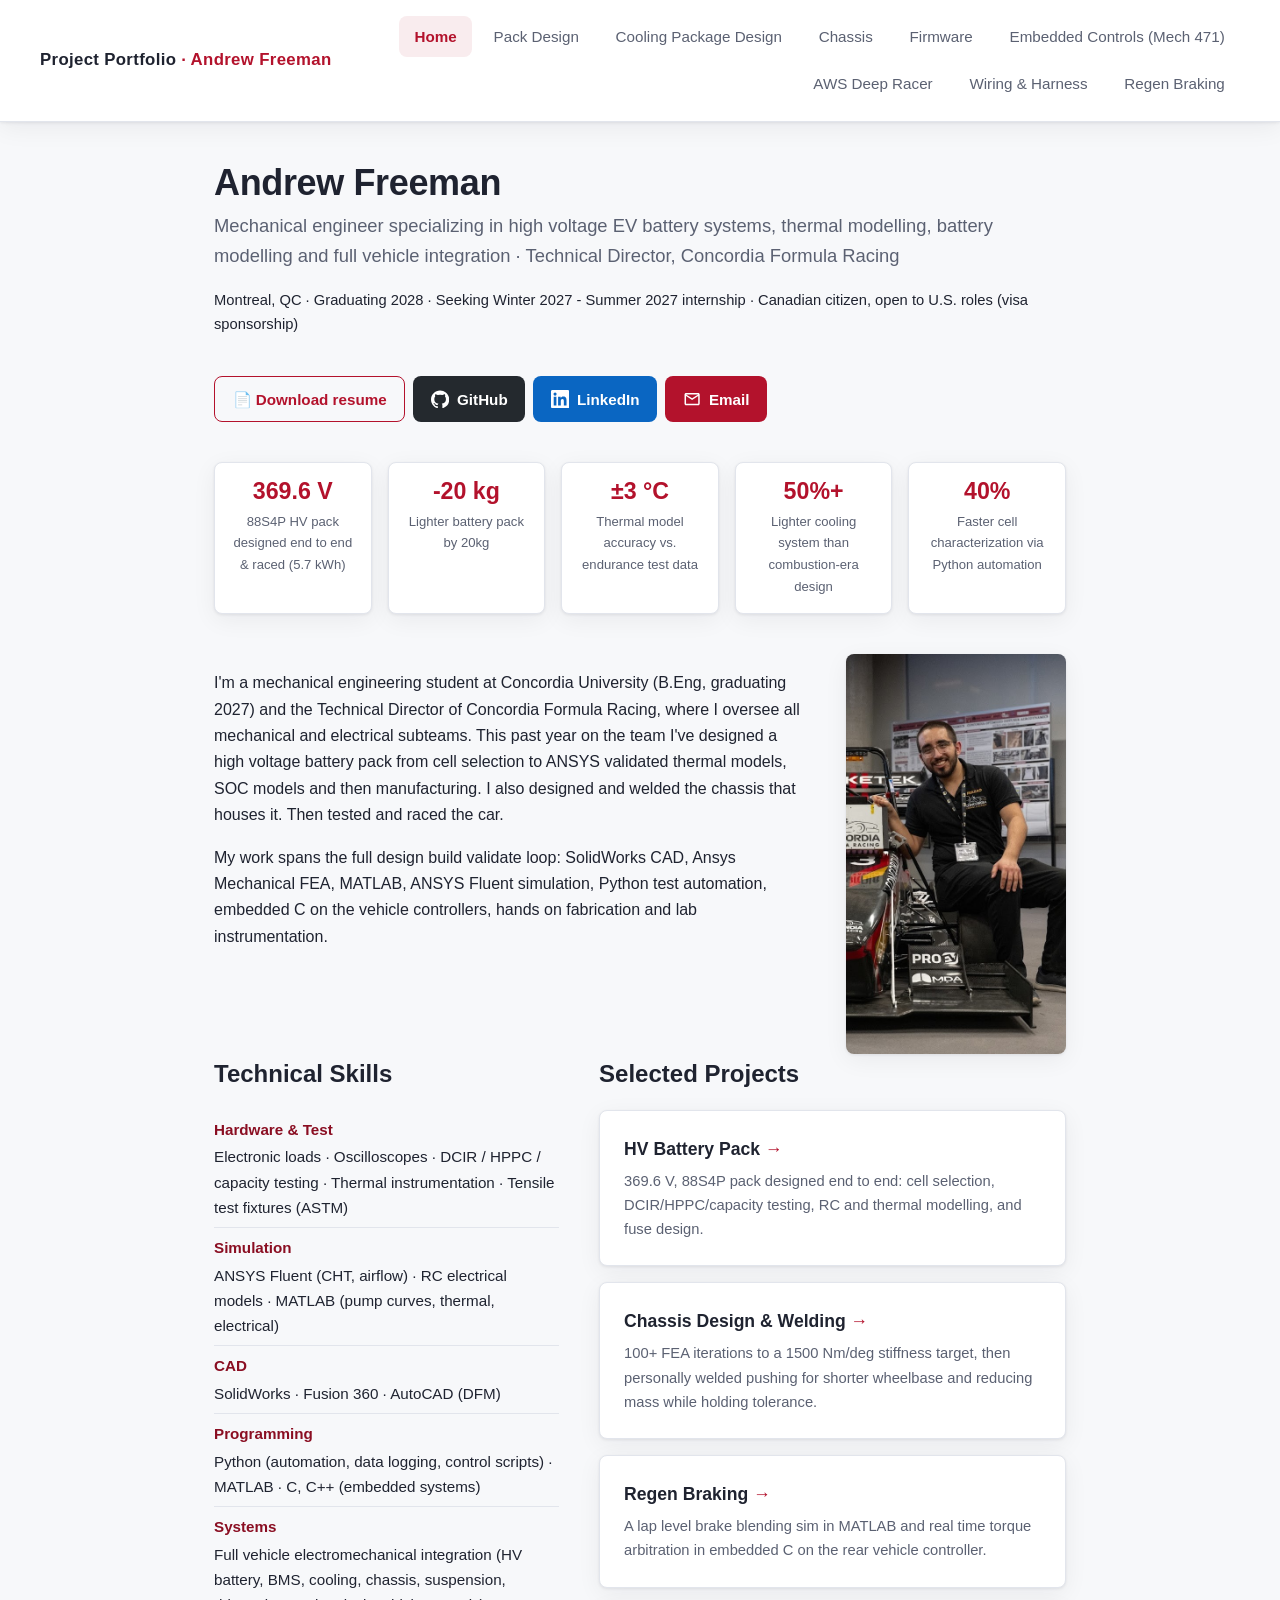
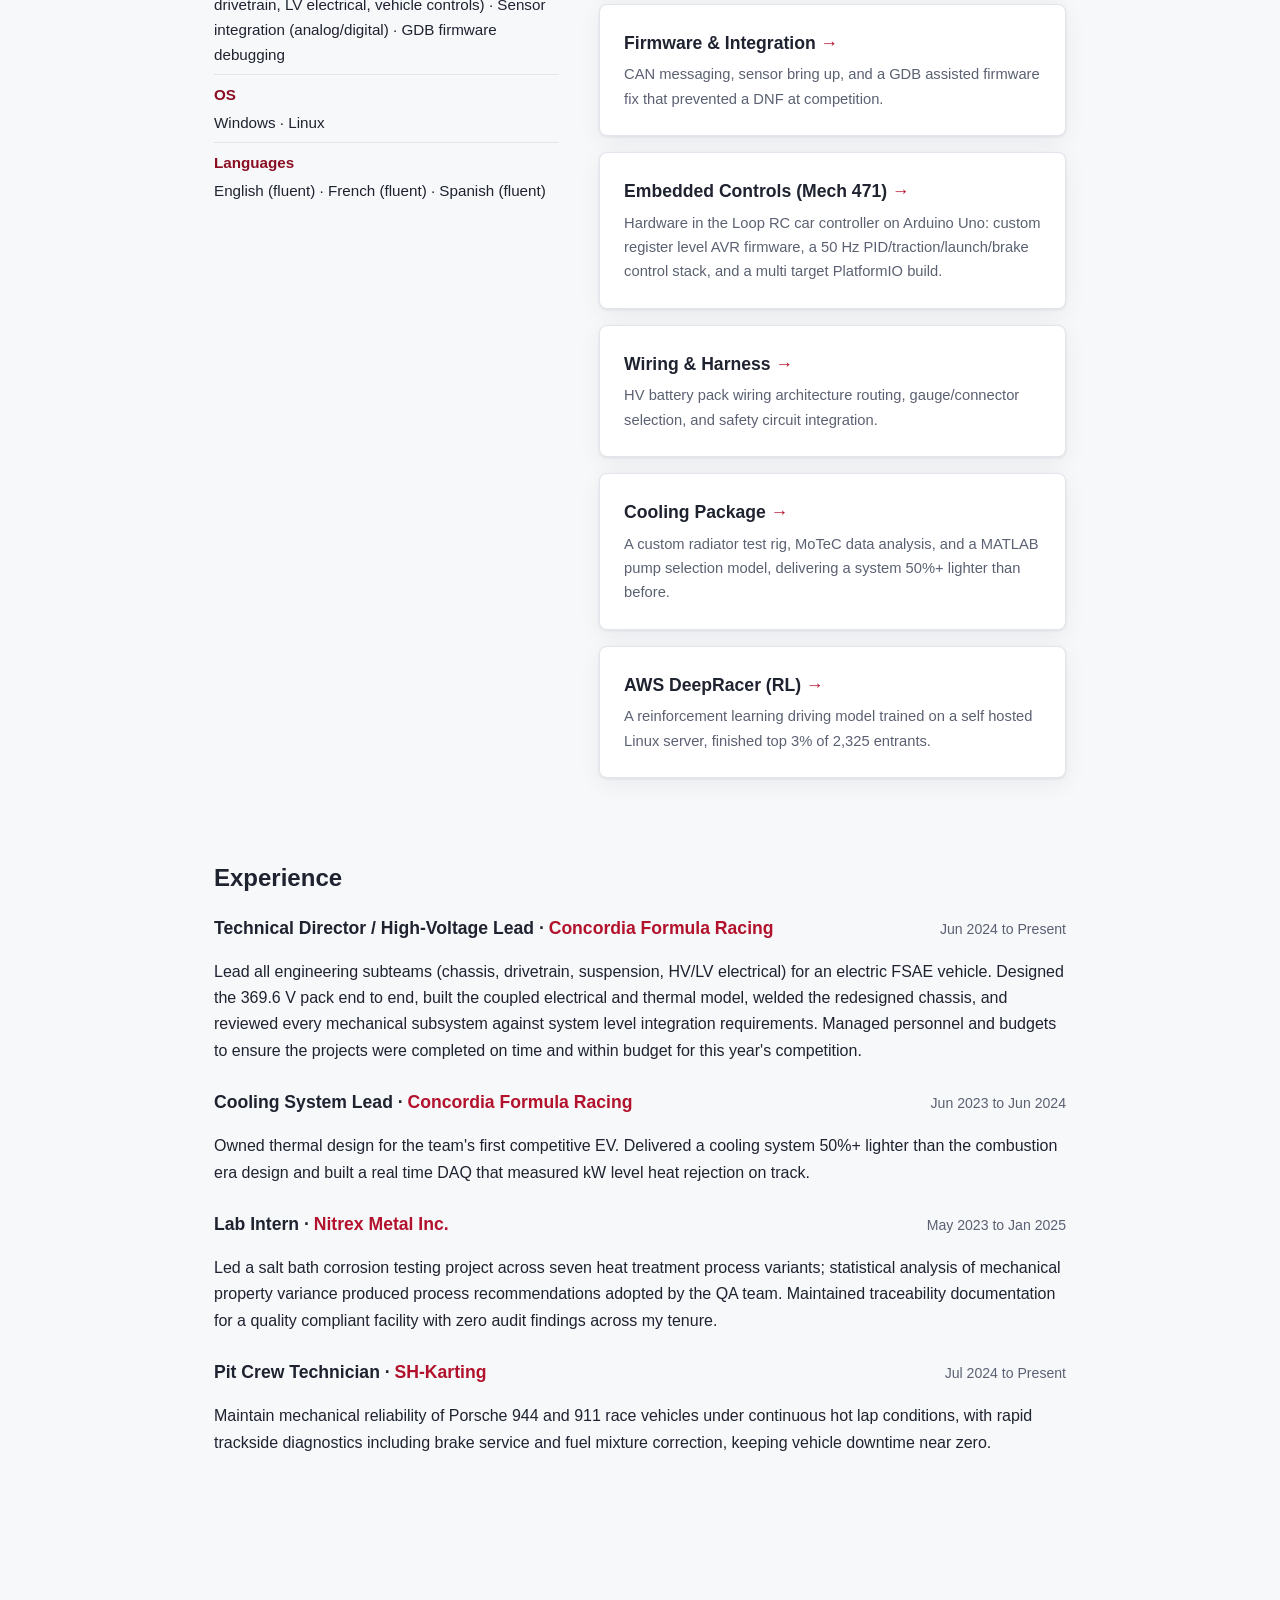
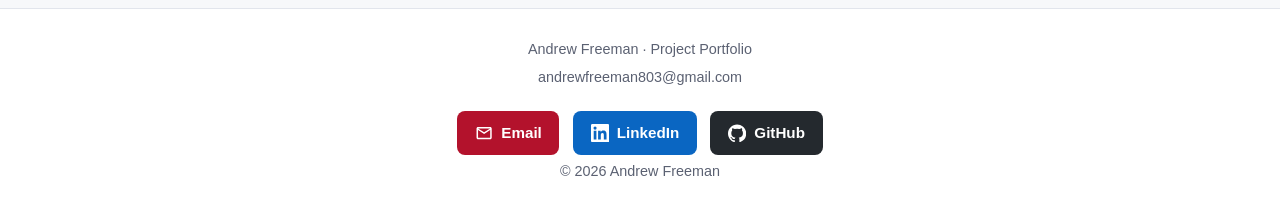
<file: index.html>
<!DOCTYPE html>
<html lang="en">
<head>
  <meta charset="UTF-8">
  <meta name="viewport" content="width=device-width, initial-scale=1.0">
  <title>Project Portfolio · Andrew Freeman</title>
  <meta name="description" content="Engineering project portfolio of Andrew Freeman, mechanical engineering student and Technical Director of Concordia Formula Racing.">
  <link rel="icon" href="favicon.svg">
  <link rel="canonical" href="https://freeman803.github.io/">
  <meta property="og:type" content="website">
  <meta property="og:title" content="Andrew Freeman · Project Portfolio">
  <meta property="og:description" content="Engineering project portfolio of Andrew Freeman, mechanical engineering student and Technical Director of Concordia Formula Racing.">
  <meta property="og:url" content="https://freeman803.github.io/">
  <meta property="og:image" content="https://freeman803.github.io/assets/images/Profile1.jpg">
  <meta name="twitter:card" content="summary_large_image">
  <meta name="twitter:title" content="Andrew Freeman · Project Portfolio">
  <meta name="twitter:description" content="Engineering project portfolio of Andrew Freeman, mechanical engineering student and Technical Director of Concordia Formula Racing.">
  <meta name="twitter:image" content="https://freeman803.github.io/assets/images/Profile1.jpg">
  <link rel="stylesheet" href="css/style.css">
</head>
<body>
  <a class="skip-link" href="#main-content">Skip to content</a>
  <!-- ============ CANONICAL HEADER (copy to every page) ============ -->
  <header class="site-header">
    <div class="site-header__inner">
      <a class="site-title" href="index.html">Project Portfolio <span>· Andrew Freeman</span></a>
      <button class="nav-toggle" aria-label="Toggle navigation" aria-controls="primary-nav" aria-expanded="false">☰</button>
      <ul class="nav" id="primary-nav">
        <li><a href="index.html" class="active" aria-current="page">Home</a></li>
        <li><a href="pack-design.html">Pack Design</a></li>
        <li><a href="cooling-package-design.html">Cooling Package Design</a></li>
        <li><a href="chassis.html">Chassis</a></li>
        <li><a href="firmware.html">Firmware</a></li>
        <li><a href="embedded-controls.html">Embedded Controls (Mech 471)</a></li>
        <li><a href="aws-deep-racer.html">AWS Deep Racer</a></li>
        <li><a href="wiring-harness.html">Wiring &amp; Harness</a></li>
        <li><a href="regen-braking.html">Regen Braking</a></li>
      </ul>
    </div>
  </header>
  <!-- ============ /HEADER ============ -->

  <main id="main-content">
    <h1 class="page-title">Andrew Freeman</h1>
    <p class="page-subtitle">
      Mechanical engineer specializing in high voltage EV battery systems, thermal
      modelling, battery modelling and full vehicle integration · Technical Director, Concordia Formula Racing
    </p>
    <p class="hero-meta">
      Montreal, QC · Graduating 2028 · Seeking Winter 2027 - Summer 2027 internship · Canadian citizen, open to U.S. roles (visa sponsorship)
    </p>

    <div class="hero-actions">
      <a class="btn btn-outline" href="assets/files/Andrew_Freeman_Resume.pdf" target="_blank" rel="noopener">📄 Download resume</a>
      <a class="btn btn-github" href="https://github.com/freeman803" target="_blank" rel="noopener">
        <svg viewBox="0 0 24 24" aria-hidden="true" focusable="false"><path d="M12 .5C5.37.5 0 5.87 0 12.5c0 5.3 3.44 9.8 8.21 11.39.6.11.82-.26.82-.58 0-.29-.01-1.04-.02-2.05-3.34.73-4.04-1.61-4.04-1.61-.55-1.39-1.34-1.76-1.34-1.76-1.09-.75.08-.73.08-.73 1.2.08 1.84 1.24 1.84 1.24 1.07 1.83 2.81 1.3 3.5.99.11-.78.42-1.3.76-1.6-2.67-.3-5.47-1.33-5.47-5.93 0-1.31.47-2.38 1.24-3.22-.12-.3-.54-1.52.12-3.18 0 0 1.01-.32 3.3 1.23a11.5 11.5 0 016 0c2.29-1.55 3.3-1.23 3.3-1.23.66 1.66.24 2.88.12 3.18.77.84 1.24 1.91 1.24 3.22 0 4.61-2.8 5.63-5.48 5.92.43.37.81 1.1.81 2.22 0 1.6-.01 2.9-.01 3.29 0 .32.21.7.82.58A12.01 12.01 0 0024 12.5C24 5.87 18.63.5 12 .5z"/></svg>
        GitHub
      </a>
      <a class="btn btn-linkedin" href="https://www.linkedin.com/in/andrew-freeman-411437264" target="_blank" rel="noopener">
        <svg viewBox="0 0 24 24" aria-hidden="true" focusable="false"><path d="M20.45 20.45h-3.56v-5.57c0-1.33-.02-3.04-1.85-3.04-1.85 0-2.14 1.45-2.14 2.94v5.67H9.34V9h3.41v1.56h.05c.48-.9 1.64-1.85 3.37-1.85 3.6 0 4.27 2.37 4.27 5.46v6.28zM5.34 7.43a2.06 2.06 0 110-4.13 2.06 2.06 0 010 4.13zM7.12 20.45H3.56V9h3.56v11.45zM22.22 0H1.77C.79 0 0 .77 0 1.72v20.56C0 23.23.79 24 1.77 24h20.45c.98 0 1.78-.77 1.78-1.72V1.72C24 .77 23.2 0 22.22 0z"/></svg>
        LinkedIn
      </a>
      <a class="btn btn-email" href="mailto:andrewfreeman803@gmail.com">
        <svg viewBox="0 0 24 24" aria-hidden="true" focusable="false"><path d="M22 6c0-1.1-.9-2-2-2H4c-1.1 0-2 .9-2 2v12c0 1.1.9 2 2 2h16c1.1 0 2-.9 2-2V6zm-2 0l-8 5-8-5h16zm0 12H4V8l8 5 8-5v10z"/></svg>
        Email
      </a>
    </div>

    <div class="stat-row">
      <div class="stat"><span class="stat__value">369.6 V</span><span class="stat__label">88S4P HV pack designed end to end &amp; raced (5.7 kWh)</span></div>
      <div class="stat"><span class="stat__value">-20 kg</span><span class="stat__label">Lighter battery pack by 20kg</span></div>
      <div class="stat"><span class="stat__value">±3 °C</span><span class="stat__label">Thermal model accuracy vs. endurance test data</span></div>
      <div class="stat"><span class="stat__value">50%+</span><span class="stat__label">Lighter cooling system than combustion-era design</span></div>
      <div class="stat"><span class="stat__value">40%</span><span class="stat__label">Faster cell characterization via Python automation</span></div>
    </div>
    <!-- TODO (competition result): once confirmed, add the team's result here, e.g.:
    <p class="hero-meta">Formula SAE [Event] [Year]: finished [P] overall · completed [N] endurance laps.</p>
    -->


    <div class="intro">
      <div>
        <p>
          I'm a mechanical engineering student at Concordia University (B.Eng, graduating
          2027) and the Technical Director of Concordia Formula Racing, where I oversee all mechanical and electrical subteams. 
          This past year on the team I've designed a high voltage battery pack from cell selection to
          ANSYS validated thermal models, SOC models and then manufacturing. I also designed and welded the chassis
          that houses it. Then tested and raced the car. 
        </p>
        <p>
          My work spans the full design build validate loop: SolidWorks CAD, Ansys Mechanical FEA, MATLAB, 
          ANSYS Fluent simulation, Python test automation, embedded C on the vehicle
          controllers, hands on fabrication and lab instrumentation. 
        </p>
      </div>

      <img class="intro__photo" src="assets/images/Profile1.jpg" alt="Andrew Freeman">
    </div>

    <div class="home-split">
    <section class="section">
      <h2>Technical Skills</h2>
      <div class="skills__list">
        <div class="skills__row">
          <span class="skills__cat">Hardware &amp; Test</span>
          <span class="skills__items">Electronic loads · Oscilloscopes · DCIR / HPPC / capacity testing · Thermal instrumentation · Tensile test fixtures (ASTM)</span>
        </div>
        <div class="skills__row">
          <span class="skills__cat">Simulation</span>
          <span class="skills__items">ANSYS Fluent (CHT, airflow) · RC electrical models · MATLAB (pump curves, thermal, electrical)</span>
        </div>
        <div class="skills__row">
          <span class="skills__cat">CAD</span>
          <span class="skills__items">SolidWorks · Fusion 360 · AutoCAD (DFM)</span>
        </div>
        <div class="skills__row">
          <span class="skills__cat">Programming</span>
          <span class="skills__items">Python (automation, data logging, control scripts) · MATLAB · C, C++ (embedded systems)</span>
        </div>
        <div class="skills__row">
          <span class="skills__cat">Systems</span>
          <span class="skills__items">Full vehicle electromechanical integration (HV battery, BMS, cooling, chassis, suspension, drivetrain, LV electrical, vehicle controls) · Sensor integration (analog/digital) · GDB firmware debugging</span>
        </div>
        <div class="skills__row">
          <span class="skills__cat">OS</span>
          <span class="skills__items">Windows · Linux</span>
        </div>
        <div class="skills__row">
          <span class="skills__cat">Languages</span>
          <span class="skills__items">English (fluent) · French (fluent) · Spanish (fluent)</span>
        </div>
      </div>
    </section>

    <section class="section">
      <h2>Selected Projects</h2>
      <div class="card-grid">
        <a class="card" href="pack-design.html">
          <p class="card__title">HV Battery Pack</p>
          <p class="card__desc">369.6 V, 88S4P pack designed end to end: cell selection, DCIR/HPPC/capacity testing, RC and thermal modelling, and fuse design.</p>
        </a>
        <a class="card" href="chassis.html">
          <p class="card__title">Chassis Design &amp; Welding</p>
          <p class="card__desc">100+ FEA iterations to a 1500 Nm/deg stiffness target, then personally welded pushing for shorter wheelbase and reducing mass while holding tolerance.</p>
        </a>
        <a class="card" href="regen-braking.html">
          <p class="card__title">Regen Braking</p>
          <p class="card__desc">A lap level brake blending sim in MATLAB and real time torque arbitration in embedded C on the rear vehicle controller.</p>
        </a>
        <a class="card" href="firmware.html">
          <p class="card__title">Firmware &amp; Integration</p>
          <p class="card__desc">CAN messaging, sensor bring up, and a GDB assisted firmware fix that prevented a DNF at competition.</p>
        </a>
        <a class="card" href="embedded-controls.html">
          <p class="card__title">Embedded Controls (Mech 471)</p>
          <p class="card__desc">Hardware in the Loop RC car controller on Arduino Uno: custom register level AVR firmware, a 50 Hz PID/traction/launch/brake control stack, and a multi target PlatformIO build.</p>
        </a>
        <a class="card" href="wiring-harness.html">
          <p class="card__title">Wiring &amp; Harness</p>
          <p class="card__desc">HV battery pack wiring architecture routing, gauge/connector selection, and safety circuit integration.</p>
        </a>
        <a class="card" href="cooling-package-design.html">
          <p class="card__title">Cooling Package</p>
          <p class="card__desc">A custom radiator test rig, MoTeC data analysis, and a MATLAB pump selection model, delivering a system 50%+ lighter than before.</p>
        </a>
        <a class="card" href="aws-deep-racer.html">
          <p class="card__title">AWS DeepRacer (RL)</p>
          <p class="card__desc">A reinforcement learning driving model trained on a self hosted Linux server, finished top 3% of 2,325 entrants.</p>
        </a>
      </div>
    </section>
    </div>

    <section class="section">
      <h2>Experience</h2>
      <div class="experience">
        <div class="experience__item">
          <div class="experience__head">
            <p class="experience__role">Technical Director / High-Voltage Lead · <span class="experience__org">Concordia Formula Racing</span></p>
            <span class="experience__dates">Jun 2024 to Present</span>
          </div>
          <p>Lead all engineering subteams (chassis, drivetrain, suspension, HV/LV electrical) for an electric FSAE vehicle. Designed the 369.6 V pack end to end, built the coupled electrical and thermal model, welded the redesigned chassis, and reviewed every mechanical subsystem against system level integration requirements.
          Managed personnel and budgets to ensure the projects were completed on time and within budget for this year's competition.
          </p>
        </div>
        <div class="experience__item">
          <div class="experience__head">
            <p class="experience__role">Cooling System Lead · <span class="experience__org">Concordia Formula Racing</span></p>
            <span class="experience__dates">Jun 2023 to Jun 2024</span>
          </div>
          <p>Owned thermal design for the team's first competitive EV. Delivered a cooling system 50%+ lighter than the combustion era design and built a real time DAQ that measured kW level heat rejection on track.</p>
        </div>
        <div class="experience__item">
          <div class="experience__head">
            <p class="experience__role">Lab Intern · <span class="experience__org">Nitrex Metal Inc.</span></p>
            <span class="experience__dates">May 2023 to Jan 2025</span>
          </div>
          <p>Led a salt bath corrosion testing project across seven heat treatment process variants; statistical analysis of mechanical property variance produced process recommendations adopted by the QA team. Maintained traceability documentation for a quality compliant facility with zero audit findings across my tenure.</p>
        </div>
        <div class="experience__item">
          <div class="experience__head">
            <p class="experience__role">Pit Crew Technician · <span class="experience__org">SH-Karting</span></p>
            <span class="experience__dates">Jul 2024 to Present</span>
          </div>
          <p>Maintain mechanical reliability of Porsche 944 and 911 race vehicles under continuous hot lap conditions, with rapid trackside diagnostics including brake service and fuel mixture correction, keeping vehicle downtime near zero.</p>
        </div>
      </div>
    </section>
  </main>

  <!-- ============ CANONICAL FOOTER (copy to every page) ============ -->
  <footer class="site-footer">
    <p>Andrew Freeman · Project Portfolio</p>
    <p>andrewfreeman803@gmail.com</p>
    <p><a class="btn btn-email" href="mailto:andrewfreeman803@gmail.com"><svg viewBox="0 0 24 24" aria-hidden="true" focusable="false"><path d="M22 6c0-1.1-.9-2-2-2H4c-1.1 0-2 .9-2 2v12c0 1.1.9 2 2 2h16c1.1 0 2-.9 2-2V6zm-2 0l-8 5-8-5h16zm0 12H4V8l8 5 8-5v10z"/></svg>Email</a></p>
    <p><a class="btn btn-linkedin" href="https://www.linkedin.com/in/andrew-freeman-411437264" target="_blank" rel="noopener" aria-label="LinkedIn"><svg viewBox="0 0 24 24" aria-hidden="true" focusable="false"><path d="M20.45 20.45h-3.56v-5.57c0-1.33-.02-3.04-1.85-3.04-1.85 0-2.14 1.45-2.14 2.94v5.67H9.34V9h3.41v1.56h.05c.48-.9 1.64-1.85 3.37-1.85 3.6 0 4.27 2.37 4.27 5.46v6.28zM5.34 7.43a2.06 2.06 0 110-4.13 2.06 2.06 0 010 4.13zM7.12 20.45H3.56V9h3.56v11.45zM22.22 0H1.77C.79 0 0 .77 0 1.72v20.56C0 23.23.79 24 1.77 24h20.45c.98 0 1.78-.77 1.78-1.72V1.72C24 .77 23.2 0 22.22 0z"/></svg>LinkedIn</a></p>
    <p><a class="btn btn-github" href="https://github.com/freeman803" target="_blank" rel="noopener" aria-label="GitHub"><svg viewBox="0 0 24 24" aria-hidden="true" focusable="false"><path d="M12 .5C5.37.5 0 5.87 0 12.5c0 5.3 3.44 9.8 8.21 11.39.6.11.82-.26.82-.58 0-.29-.01-1.04-.02-2.05-3.34.73-4.04-1.61-4.04-1.61-.55-1.39-1.34-1.76-1.34-1.76-1.09-.75.08-.73.08-.73 1.2.08 1.84 1.24 1.84 1.24 1.07 1.83 2.81 1.3 3.5.99.11-.78.42-1.3.76-1.6-2.67-.3-5.47-1.33-5.47-5.93 0-1.31.47-2.38 1.24-3.22-.12-.3-.54-1.52.12-3.18 0 0 1.01-.32 3.3 1.23a11.5 11.5 0 016 0c2.29-1.55 3.3-1.23 3.3-1.23.66 1.66.24 2.88.12 3.18.77.84 1.24 1.91 1.24 3.22 0 4.61-2.8 5.63-5.48 5.92.43.37.81 1.1.81 2.22 0 1.6-.01 2.9-.01 3.29 0 .32.21.7.82.58A12.01 12.01 0 0024 12.5C24 5.87 18.63.5 12 .5z"/></svg>GitHub</a></p>
    <p>&copy; 2026 Andrew Freeman</p>
  </footer>
  <!-- ============ /FOOTER ============ -->

  <script src="js/nav.js"></script>
</body>
</html>
</file>
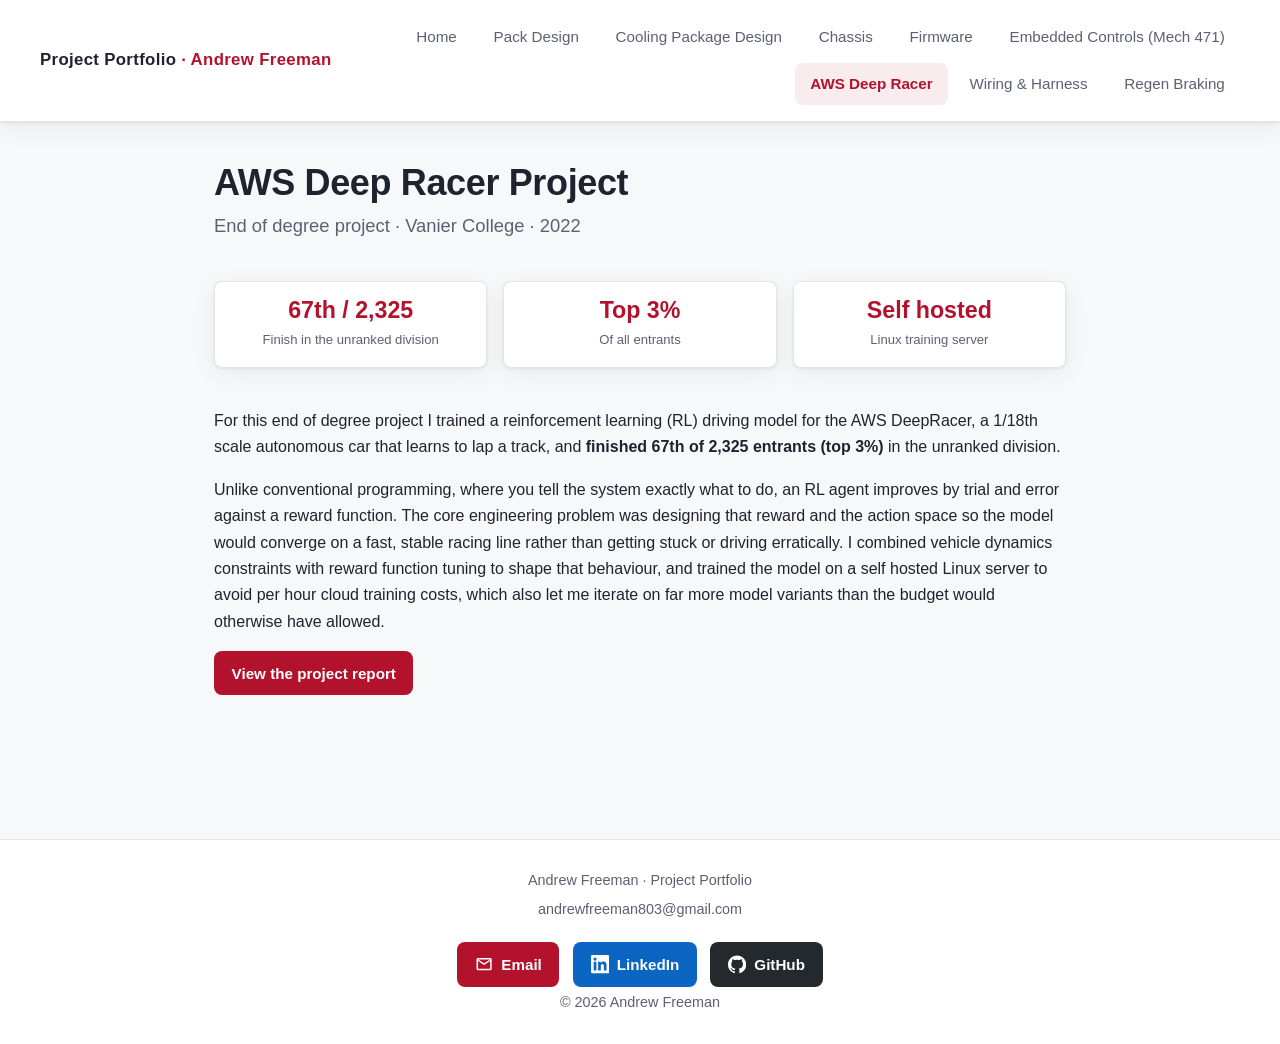
<file: aws-deep-racer.html>
<!DOCTYPE html>
<html lang="en">
<head>
  <meta charset="UTF-8">
  <meta name="viewport" content="width=device-width, initial-scale=1.0">
  <title>AWS Deep Racer · Andrew Freeman</title>
  <meta name="description" content="AWS DeepRacer reinforcement learning project: a simulation environment for training autonomous racing models.">
  <link rel="icon" href="favicon.svg">
  <link rel="canonical" href="https://freeman803.github.io/aws-deep-racer.html">
  <meta property="og:type" content="website">
  <meta property="og:title" content="AWS Deep Racer · Andrew Freeman">
  <meta property="og:description" content="AWS DeepRacer reinforcement learning project: a simulation environment for training autonomous racing models.">
  <meta property="og:url" content="https://freeman803.github.io/aws-deep-racer.html">
  <meta property="og:image" content="https://freeman803.github.io/assets/images/Profile1.jpg">
  <meta name="twitter:card" content="summary_large_image">
  <meta name="twitter:title" content="AWS Deep Racer · Andrew Freeman">
  <meta name="twitter:description" content="AWS DeepRacer reinforcement learning project: a simulation environment for training autonomous racing models.">
  <meta name="twitter:image" content="https://freeman803.github.io/assets/images/Profile1.jpg">
  <link rel="stylesheet" href="css/style.css">
</head>
<body>
  <a class="skip-link" href="#main-content">Skip to content</a>
  <!-- ============ CANONICAL HEADER (copy to every page) ============ -->
  <header class="site-header">
    <div class="site-header__inner">
      <a class="site-title" href="index.html">Project Portfolio <span>· Andrew Freeman</span></a>
      <button class="nav-toggle" aria-label="Toggle navigation" aria-controls="primary-nav" aria-expanded="false">☰</button>
      <ul class="nav" id="primary-nav">
        <li><a href="index.html">Home</a></li>
        <li><a href="pack-design.html">Pack Design</a></li>
        <li><a href="cooling-package-design.html">Cooling Package Design</a></li>
        <li><a href="chassis.html">Chassis</a></li>
        <li><a href="firmware.html">Firmware</a></li>
        <li><a href="embedded-controls.html">Embedded Controls (Mech 471)</a></li>
        <li><a href="aws-deep-racer.html" class="active" aria-current="page">AWS Deep Racer</a></li>
        <li><a href="wiring-harness.html">Wiring &amp; Harness</a></li>
        <li><a href="regen-braking.html">Regen Braking</a></li>
      </ul>
    </div>
  </header>
  <!-- ============ /HEADER ============ -->

  <main id="main-content">
    <h1 class="page-title">AWS Deep Racer Project</h1>
    <p class="page-subtitle">End of degree project · Vanier College · 2022</p>

    <section class="section">
      <div class="stat-row">
        <div class="stat"><span class="stat__value">67th / 2,325</span><span class="stat__label">Finish in the unranked division</span></div>
        <div class="stat"><span class="stat__value">Top 3%</span><span class="stat__label">Of all entrants</span></div>
        <div class="stat"><span class="stat__value">Self hosted</span><span class="stat__label">Linux training server</span></div>
      </div>

      <p>
        For this end of degree project I trained a reinforcement learning (RL) driving model
        for the AWS DeepRacer, a 1/18th scale autonomous car that learns to lap a track,
        and <strong>finished 67th of 2,325 entrants (top 3%)</strong> in the unranked division.
      </p>
      <p>
        Unlike conventional programming, where you tell the system exactly what to do, an RL
        agent improves by trial and error against a reward function. The core engineering
        problem was designing that reward and the action space so the model would converge on
        a fast, stable racing line rather than getting stuck or driving erratically. I
        combined vehicle dynamics constraints with reward function tuning to shape that
        behaviour, and trained the model on a self hosted Linux server to avoid per hour cloud
        training costs, which also let me iterate on far more model variants than the budget
        would otherwise have allowed.
      </p>
      <p>
        <a class="btn" href="https://htmlpreview.github.io/?https://github.com/freeman803/ESP/blob/main/index.html" target="_blank" rel="noopener">
          View the project report
        </a>
      </p>
    </section>
  </main>

  <!-- ============ CANONICAL FOOTER (copy to every page) ============ -->
  <footer class="site-footer">
    <p>Andrew Freeman · Project Portfolio</p>
    <p>andrewfreeman803@gmail.com</p>
    <p><a class="btn btn-email" href="mailto:andrewfreeman803@gmail.com"><svg viewBox="0 0 24 24" aria-hidden="true" focusable="false"><path d="M22 6c0-1.1-.9-2-2-2H4c-1.1 0-2 .9-2 2v12c0 1.1.9 2 2 2h16c1.1 0 2-.9 2-2V6zm-2 0l-8 5-8-5h16zm0 12H4V8l8 5 8-5v10z"/></svg>Email</a></p>
    <p><a class="btn btn-linkedin" href="https://www.linkedin.com/in/andrew-freeman-411437264" target="_blank" rel="noopener" aria-label="LinkedIn"><svg viewBox="0 0 24 24" aria-hidden="true" focusable="false"><path d="M20.45 20.45h-3.56v-5.57c0-1.33-.02-3.04-1.85-3.04-1.85 0-2.14 1.45-2.14 2.94v5.67H9.34V9h3.41v1.56h.05c.48-.9 1.64-1.85 3.37-1.85 3.6 0 4.27 2.37 4.27 5.46v6.28zM5.34 7.43a2.06 2.06 0 110-4.13 2.06 2.06 0 010 4.13zM7.12 20.45H3.56V9h3.56v11.45zM22.22 0H1.77C.79 0 0 .77 0 1.72v20.56C0 23.23.79 24 1.77 24h20.45c.98 0 1.78-.77 1.78-1.72V1.72C24 .77 23.2 0 22.22 0z"/></svg>LinkedIn</a></p>
    <p><a class="btn btn-github" href="https://github.com/freeman803" target="_blank" rel="noopener" aria-label="GitHub"><svg viewBox="0 0 24 24" aria-hidden="true" focusable="false"><path d="M12 .5C5.37.5 0 5.87 0 12.5c0 5.3 3.44 9.8 8.21 11.39.6.11.82-.26.82-.58 0-.29-.01-1.04-.02-2.05-3.34.73-4.04-1.61-4.04-1.61-.55-1.39-1.34-1.76-1.34-1.76-1.09-.75.08-.73.08-.73 1.2.08 1.84 1.24 1.84 1.24 1.07 1.83 2.81 1.3 3.5.99.11-.78.42-1.3.76-1.6-2.67-.3-5.47-1.33-5.47-5.93 0-1.31.47-2.38 1.24-3.22-.12-.3-.54-1.52.12-3.18 0 0 1.01-.32 3.3 1.23a11.5 11.5 0 016 0c2.29-1.55 3.3-1.23 3.3-1.23.66 1.66.24 2.88.12 3.18.77.84 1.24 1.91 1.24 3.22 0 4.61-2.8 5.63-5.48 5.92.43.37.81 1.1.81 2.22 0 1.6-.01 2.9-.01 3.29 0 .32.21.7.82.58A12.01 12.01 0 0024 12.5C24 5.87 18.63.5 12 .5z"/></svg>GitHub</a></p>
    <p>&copy; 2026 Andrew Freeman</p>
  </footer>
  <!-- ============ /FOOTER ============ -->

  <script src="js/nav.js"></script>
</body>
</html>
</file>
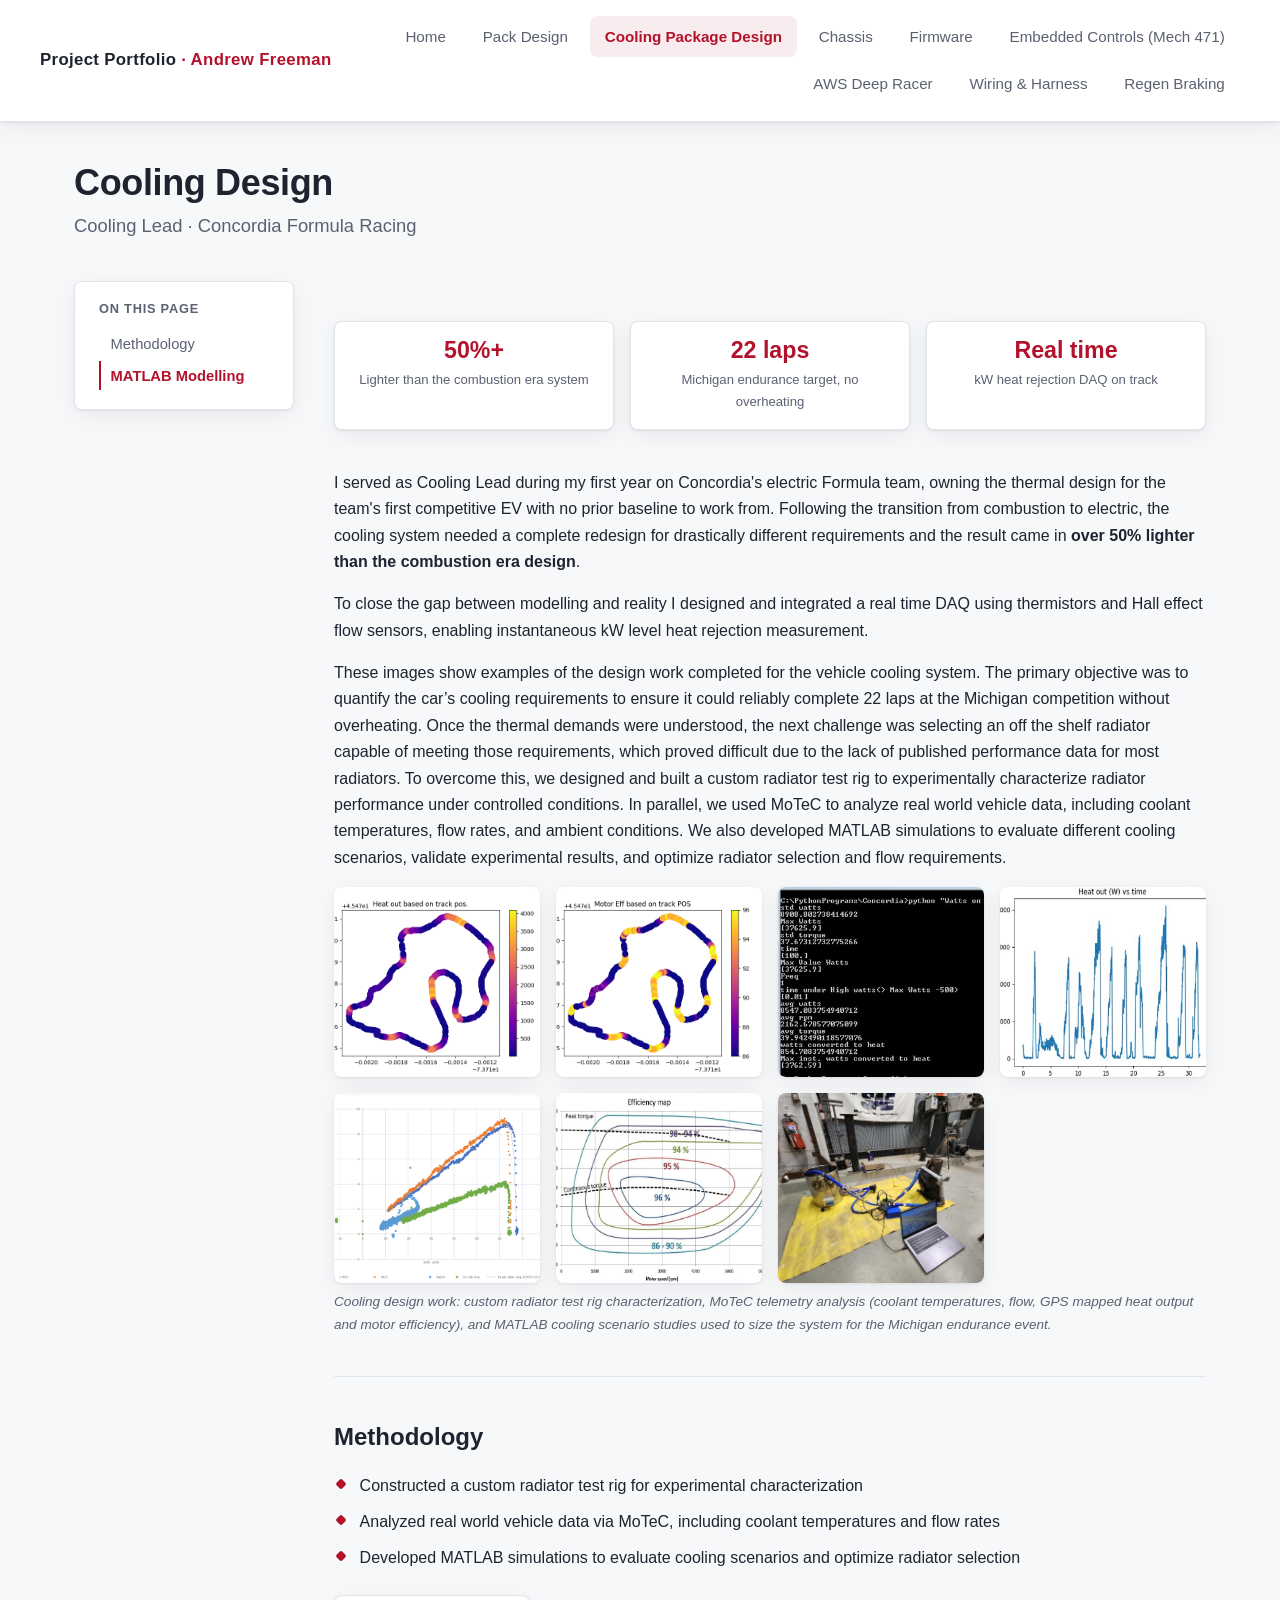
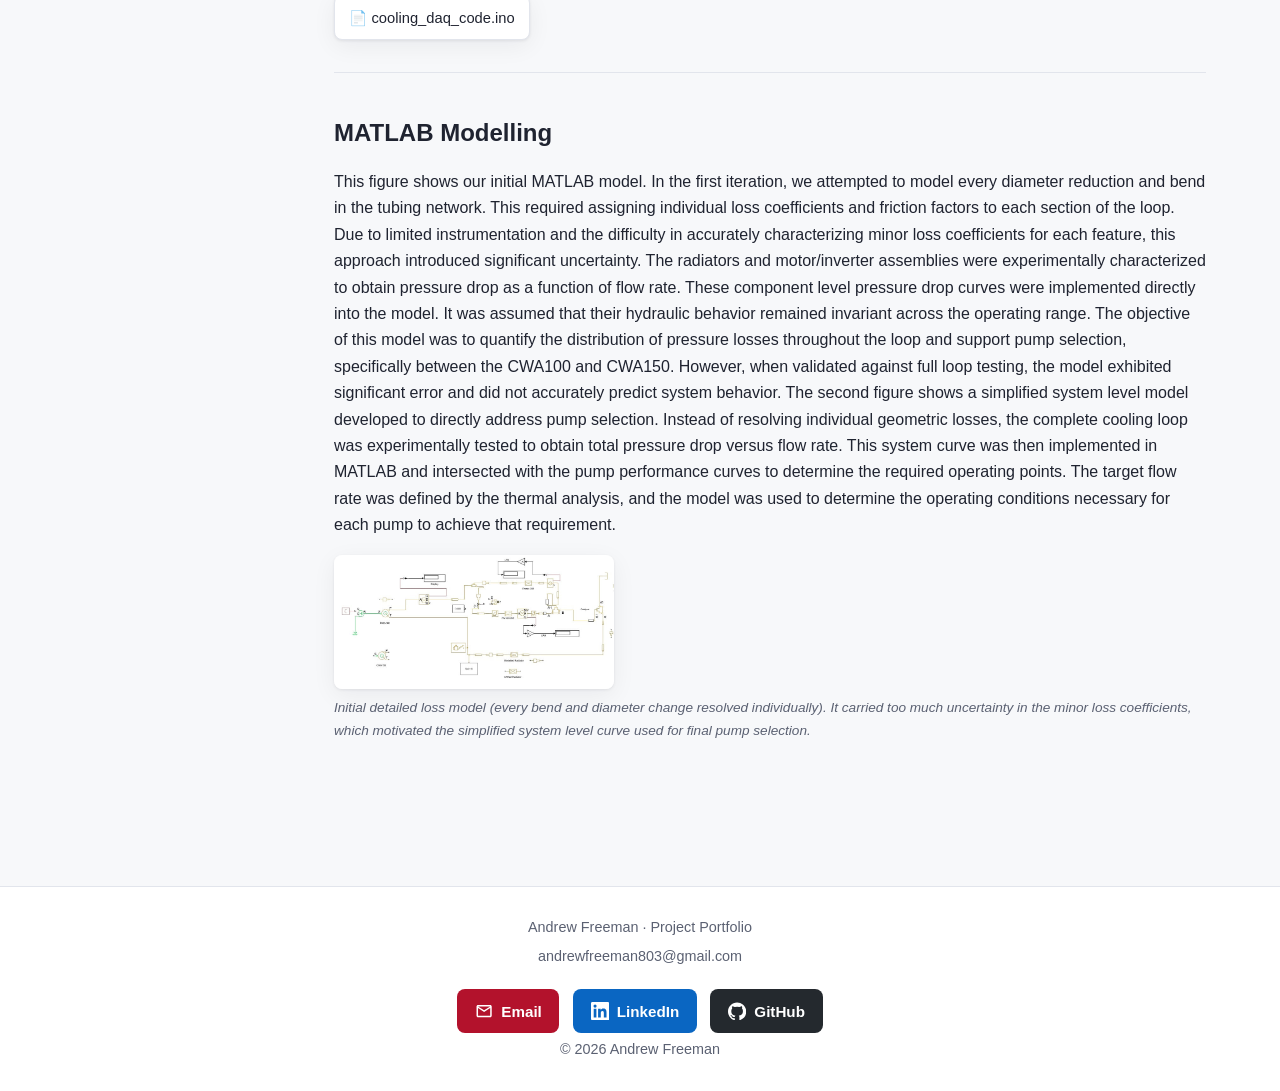
<file: cooling-package-design.html>
<!DOCTYPE html>
<html lang="en">
<head>
  <meta charset="UTF-8">
  <meta name="viewport" content="width=device-width, initial-scale=1.0">
  <title>Cooling Design · Andrew Freeman</title>
  <meta name="description" content="Cooling package design for Concordia's electric Formula car: radiator characterization, MoTeC data analysis, and MATLAB modelling.">
  <link rel="icon" href="favicon.svg">
  <link rel="canonical" href="https://freeman803.github.io/cooling-package-design.html">
  <meta property="og:type" content="website">
  <meta property="og:title" content="Cooling Design · Andrew Freeman">
  <meta property="og:description" content="Cooling package design for Concordia's electric Formula car: radiator characterization, MoTeC data analysis, and MATLAB modelling.">
  <meta property="og:url" content="https://freeman803.github.io/cooling-package-design.html">
  <meta property="og:image" content="https://freeman803.github.io/assets/images/cooling/gps-heat-out-orig_orig.png">
  <meta name="twitter:card" content="summary_large_image">
  <meta name="twitter:title" content="Cooling Design · Andrew Freeman">
  <meta name="twitter:description" content="Cooling package design for Concordia's electric Formula car: radiator characterization, MoTeC data analysis, and MATLAB modelling.">
  <meta name="twitter:image" content="https://freeman803.github.io/assets/images/cooling/gps-heat-out-orig_orig.png">
  <link rel="stylesheet" href="css/style.css">
</head>
<body>
  <a class="skip-link" href="#main-content">Skip to content</a>
  <!-- ============ CANONICAL HEADER (copy to every page) ============ -->
  <header class="site-header">
    <div class="site-header__inner">
      <a class="site-title" href="index.html">Project Portfolio <span>· Andrew Freeman</span></a>
      <button class="nav-toggle" aria-label="Toggle navigation" aria-controls="primary-nav" aria-expanded="false">☰</button>
      <ul class="nav" id="primary-nav">
        <li><a href="index.html">Home</a></li>
        <li><a href="pack-design.html">Pack Design</a></li>
        <li><a href="cooling-package-design.html" class="active" aria-current="page">Cooling Package Design</a></li>
        <li><a href="chassis.html">Chassis</a></li>
        <li><a href="firmware.html">Firmware</a></li>
        <li><a href="embedded-controls.html">Embedded Controls (Mech 471)</a></li>
        <li><a href="aws-deep-racer.html">AWS Deep Racer</a></li>
        <li><a href="wiring-harness.html">Wiring &amp; Harness</a></li>
        <li><a href="regen-braking.html">Regen Braking</a></li>
      </ul>
    </div>
  </header>
  <!-- ============ /HEADER ============ -->

  <main class="has-toc" id="main-content">
    <h1 class="page-title">Cooling Design</h1>
    <p class="page-subtitle">Cooling Lead · Concordia Formula Racing</p>

    <div class="page-layout">
    <nav class="toc" aria-label="On this page">
      <p class="toc__title">On this page</p>
      <ul>
        <li><a href="#methodology">Methodology</a></li>
        <li><a href="#matlab-modelling">MATLAB Modelling</a></li>
      </ul>
    </nav>

    <div class="page-content">
    <section class="section">
      <div class="stat-row">
        <div class="stat"><span class="stat__value">50%+</span><span class="stat__label">Lighter than the combustion era system</span></div>
        <div class="stat"><span class="stat__value">22 laps</span><span class="stat__label">Michigan endurance target, no overheating</span></div>
        <div class="stat"><span class="stat__value">Real time</span><span class="stat__label">kW heat rejection DAQ on track</span></div>
      </div>

      <p>
        I served as Cooling Lead during my first year on Concordia's electric Formula team,
        owning the thermal design for the team's first competitive EV with no prior baseline
        to work from. Following the transition from combustion to electric, the cooling
        system needed a complete redesign for drastically different requirements and the
        result came in <strong>over 50% lighter than the combustion era design</strong>.
      </p>
      <p>
        To close the gap between modelling and reality I designed and integrated a real time
        DAQ using thermistors and Hall effect flow sensors, enabling instantaneous kW level
        heat rejection measurement.
      </p>
      <p>
These images show examples of the design work completed for the vehicle cooling system. The primary objective was to quantify the car’s cooling requirements to ensure it could reliably complete 22 laps at the Michigan competition without overheating. Once the thermal demands were understood, the next challenge was selecting an off the shelf radiator capable of meeting those requirements, which proved difficult due to the lack of published performance data for most radiators.
To overcome this, we designed and built a custom radiator test rig to experimentally characterize radiator performance under controlled conditions. In parallel, we used MoTeC to analyze real world vehicle data, including coolant temperatures, flow rates, and ambient conditions. We also developed MATLAB simulations to evaluate different cooling scenarios, validate experimental results, and optimize radiator selection and flow requirements.
      </p>
      <div class="image-grid image-grid--gallery">
        <img src="assets/images/cooling/gps-heat-out-orig_orig.png" alt="GPS-mapped heat-rejection output around the track from MoTeC data" loading="lazy">
        <img src="assets/images/cooling/motor-eff-gps-1-orig_orig.png" alt="GPS-mapped motor efficiency around the track from MoTeC data" loading="lazy">
        <img src="assets/images/cooling/screenshot-2025-03-30-120032-orig_orig.png" alt="MATLAB cooling-scenario analysis plot" loading="lazy">
        <img src="assets/images/cooling/screenshot-2025-03-30-120046-orig_orig.png" alt="Radiator performance characterization plot" loading="lazy">
        <img src="assets/images/cooling/screenshot-2025-03-30-120117-orig_orig.png" alt="Pump operating-point selection plot" loading="lazy">
        <img src="assets/images/cooling/screenshot-2026-02-13-211814-orig_orig.jpg" alt="Custom radiator test rig built to characterize radiator performance" loading="lazy">
        <img src="assets/images/cooling/shared-image-2-orig_orig.jpg" alt="Cooling system components installed on the car" loading="lazy">
      </div>
      <p class="figure-caption">Cooling design work: custom radiator test rig characterization, MoTeC telemetry analysis (coolant temperatures, flow, GPS mapped heat output and motor efficiency), and MATLAB cooling scenario studies used to size the system for the Michigan endurance event.</p>
    </section>

    <section class="section" id="methodology">
      <h2>Methodology</h2>
      <ul class="bullet-list">
        <li>Constructed a custom radiator test rig for experimental characterization</li>
        <li>Analyzed real world vehicle data via MoTeC, including coolant temperatures and flow rates</li>
        <li>Developed MATLAB simulations to evaluate cooling scenarios and optimize radiator selection</li>
      </ul>
      <a class="download" href="assets/files/cooling_daq_code.ino">
        📄 cooling_daq_code.ino
      </a>
    </section>

    <section class="section" id="matlab-modelling">
      <h2>MATLAB Modelling</h2>
      <p>
        This figure shows our initial MATLAB model. In the first iteration, we attempted to model every diameter reduction and bend in the tubing network. This required assigning individual loss coefficients and friction factors to each section of the loop. Due to limited instrumentation and the difficulty in accurately characterizing minor loss coefficients for each feature, this approach introduced significant uncertainty.
The radiators and motor/inverter assemblies were experimentally characterized to obtain pressure drop as a function of flow rate. These component level pressure drop curves were implemented directly into the model. It was assumed that their hydraulic behavior remained invariant across the operating range.
The objective of this model was to quantify the distribution of pressure losses throughout the loop and support pump selection, specifically between the CWA100 and CWA150. However, when validated against full loop testing, the model exhibited significant error and did not accurately predict system behavior.
The second figure shows a simplified system level model developed to directly address pump selection. Instead of resolving individual geometric losses, the complete cooling loop was experimentally tested to obtain total pressure drop versus flow rate. This system curve was then implemented in MATLAB and intersected with the pump performance curves to determine the required operating points. The target flow rate was defined by the thermal analysis, and the model was used to determine the operating conditions necessary for each pump to achieve that requirement.
      </p>
      <div class="image-grid">
        <img src="assets/images/screenshot-2026-02-13-220708-orig_orig.jpg" alt="Initial MATLAB cooling-loop pressure-loss model" width="886" height="427" loading="lazy">
      </div>
      <p class="figure-caption">Initial detailed loss model (every bend and diameter change resolved individually). It carried too much uncertainty in the minor loss coefficients, which motivated the simplified system level curve used for final pump selection.</p>
    </section>
    </div>
    </div>
  </main>

  <!-- ============ CANONICAL FOOTER (copy to every page) ============ -->
  <footer class="site-footer">
    <p>Andrew Freeman · Project Portfolio</p>
    <p>andrewfreeman803@gmail.com</p>
    <p><a class="btn btn-email" href="mailto:andrewfreeman803@gmail.com"><svg viewBox="0 0 24 24" aria-hidden="true" focusable="false"><path d="M22 6c0-1.1-.9-2-2-2H4c-1.1 0-2 .9-2 2v12c0 1.1.9 2 2 2h16c1.1 0 2-.9 2-2V6zm-2 0l-8 5-8-5h16zm0 12H4V8l8 5 8-5v10z"/></svg>Email</a></p>
    <p><a class="btn btn-linkedin" href="https://www.linkedin.com/in/andrew-freeman-411437264" target="_blank" rel="noopener" aria-label="LinkedIn"><svg viewBox="0 0 24 24" aria-hidden="true" focusable="false"><path d="M20.45 20.45h-3.56v-5.57c0-1.33-.02-3.04-1.85-3.04-1.85 0-2.14 1.45-2.14 2.94v5.67H9.34V9h3.41v1.56h.05c.48-.9 1.64-1.85 3.37-1.85 3.6 0 4.27 2.37 4.27 5.46v6.28zM5.34 7.43a2.06 2.06 0 110-4.13 2.06 2.06 0 010 4.13zM7.12 20.45H3.56V9h3.56v11.45zM22.22 0H1.77C.79 0 0 .77 0 1.72v20.56C0 23.23.79 24 1.77 24h20.45c.98 0 1.78-.77 1.78-1.72V1.72C24 .77 23.2 0 22.22 0z"/></svg>LinkedIn</a></p>
    <p><a class="btn btn-github" href="https://github.com/freeman803" target="_blank" rel="noopener" aria-label="GitHub"><svg viewBox="0 0 24 24" aria-hidden="true" focusable="false"><path d="M12 .5C5.37.5 0 5.87 0 12.5c0 5.3 3.44 9.8 8.21 11.39.6.11.82-.26.82-.58 0-.29-.01-1.04-.02-2.05-3.34.73-4.04-1.61-4.04-1.61-.55-1.39-1.34-1.76-1.34-1.76-1.09-.75.08-.73.08-.73 1.2.08 1.84 1.24 1.84 1.24 1.07 1.83 2.81 1.3 3.5.99.11-.78.42-1.3.76-1.6-2.67-.3-5.47-1.33-5.47-5.93 0-1.31.47-2.38 1.24-3.22-.12-.3-.54-1.52.12-3.18 0 0 1.01-.32 3.3 1.23a11.5 11.5 0 016 0c2.29-1.55 3.3-1.23 3.3-1.23.66 1.66.24 2.88.12 3.18.77.84 1.24 1.91 1.24 3.22 0 4.61-2.8 5.63-5.48 5.92.43.37.81 1.1.81 2.22 0 1.6-.01 2.9-.01 3.29 0 .32.21.7.82.58A12.01 12.01 0 0024 12.5C24 5.87 18.63.5 12 .5z"/></svg>GitHub</a></p>
    <p>&copy; 2026 Andrew Freeman</p>
  </footer>
  <!-- ============ /FOOTER ============ -->

  <script src="js/nav.js"></script>
</body>
</html>
</file>
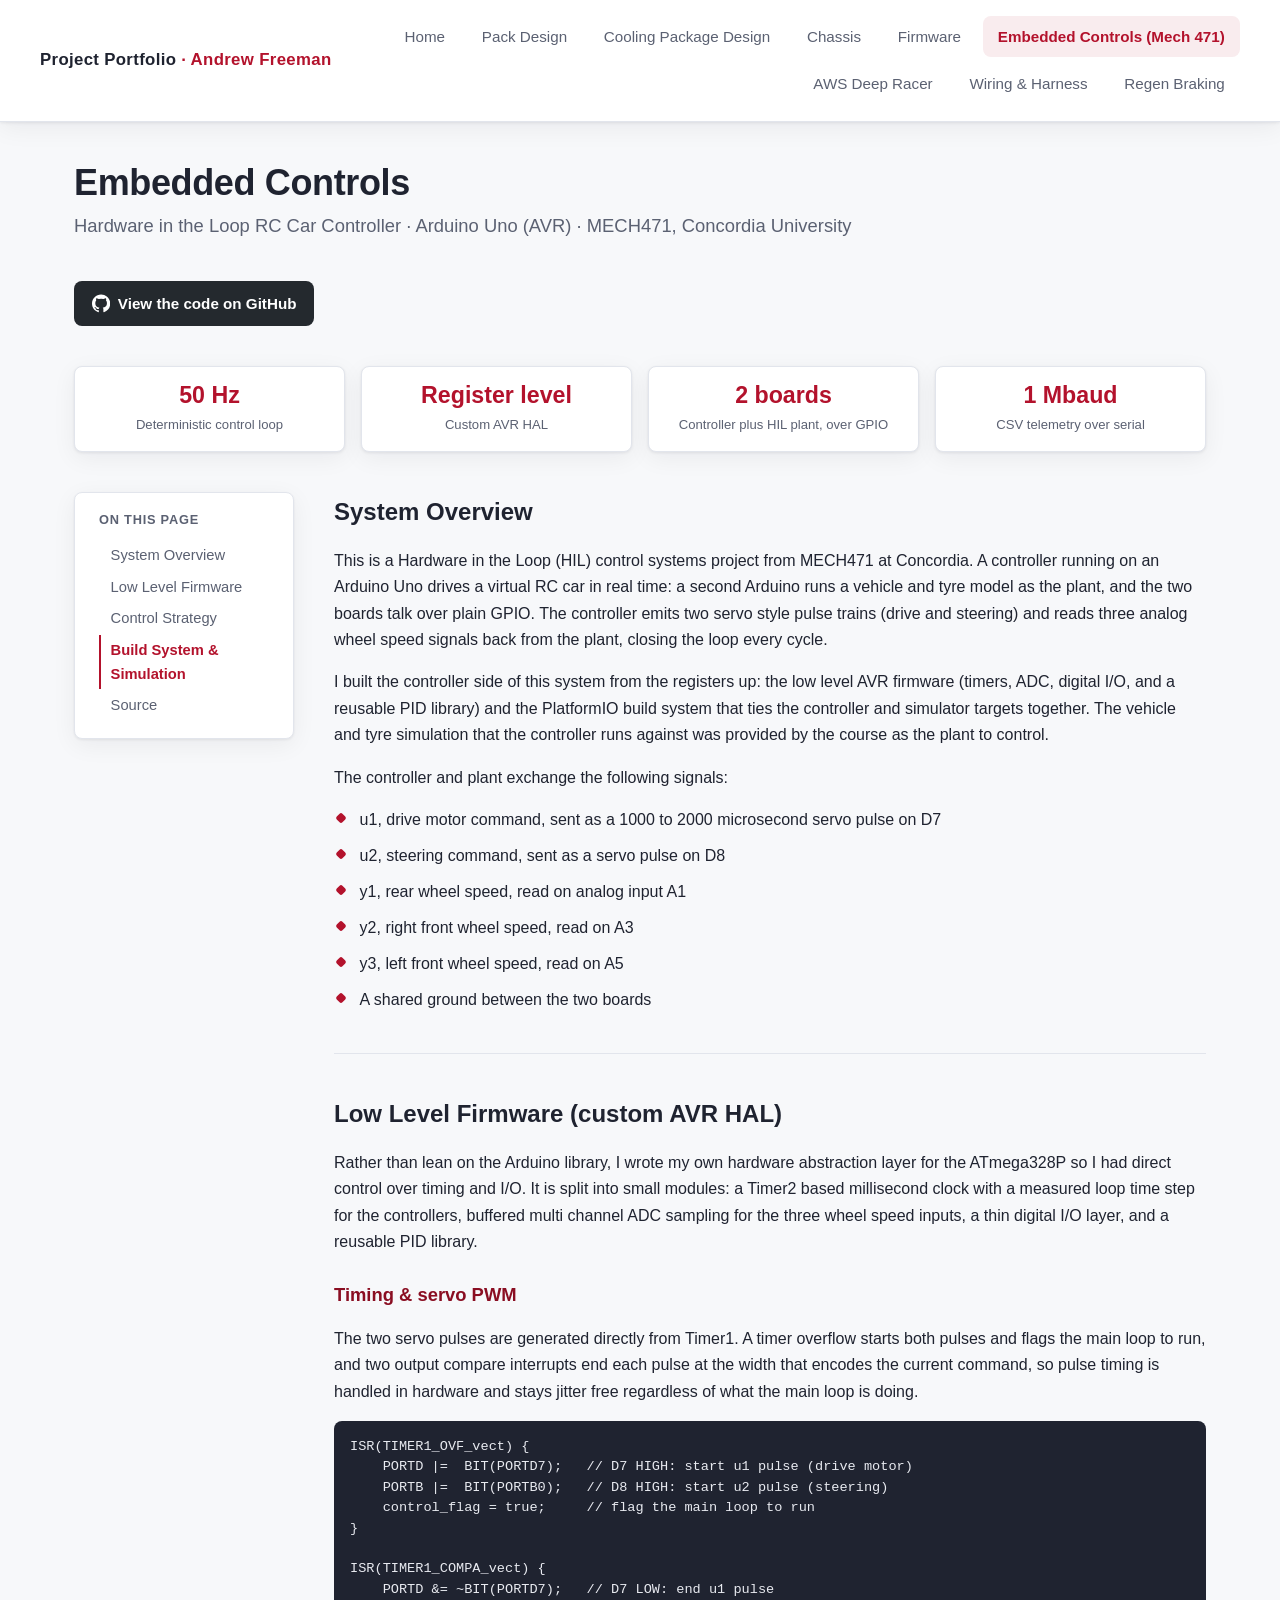
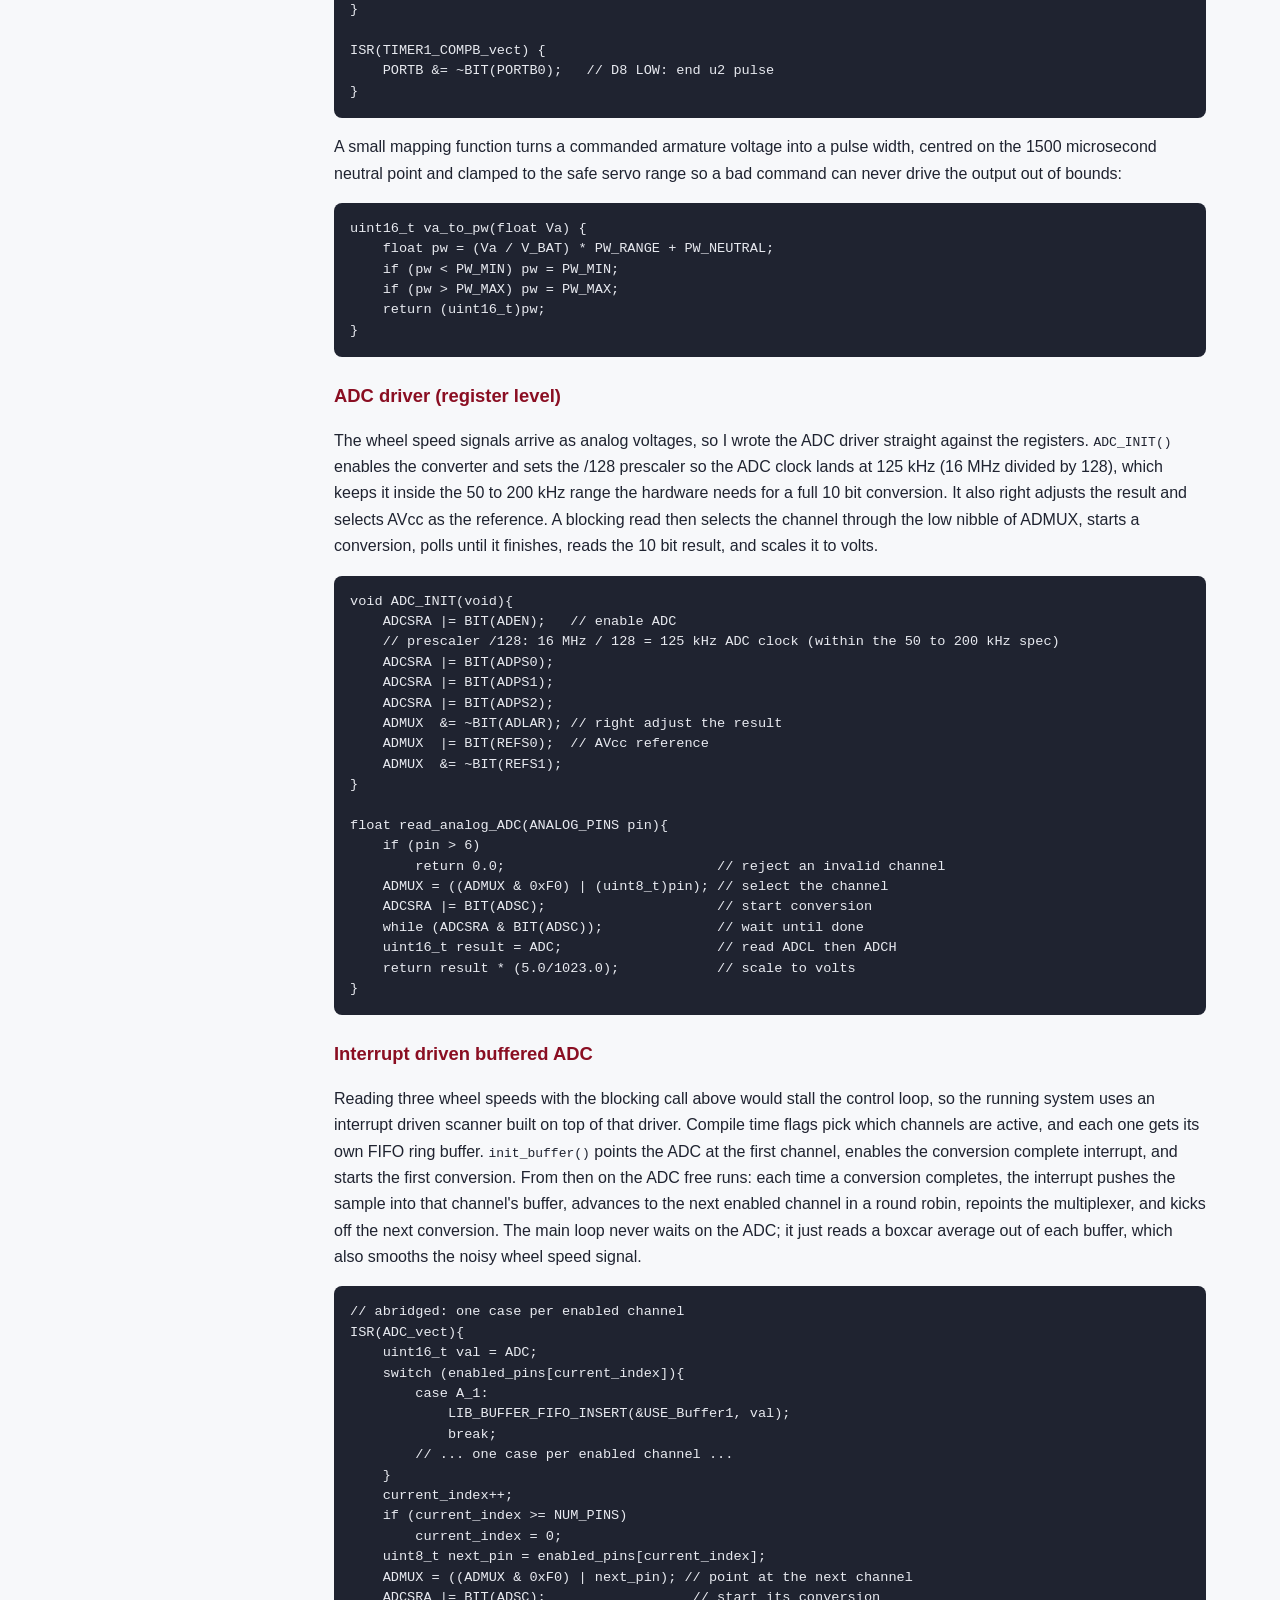
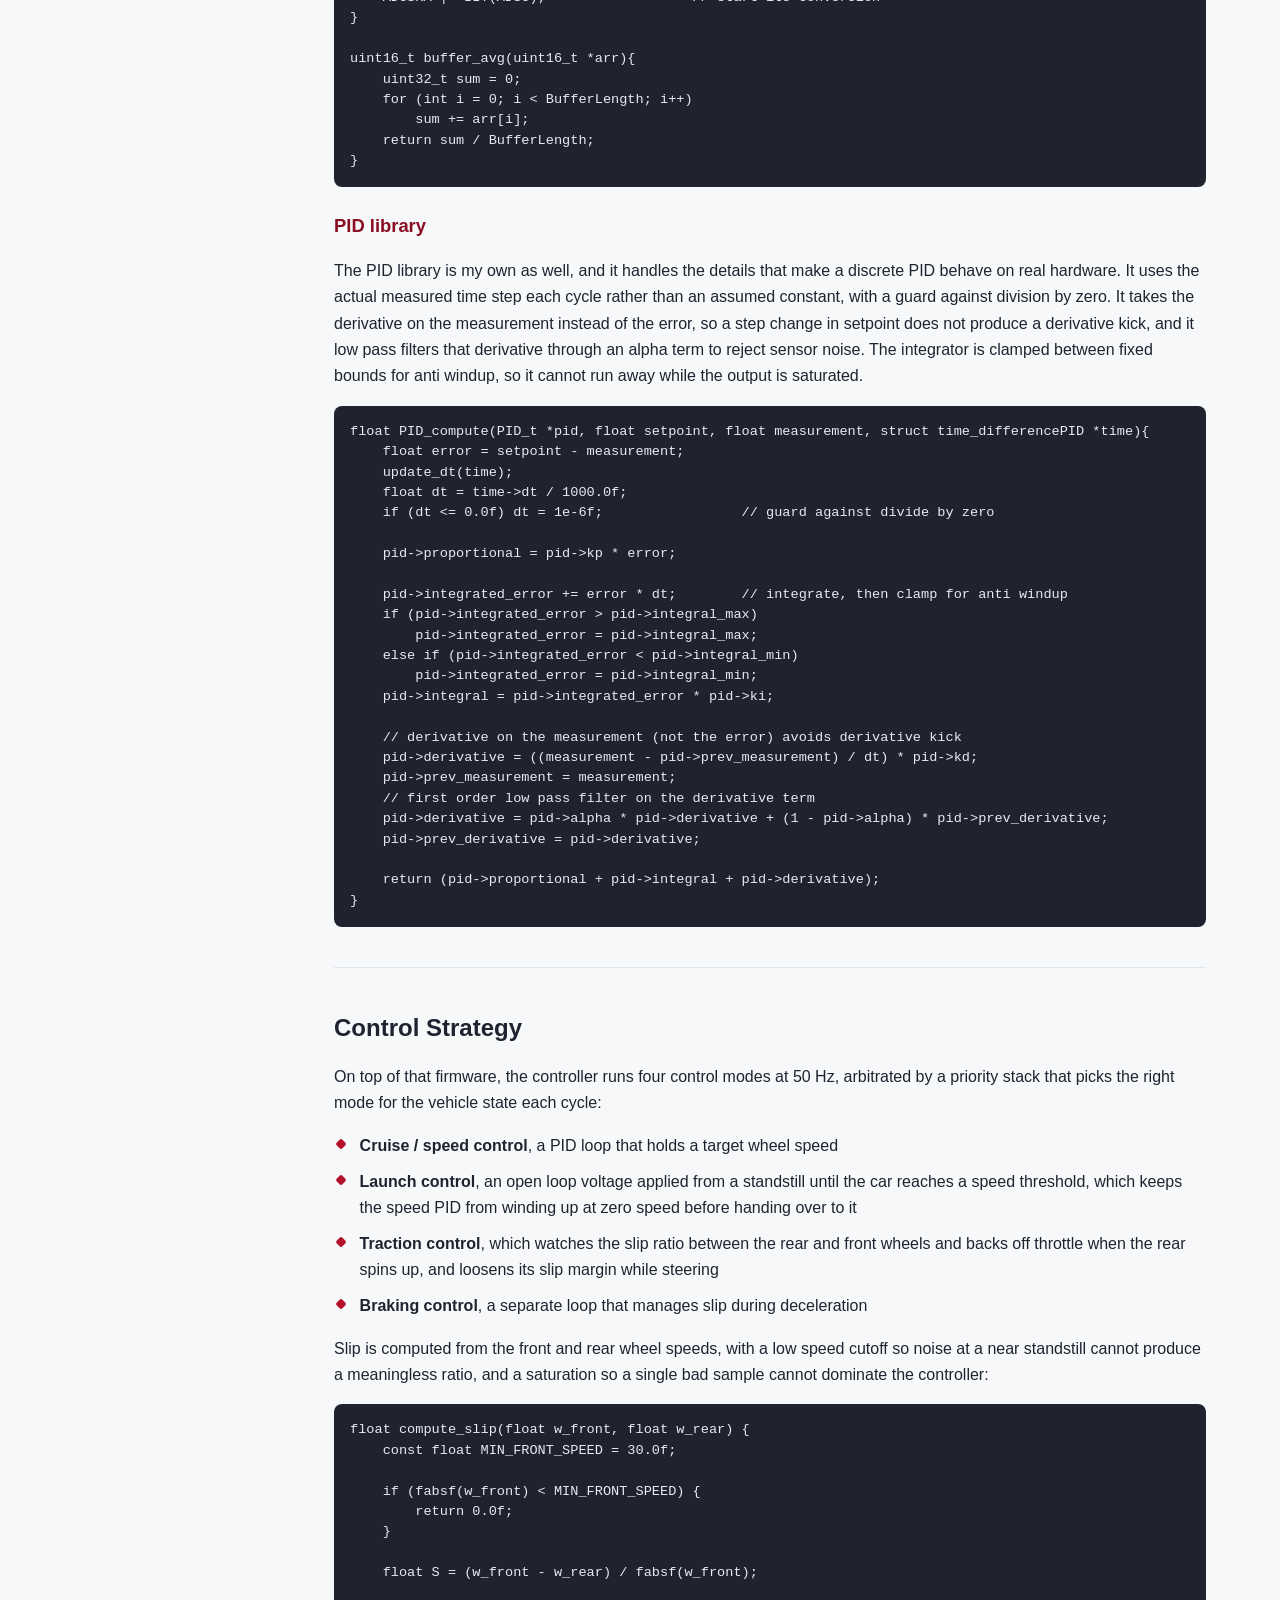
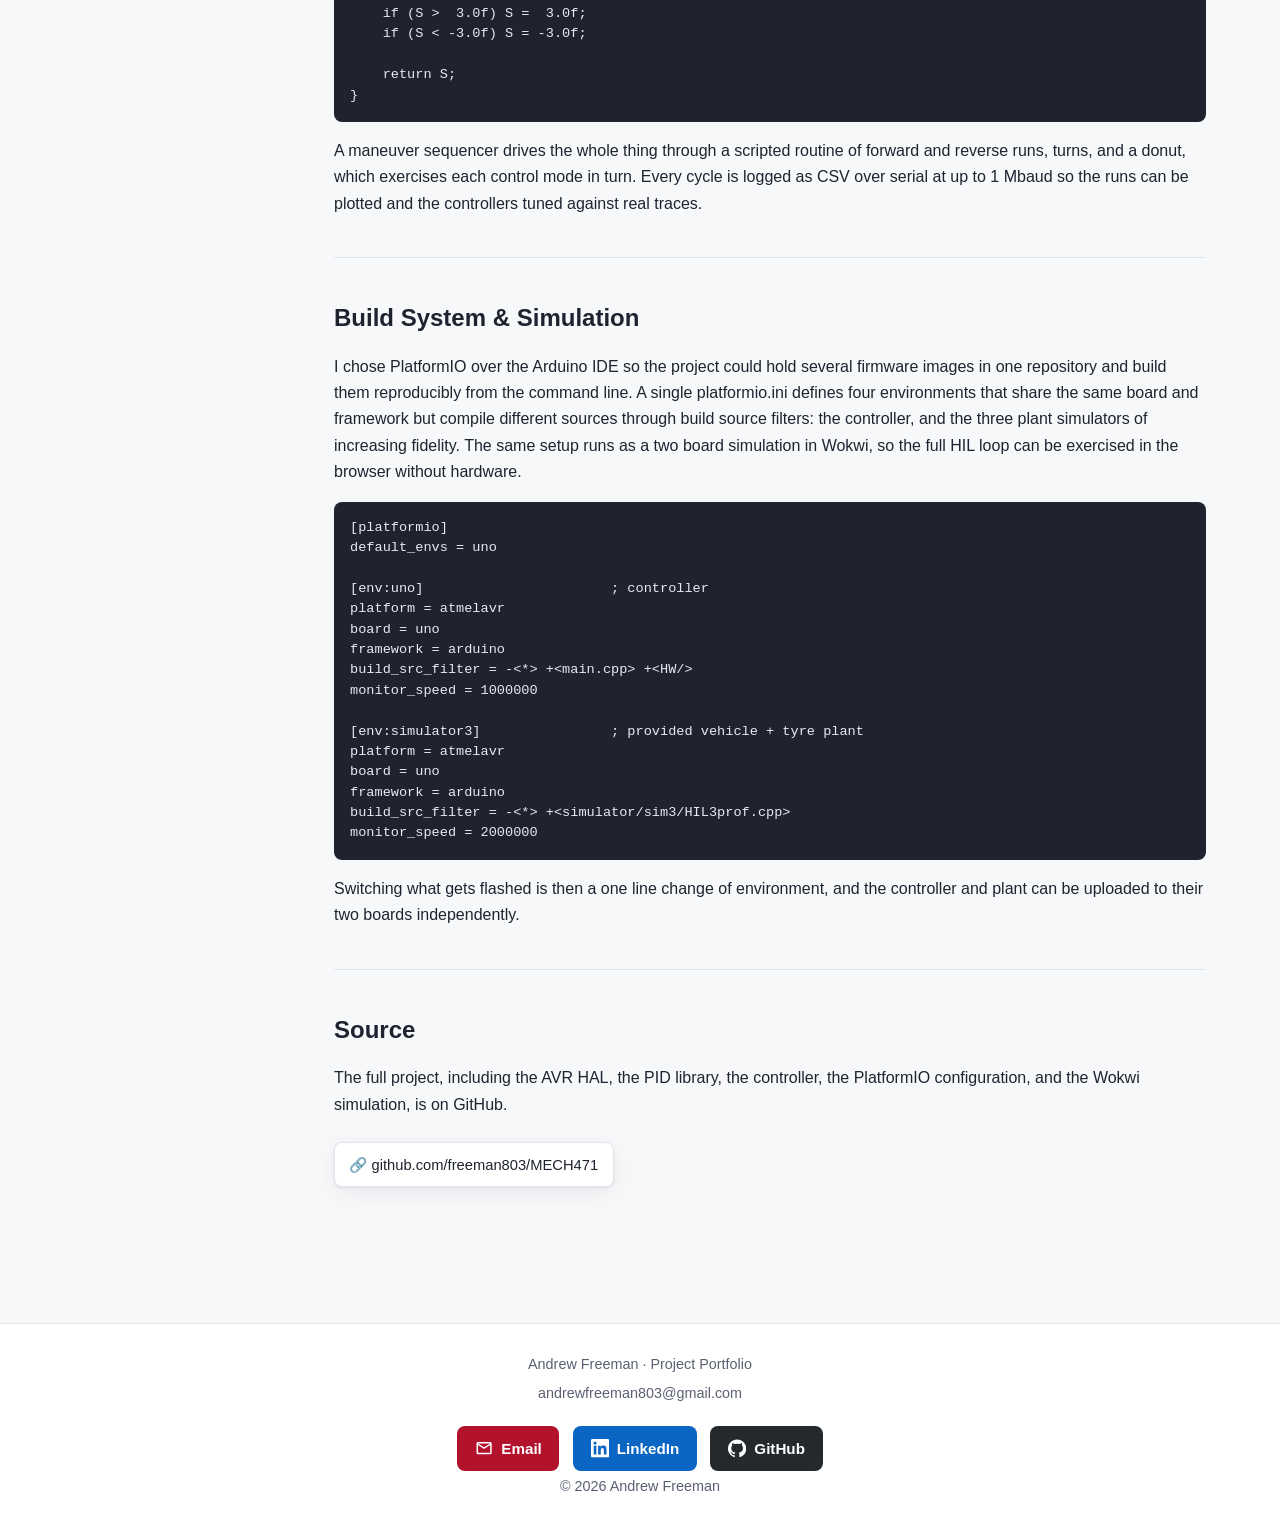
<file: embedded-controls.html>
<!DOCTYPE html>
<html lang="en">
<head>
  <meta charset="UTF-8">
  <meta name="viewport" content="width=device-width, initial-scale=1.0">
  <title>Embedded Controls · Andrew Freeman</title>
  <meta name="description" content="Hardware in the Loop RC car controller on Arduino Uno: a custom register level AVR firmware stack, a PID/traction/launch/brake control system, and a multi target PlatformIO build.">
  <link rel="icon" href="favicon.svg">
  <link rel="canonical" href="https://freeman803.github.io/embedded-controls.html">
  <meta property="og:type" content="website">
  <meta property="og:title" content="Embedded Controls · Andrew Freeman">
  <meta property="og:description" content="Hardware in the Loop RC car controller on Arduino Uno: a custom register level AVR firmware stack, a PID/traction/launch/brake control system, and a multi target PlatformIO build.">
  <meta property="og:url" content="https://freeman803.github.io/embedded-controls.html">
  <meta property="og:image" content="https://freeman803.github.io/assets/images/Profile1.jpg">
  <meta name="twitter:card" content="summary_large_image">
  <meta name="twitter:title" content="Embedded Controls · Andrew Freeman">
  <meta name="twitter:description" content="Hardware in the Loop RC car controller on Arduino Uno: a custom register level AVR firmware stack, a PID/traction/launch/brake control system, and a multi target PlatformIO build.">
  <meta name="twitter:image" content="https://freeman803.github.io/assets/images/Profile1.jpg">
  <link rel="stylesheet" href="css/style.css">
</head>
<body>
  <a class="skip-link" href="#main-content">Skip to content</a>
  <!-- ============ CANONICAL HEADER (copy to every page) ============ -->
  <header class="site-header">
    <div class="site-header__inner">
      <a class="site-title" href="index.html">Project Portfolio <span>· Andrew Freeman</span></a>
      <button class="nav-toggle" aria-label="Toggle navigation" aria-controls="primary-nav" aria-expanded="false">☰</button>
      <ul class="nav" id="primary-nav">
        <li><a href="index.html">Home</a></li>
        <li><a href="pack-design.html">Pack Design</a></li>
        <li><a href="cooling-package-design.html">Cooling Package Design</a></li>
        <li><a href="chassis.html">Chassis</a></li>
        <li><a href="firmware.html">Firmware</a></li>
        <li><a href="embedded-controls.html" class="active" aria-current="page">Embedded Controls (Mech 471)</a></li>
        <li><a href="aws-deep-racer.html">AWS Deep Racer</a></li>
        <li><a href="wiring-harness.html">Wiring &amp; Harness</a></li>
        <li><a href="regen-braking.html">Regen Braking</a></li>
      </ul>
    </div>
  </header>
  <!-- ============ /HEADER ============ -->

  <main class="has-toc" id="main-content">
    <h1 class="page-title">Embedded Controls</h1>
    <p class="page-subtitle">Hardware in the Loop RC Car Controller · Arduino Uno (AVR) · MECH471, Concordia University</p>

    <div class="hero-actions">
      <a class="btn btn-github" href="https://github.com/freeman803/MECH471/tree/main/Mech%20471" target="_blank" rel="noopener">
        <svg viewBox="0 0 24 24" aria-hidden="true" focusable="false"><path d="M12 .5C5.37.5 0 5.87 0 12.5c0 5.3 3.44 9.8 8.21 11.39.6.11.82-.26.82-.58 0-.29-.01-1.04-.02-2.05-3.34.73-4.04-1.61-4.04-1.61-.55-1.39-1.34-1.76-1.34-1.76-1.09-.75.08-.73.08-.73 1.2.08 1.84 1.24 1.84 1.24 1.07 1.83 2.81 1.3 3.5.99.11-.78.42-1.3.76-1.6-2.67-.3-5.47-1.33-5.47-5.93 0-1.31.47-2.38 1.24-3.22-.12-.3-.54-1.52.12-3.18 0 0 1.01-.32 3.3 1.23a11.5 11.5 0 016 0c2.29-1.55 3.3-1.23 3.3-1.23.66 1.66.24 2.88.12 3.18.77.84 1.24 1.91 1.24 3.22 0 4.61-2.8 5.63-5.48 5.92.43.37.81 1.1.81 2.22 0 1.6-.01 2.9-.01 3.29 0 .32.21.7.82.58A12.01 12.01 0 0024 12.5C24 5.87 18.63.5 12 .5z"/></svg>
        View the code on GitHub
      </a>
    </div>

    <div class="stat-row">
      <div class="stat"><span class="stat__value">50 Hz</span><span class="stat__label">Deterministic control loop</span></div>
      <div class="stat"><span class="stat__value">Register level</span><span class="stat__label">Custom AVR HAL</span></div>
      <div class="stat"><span class="stat__value">2 boards</span><span class="stat__label">Controller plus HIL plant, over GPIO</span></div>
      <div class="stat"><span class="stat__value">1 Mbaud</span><span class="stat__label">CSV telemetry over serial</span></div>
    </div>

    <div class="page-layout">
    <nav class="toc" aria-label="On this page">
      <p class="toc__title">On this page</p>
      <ul>
        <li><a href="#overview">System Overview</a></li>
        <li><a href="#firmware">Low Level Firmware</a></li>
        <li><a href="#control">Control Strategy</a></li>
        <li><a href="#build">Build System &amp; Simulation</a></li>
        <li><a href="#source">Source</a></li>
      </ul>
    </nav>

    <div class="page-content">
    <section class="section" id="overview">
      <h2>System Overview</h2>
      <p>
        This is a Hardware in the Loop (HIL) control systems project from MECH471 at Concordia.
        A controller running on an Arduino Uno drives a virtual RC car in real time: a second
        Arduino runs a vehicle and tyre model as the plant, and the two boards talk over plain
        GPIO. The controller emits two servo style pulse trains (drive and steering) and reads
        three analog wheel speed signals back from the plant, closing the loop every cycle.
      </p>
      <p>
        I built the controller side of this system from the registers up: the low level AVR
        firmware (timers, ADC, digital I/O, and a reusable PID library) and the PlatformIO
        build system that ties the controller and simulator targets together. The vehicle and
        tyre simulation that the controller runs against was provided by the course as the
        plant to control.
      </p>
      <p>The controller and plant exchange the following signals:</p>
      <ul class="bullet-list">
        <li>u1, drive motor command, sent as a 1000 to 2000 microsecond servo pulse on D7</li>
        <li>u2, steering command, sent as a servo pulse on D8</li>
        <li>y1, rear wheel speed, read on analog input A1</li>
        <li>y2, right front wheel speed, read on A3</li>
        <li>y3, left front wheel speed, read on A5</li>
        <li>A shared ground between the two boards</li>
      </ul>
    </section>

    <section class="section" id="firmware">
      <h2>Low Level Firmware (custom AVR HAL)</h2>
      <p>
        Rather than lean on the Arduino library, I wrote my own hardware abstraction layer for
        the ATmega328P so I had direct control over timing and I/O. It is split into small
        modules: a Timer2 based millisecond clock with a measured loop time step for the
        controllers, buffered multi channel ADC sampling for the three wheel speed inputs, a
        thin digital I/O layer, and a reusable PID library.
      </p>
      <h3>Timing &amp; servo PWM</h3>
      <p>
        The two servo pulses are generated directly from Timer1. A timer overflow starts both
        pulses and flags the main loop to run, and two output compare interrupts end each pulse
        at the width that encodes the current command, so pulse timing is handled in hardware
        and stays jitter free regardless of what the main loop is doing.
      </p>
      <pre class="code-block"><code>ISR(TIMER1_OVF_vect) {
    PORTD |=  BIT(PORTD7);   // D7 HIGH: start u1 pulse (drive motor)
    PORTB |=  BIT(PORTB0);   // D8 HIGH: start u2 pulse (steering)
    control_flag = true;     // flag the main loop to run
}

ISR(TIMER1_COMPA_vect) {
    PORTD &amp;= ~BIT(PORTD7);   // D7 LOW: end u1 pulse
}

ISR(TIMER1_COMPB_vect) {
    PORTB &amp;= ~BIT(PORTB0);   // D8 LOW: end u2 pulse
}</code></pre>
      <p>
        A small mapping function turns a commanded armature voltage into a pulse width,
        centred on the 1500 microsecond neutral point and clamped to the safe servo range so a
        bad command can never drive the output out of bounds:
      </p>
      <pre class="code-block"><code>uint16_t va_to_pw(float Va) {
    float pw = (Va / V_BAT) * PW_RANGE + PW_NEUTRAL;
    if (pw &lt; PW_MIN) pw = PW_MIN;
    if (pw &gt; PW_MAX) pw = PW_MAX;
    return (uint16_t)pw;
}</code></pre>

      <h3>ADC driver (register level)</h3>
      <p>
        The wheel speed signals arrive as analog voltages, so I wrote the ADC driver straight
        against the registers. <code>ADC_INIT()</code> enables the converter and sets the /128
        prescaler so the ADC clock lands at 125 kHz (16 MHz divided by 128), which keeps it
        inside the 50 to 200 kHz range the hardware needs for a full 10 bit conversion. It also
        right adjusts the result and selects AVcc as the reference. A blocking read then selects
        the channel through the low nibble of ADMUX, starts a conversion, polls until it
        finishes, reads the 10 bit result, and scales it to volts.
      </p>
      <pre class="code-block"><code>void ADC_INIT(void){
    ADCSRA |= BIT(ADEN);   // enable ADC
    // prescaler /128: 16 MHz / 128 = 125 kHz ADC clock (within the 50 to 200 kHz spec)
    ADCSRA |= BIT(ADPS0);
    ADCSRA |= BIT(ADPS1);
    ADCSRA |= BIT(ADPS2);
    ADMUX  &amp;= ~BIT(ADLAR); // right adjust the result
    ADMUX  |= BIT(REFS0);  // AVcc reference
    ADMUX  &amp;= ~BIT(REFS1);
}

float read_analog_ADC(ANALOG_PINS pin){
    if (pin &gt; 6)
        return 0.0;                          // reject an invalid channel
    ADMUX = ((ADMUX &amp; 0xF0) | (uint8_t)pin); // select the channel
    ADCSRA |= BIT(ADSC);                     // start conversion
    while (ADCSRA &amp; BIT(ADSC));              // wait until done
    uint16_t result = ADC;                   // read ADCL then ADCH
    return result * (5.0/1023.0);            // scale to volts
}</code></pre>

      <h3>Interrupt driven buffered ADC</h3>
      <p>
        Reading three wheel speeds with the blocking call above would stall the control loop, so
        the running system uses an interrupt driven scanner built on top of that driver. Compile
        time flags pick which channels are active, and each one gets its own FIFO ring buffer.
        <code>init_buffer()</code> points the ADC at the first channel, enables the conversion
        complete interrupt, and starts the first conversion. From then on the ADC free runs: each
        time a conversion completes, the interrupt pushes the sample into that channel's buffer,
        advances to the next enabled channel in a round robin, repoints the multiplexer, and
        kicks off the next conversion. The main loop never waits on the ADC; it just reads a
        boxcar average out of each buffer, which also smooths the noisy wheel speed signal.
      </p>
      <pre class="code-block"><code>// abridged: one case per enabled channel
ISR(ADC_vect){
    uint16_t val = ADC;
    switch (enabled_pins[current_index]){
        case A_1:
            LIB_BUFFER_FIFO_INSERT(&amp;USE_Buffer1, val);
            break;
        // ... one case per enabled channel ...
    }
    current_index++;
    if (current_index &gt;= NUM_PINS)
        current_index = 0;
    uint8_t next_pin = enabled_pins[current_index];
    ADMUX = ((ADMUX &amp; 0xF0) | next_pin); // point at the next channel
    ADCSRA |= BIT(ADSC);                  // start its conversion
}

uint16_t buffer_avg(uint16_t *arr){
    uint32_t sum = 0;
    for (int i = 0; i &lt; BufferLength; i++)
        sum += arr[i];
    return sum / BufferLength;
}</code></pre>

      <h3>PID library</h3>
      <p>
        The PID library is my own as well, and it handles the details that make a discrete PID
        behave on real hardware. It uses the actual measured time step each cycle rather than an
        assumed constant, with a guard against division by zero. It takes the derivative on the
        measurement instead of the error, so a step change in setpoint does not produce a
        derivative kick, and it low pass filters that derivative through an alpha term to reject
        sensor noise. The integrator is clamped between fixed bounds for anti windup, so it
        cannot run away while the output is saturated.
      </p>
      <pre class="code-block"><code>float PID_compute(PID_t *pid, float setpoint, float measurement, struct time_differencePID *time){
    float error = setpoint - measurement;
    update_dt(time);
    float dt = time-&gt;dt / 1000.0f;
    if (dt &lt;= 0.0f) dt = 1e-6f;                 // guard against divide by zero

    pid-&gt;proportional = pid-&gt;kp * error;

    pid-&gt;integrated_error += error * dt;        // integrate, then clamp for anti windup
    if (pid-&gt;integrated_error &gt; pid-&gt;integral_max)
        pid-&gt;integrated_error = pid-&gt;integral_max;
    else if (pid-&gt;integrated_error &lt; pid-&gt;integral_min)
        pid-&gt;integrated_error = pid-&gt;integral_min;
    pid-&gt;integral = pid-&gt;integrated_error * pid-&gt;ki;

    // derivative on the measurement (not the error) avoids derivative kick
    pid-&gt;derivative = ((measurement - pid-&gt;prev_measurement) / dt) * pid-&gt;kd;
    pid-&gt;prev_measurement = measurement;
    // first order low pass filter on the derivative term
    pid-&gt;derivative = pid-&gt;alpha * pid-&gt;derivative + (1 - pid-&gt;alpha) * pid-&gt;prev_derivative;
    pid-&gt;prev_derivative = pid-&gt;derivative;

    return (pid-&gt;proportional + pid-&gt;integral + pid-&gt;derivative);
}</code></pre>
    </section>

    <section class="section" id="control">
      <h2>Control Strategy</h2>
      <p>
        On top of that firmware, the controller runs four control modes at 50 Hz, arbitrated by
        a priority stack that picks the right mode for the vehicle state each cycle:
      </p>
      <ul class="bullet-list">
        <li><strong>Cruise / speed control</strong>, a PID loop that holds a target wheel speed</li>
        <li><strong>Launch control</strong>, an open loop voltage applied from a standstill until the car reaches a speed threshold, which keeps the speed PID from winding up at zero speed before handing over to it</li>
        <li><strong>Traction control</strong>, which watches the slip ratio between the rear and front wheels and backs off throttle when the rear spins up, and loosens its slip margin while steering</li>
        <li><strong>Braking control</strong>, a separate loop that manages slip during deceleration</li>
      </ul>
      <p>
        Slip is computed from the front and rear wheel speeds, with a low speed cutoff so noise
        at a near standstill cannot produce a meaningless ratio, and a saturation so a single
        bad sample cannot dominate the controller:
      </p>
      <pre class="code-block"><code>float compute_slip(float w_front, float w_rear) {
    const float MIN_FRONT_SPEED = 30.0f;

    if (fabsf(w_front) &lt; MIN_FRONT_SPEED) {
        return 0.0f;
    }

    float S = (w_front - w_rear) / fabsf(w_front);

    if (S &gt;  3.0f) S =  3.0f;
    if (S &lt; -3.0f) S = -3.0f;

    return S;
}</code></pre>
      <p>
        A maneuver sequencer drives the whole thing through a scripted routine of forward and
        reverse runs, turns, and a donut, which exercises each control mode in turn. Every cycle
        is logged as CSV over serial at up to 1 Mbaud so the runs can be plotted and the
        controllers tuned against real traces.
      </p>
    </section>

    <section class="section" id="build">
      <h2>Build System &amp; Simulation</h2>
      <p>
        I chose PlatformIO over the Arduino IDE so the project could hold several firmware
        images in one repository and build them reproducibly from the command line. A single
        platformio.ini defines four environments that share the same board and framework but
        compile different sources through build source filters: the controller, and the three
        plant simulators of increasing fidelity. The same setup runs as a two board simulation
        in Wokwi, so the full HIL loop can be exercised in the browser without hardware.
      </p>
      <pre class="code-block"><code>[platformio]
default_envs = uno

[env:uno]                       ; controller
platform = atmelavr
board = uno
framework = arduino
build_src_filter = -&lt;*&gt; +&lt;main.cpp&gt; +&lt;HW/&gt;
monitor_speed = 1000000

[env:simulator3]                ; provided vehicle + tyre plant
platform = atmelavr
board = uno
framework = arduino
build_src_filter = -&lt;*&gt; +&lt;simulator/sim3/HIL3prof.cpp&gt;
monitor_speed = 2000000</code></pre>
      <p>
        Switching what gets flashed is then a one line change of environment, and the controller
        and plant can be uploaded to their two boards independently.
      </p>
    </section>

    <section class="section" id="source">
      <h2>Source</h2>
      <p>
        The full project, including the AVR HAL, the PID library, the controller, the
        PlatformIO configuration, and the Wokwi simulation, is on GitHub.
      </p>
      <a class="download" href="https://github.com/freeman803/MECH471/tree/main/Mech%20471" target="_blank" rel="noopener">
        🔗 github.com/freeman803/MECH471
      </a>
    </section>
    </div>
    </div>
  </main>

  <!-- ============ CANONICAL FOOTER (copy to every page) ============ -->
  <footer class="site-footer">
    <p>Andrew Freeman · Project Portfolio</p>
    <p>andrewfreeman803@gmail.com</p>
    <p><a class="btn btn-email" href="mailto:andrewfreeman803@gmail.com"><svg viewBox="0 0 24 24" aria-hidden="true" focusable="false"><path d="M22 6c0-1.1-.9-2-2-2H4c-1.1 0-2 .9-2 2v12c0 1.1.9 2 2 2h16c1.1 0 2-.9 2-2V6zm-2 0l-8 5-8-5h16zm0 12H4V8l8 5 8-5v10z"/></svg>Email</a></p>
    <p><a class="btn btn-linkedin" href="https://www.linkedin.com/in/andrew-freeman-411437264" target="_blank" rel="noopener" aria-label="LinkedIn"><svg viewBox="0 0 24 24" aria-hidden="true" focusable="false"><path d="M20.45 20.45h-3.56v-5.57c0-1.33-.02-3.04-1.85-3.04-1.85 0-2.14 1.45-2.14 2.94v5.67H9.34V9h3.41v1.56h.05c.48-.9 1.64-1.85 3.37-1.85 3.6 0 4.27 2.37 4.27 5.46v6.28zM5.34 7.43a2.06 2.06 0 110-4.13 2.06 2.06 0 010 4.13zM7.12 20.45H3.56V9h3.56v11.45zM22.22 0H1.77C.79 0 0 .77 0 1.72v20.56C0 23.23.79 24 1.77 24h20.45c.98 0 1.78-.77 1.78-1.72V1.72C24 .77 23.2 0 22.22 0z"/></svg>LinkedIn</a></p>
    <p><a class="btn btn-github" href="https://github.com/freeman803" target="_blank" rel="noopener" aria-label="GitHub"><svg viewBox="0 0 24 24" aria-hidden="true" focusable="false"><path d="M12 .5C5.37.5 0 5.87 0 12.5c0 5.3 3.44 9.8 8.21 11.39.6.11.82-.26.82-.58 0-.29-.01-1.04-.02-2.05-3.34.73-4.04-1.61-4.04-1.61-.55-1.39-1.34-1.76-1.34-1.76-1.09-.75.08-.73.08-.73 1.2.08 1.84 1.24 1.84 1.24 1.07 1.83 2.81 1.3 3.5.99.11-.78.42-1.3.76-1.6-2.67-.3-5.47-1.33-5.47-5.93 0-1.31.47-2.38 1.24-3.22-.12-.3-.54-1.52.12-3.18 0 0 1.01-.32 3.3 1.23a11.5 11.5 0 016 0c2.29-1.55 3.3-1.23 3.3-1.23.66 1.66.24 2.88.12 3.18.77.84 1.24 1.91 1.24 3.22 0 4.61-2.8 5.63-5.48 5.92.43.37.81 1.1.81 2.22 0 1.6-.01 2.9-.01 3.29 0 .32.21.7.82.58A12.01 12.01 0 0024 12.5C24 5.87 18.63.5 12 .5z"/></svg>GitHub</a></p>
    <p>&copy; 2026 Andrew Freeman</p>
  </footer>
  <!-- ============ /FOOTER ============ -->

  <script src="js/nav.js"></script>
</body>
</html>
</file>
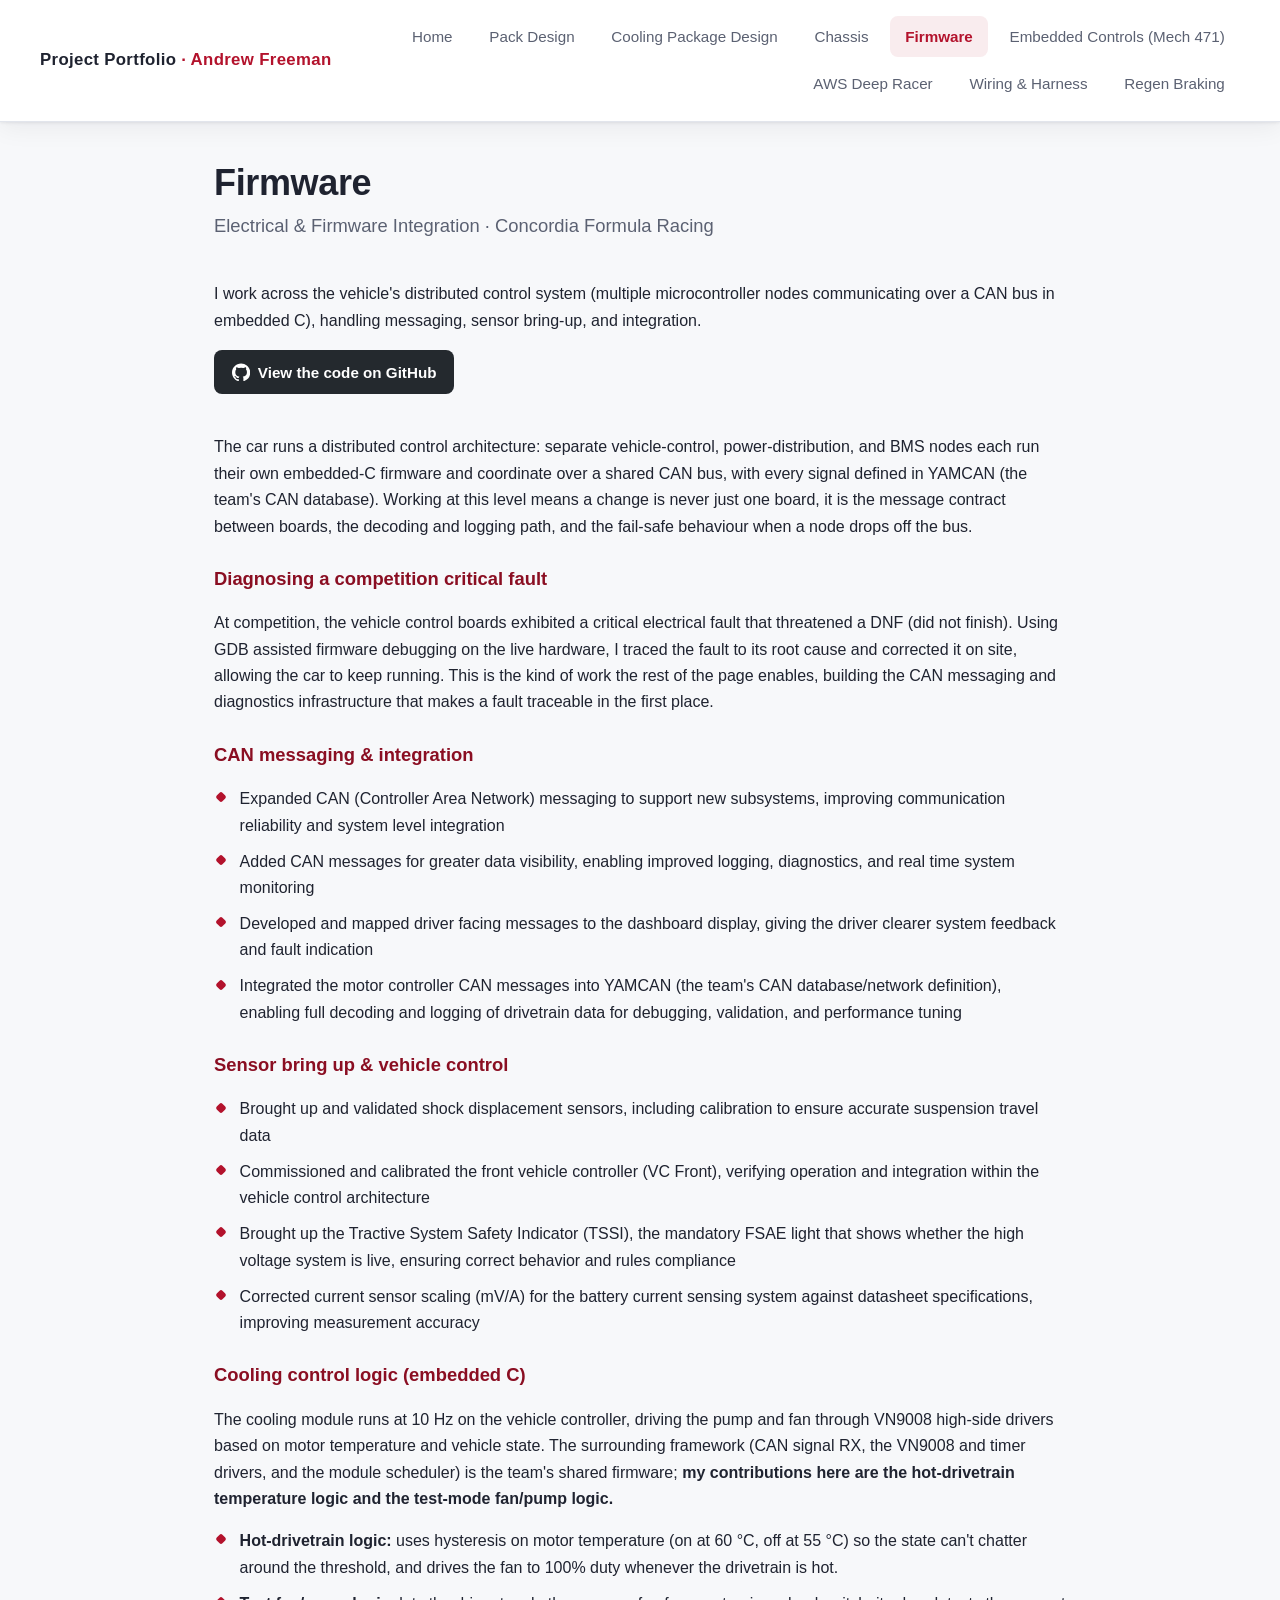
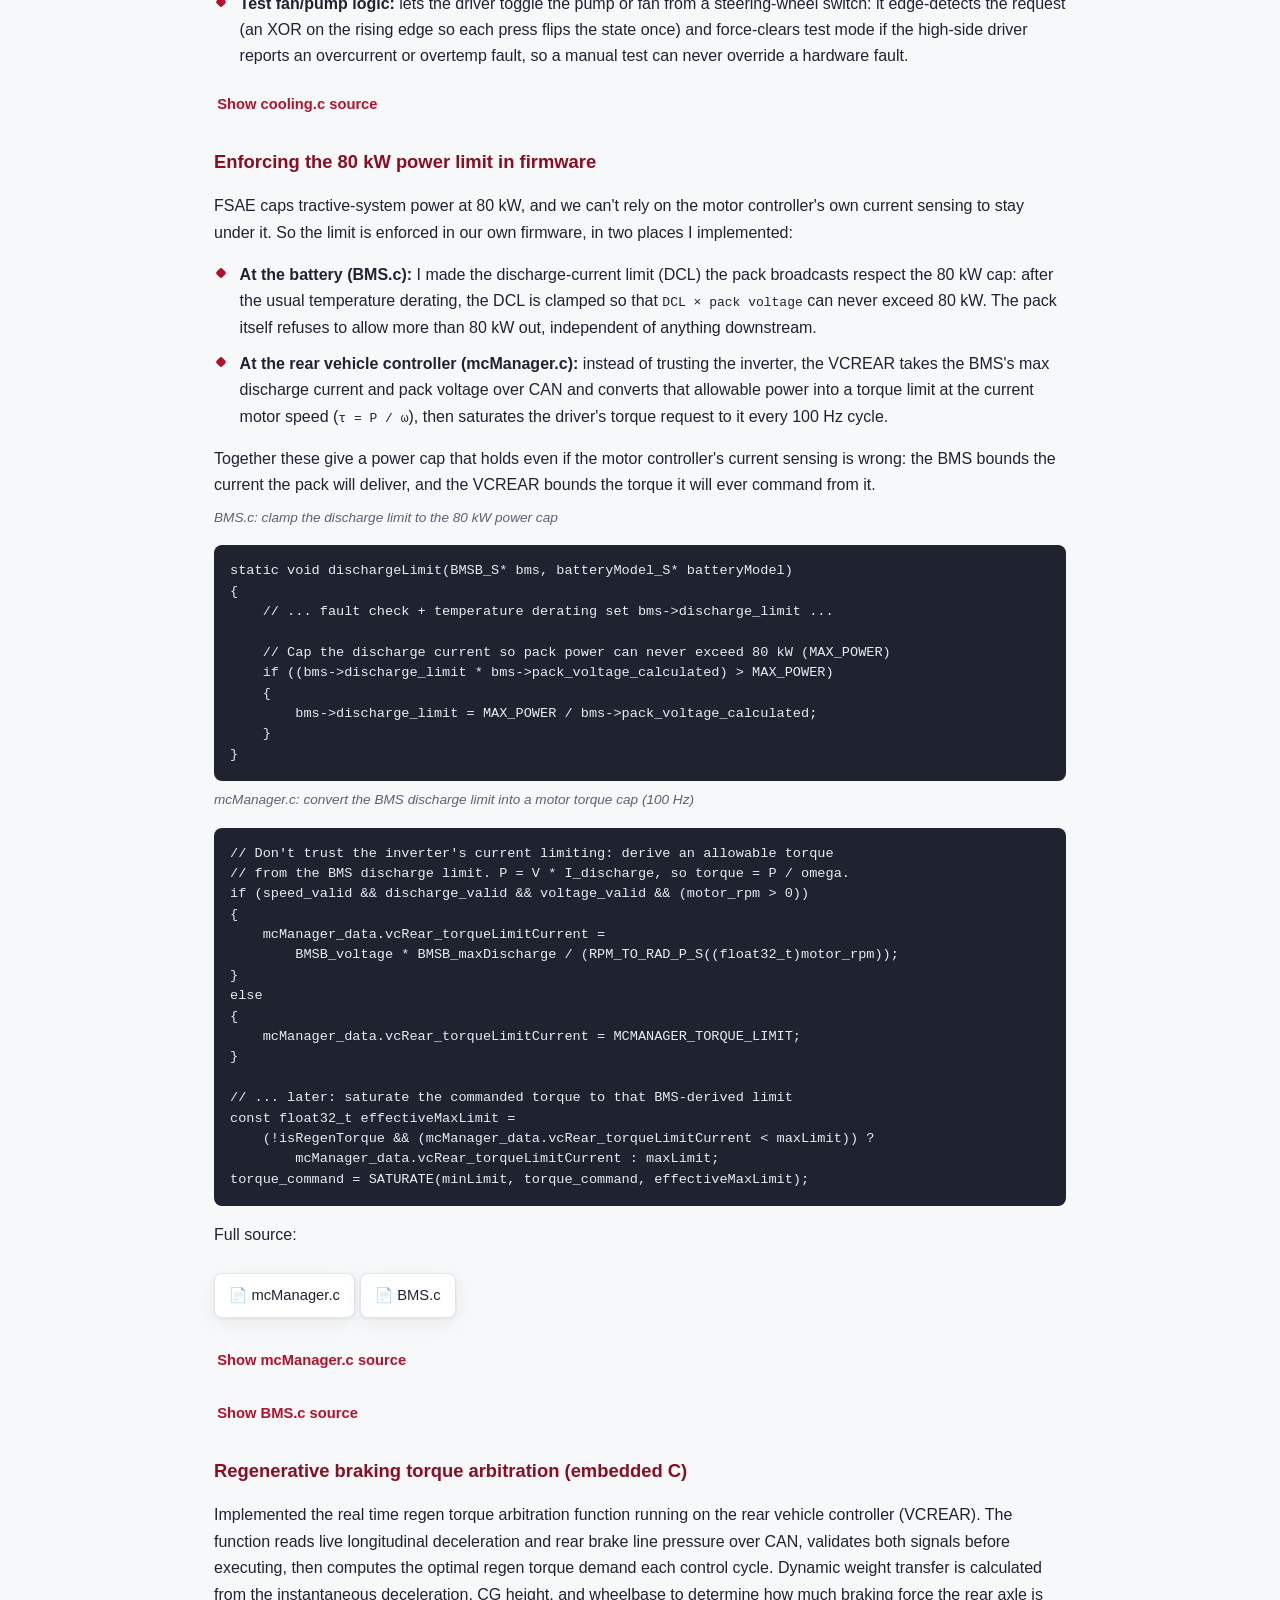
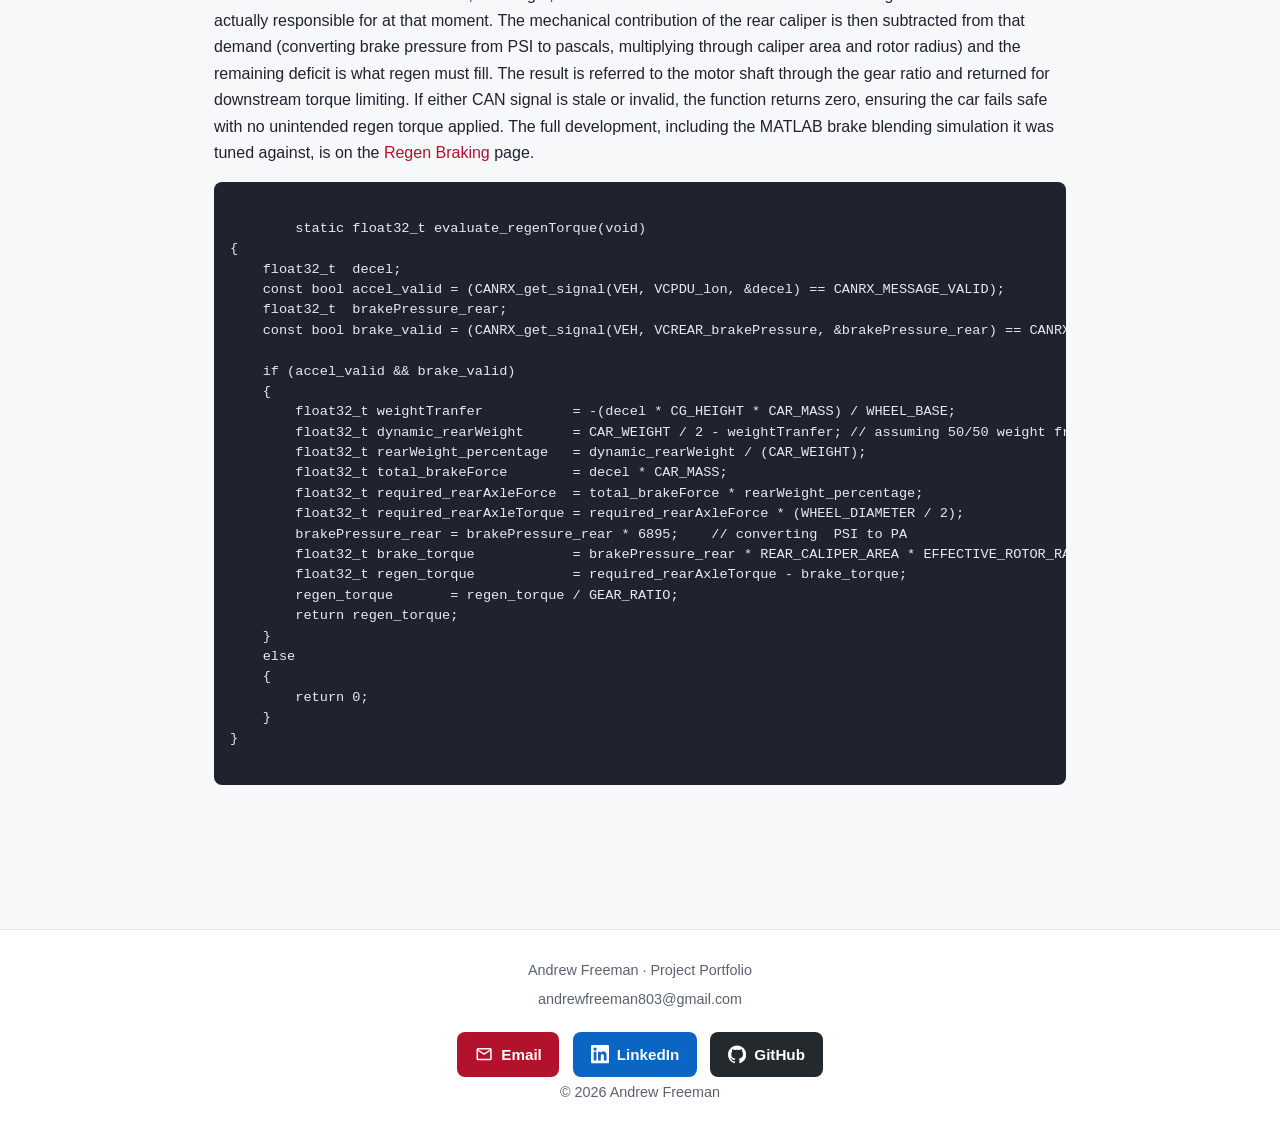
<file: firmware.html>
<!DOCTYPE html>
<html lang="en">
<head>
  <meta charset="UTF-8">
  <meta name="viewport" content="width=device-width, initial-scale=1.0">
  <title>Firmware · Andrew Freeman</title>
  <meta name="description" content="Electrical and firmware integration for Concordia Formula Racing: CAN messaging, sensor bring up, and vehicle control.">
  <link rel="icon" href="favicon.svg">
  <link rel="canonical" href="https://freeman803.github.io/firmware.html">
  <meta property="og:type" content="website">
  <meta property="og:title" content="Firmware · Andrew Freeman">
  <meta property="og:description" content="Electrical and firmware integration for Concordia Formula Racing: CAN messaging, sensor bring up, and vehicle control.">
  <meta property="og:url" content="https://freeman803.github.io/firmware.html">
  <meta property="og:image" content="https://freeman803.github.io/assets/images/Profile1.jpg">
  <meta name="twitter:card" content="summary_large_image">
  <meta name="twitter:title" content="Firmware · Andrew Freeman">
  <meta name="twitter:description" content="Electrical and firmware integration for Concordia Formula Racing: CAN messaging, sensor bring up, and vehicle control.">
  <meta name="twitter:image" content="https://freeman803.github.io/assets/images/Profile1.jpg">
  <link rel="stylesheet" href="css/style.css">
</head>
<body>
  <a class="skip-link" href="#main-content">Skip to content</a>
  <!-- ============ CANONICAL HEADER (copy to every page) ============ -->
  <header class="site-header">
    <div class="site-header__inner">
      <a class="site-title" href="index.html">Project Portfolio <span>· Andrew Freeman</span></a>
      <button class="nav-toggle" aria-label="Toggle navigation" aria-controls="primary-nav" aria-expanded="false">☰</button>
      <ul class="nav" id="primary-nav">
        <li><a href="index.html">Home</a></li>
        <li><a href="pack-design.html">Pack Design</a></li>
        <li><a href="cooling-package-design.html">Cooling Package Design</a></li>
        <li><a href="chassis.html">Chassis</a></li>
        <li><a href="firmware.html" class="active" aria-current="page">Firmware</a></li>
        <li><a href="embedded-controls.html">Embedded Controls (Mech 471)</a></li>
        <li><a href="aws-deep-racer.html">AWS Deep Racer</a></li>
        <li><a href="wiring-harness.html">Wiring &amp; Harness</a></li>
        <li><a href="regen-braking.html">Regen Braking</a></li>
      </ul>
    </div>
  </header>
  <!-- ============ /HEADER ============ -->

  <main id="main-content">
    <h1 class="page-title">Firmware</h1>
    <p class="page-subtitle">Electrical &amp; Firmware Integration · Concordia Formula Racing</p>

    <section class="section">
      <p>
        I work across the vehicle's distributed control system (multiple microcontroller
        nodes communicating over a CAN bus in embedded C), handling messaging, sensor
        bring-up, and integration.
      </p>
      <div class="hero-actions">
        <a class="btn btn-github" href="https://github.com/concordia-fsae/firmware" target="_blank" rel="noopener">
          <svg viewBox="0 0 24 24" aria-hidden="true" focusable="false"><path d="M12 .5C5.37.5 0 5.87 0 12.5c0 5.3 3.44 9.8 8.21 11.39.6.11.82-.26.82-.58 0-.29-.01-1.04-.02-2.05-3.34.73-4.04-1.61-4.04-1.61-.55-1.39-1.34-1.76-1.34-1.76-1.09-.75.08-.73.08-.73 1.2.08 1.84 1.24 1.84 1.24 1.07 1.83 2.81 1.3 3.5.99.11-.78.42-1.3.76-1.6-2.67-.3-5.47-1.33-5.47-5.93 0-1.31.47-2.38 1.24-3.22-.12-.3-.54-1.52.12-3.18 0 0 1.01-.32 3.3 1.23a11.5 11.5 0 016 0c2.29-1.55 3.3-1.23 3.3-1.23.66 1.66.24 2.88.12 3.18.77.84 1.24 1.91 1.24 3.22 0 4.61-2.8 5.63-5.48 5.92.43.37.81 1.1.81 2.22 0 1.6-.01 2.9-.01 3.29 0 .32.21.7.82.58A12.01 12.01 0 0024 12.5C24 5.87 18.63.5 12 .5z"/></svg>
          View the code on GitHub
        </a>
      </div>
      <p>
        The car runs a distributed control architecture: separate vehicle-control,
        power-distribution, and BMS nodes each run their own embedded-C firmware and
        coordinate over a shared CAN bus, with every signal defined in YAMCAN (the team's
        CAN database). Working at this level means a change is never just one board, it is the
        message contract between boards, the decoding and logging path, and the fail-safe
        behaviour when a node drops off the bus.
      </p>

      <h3>Diagnosing a competition critical fault</h3>
      <p>
        At competition, the vehicle control boards exhibited a critical electrical fault that
        threatened a DNF (did not finish). Using GDB assisted firmware debugging on the live
        hardware, I traced the fault to its root cause and corrected it on site, allowing the
        car to keep running. This is the kind of work the rest of the page enables, building
        the CAN messaging and diagnostics infrastructure that makes a fault traceable in the
        first place.
      </p>

      <h3>CAN messaging &amp; integration</h3>
      <ul class="bullet-list">
        <li>Expanded CAN (Controller Area Network) messaging to support new subsystems, improving communication reliability and system level integration</li>
        <li>Added CAN messages for greater data visibility, enabling improved logging, diagnostics, and real time system monitoring</li>
        <li>Developed and mapped driver facing messages to the dashboard display, giving the driver clearer system feedback and fault indication</li>
        <li>Integrated the motor controller CAN messages into YAMCAN (the team's CAN database/network definition), enabling full decoding and logging of drivetrain data for debugging, validation, and performance tuning</li>
      </ul>

      <h3>Sensor bring up &amp; vehicle control</h3>
      <ul class="bullet-list">
        <li>Brought up and validated shock displacement sensors, including calibration to ensure accurate suspension travel data</li>
        <li>Commissioned and calibrated the front vehicle controller (VC Front), verifying operation and integration within the vehicle control architecture</li>
        <li>Brought up the Tractive System Safety Indicator (TSSI), the mandatory FSAE light that shows whether the high voltage system is live, ensuring correct behavior and rules compliance</li>
        <li>Corrected current sensor scaling (mV/A) for the battery current sensing system against datasheet specifications, improving measurement accuracy</li>
      </ul>

      <h3>Cooling control logic (embedded C)</h3>
      <p>
        The cooling module runs at 10 Hz on the vehicle controller, driving the pump and fan
        through VN9008 high-side drivers based on motor temperature and vehicle state. The
        surrounding framework (CAN signal RX, the VN9008 and timer drivers, and the module
        scheduler) is the team's shared firmware; <strong>my contributions here are the
        hot-drivetrain temperature logic and the test-mode fan/pump logic.</strong>
      </p>
      <ul class="bullet-list">
        <li><strong>Hot-drivetrain logic:</strong> uses hysteresis on motor temperature (on at 60 °C, off at 55 °C) so the state can't chatter around the threshold, and drives the fan to 100% duty whenever the drivetrain is hot.</li>
        <li><strong>Test fan/pump logic:</strong> lets the driver toggle the pump or fan from a steering-wheel switch: it edge-detects the request (an XOR on the rising edge so each press flips the state once) and force-clears test mode if the high-side driver reports an overcurrent or overtemp fault, so a manual test can never override a hardware fault.</li>
      </ul>
      <details class="code-details">
        <summary>Show cooling.c source</summary>
        <pre class="code-block code-block--scroll"><code>/**
 * @file cooling.c
 * @brief  Source code for Cooling Application
 */

/******************************************************************************
 *                             I N C L U D E S
 ******************************************************************************/

#include "app_vehicleState.h"
#include "drv_outputAD.h"
#include "drv_timer.h"
#include "drv_vn9008.h"
#include "HW_tim.h"
#include "Module.h"

/******************************************************************************
 *                              D E F I N E S
 ******************************************************************************/

#define START_TIMER_MS                 500U
#define START_DUTY                     1.0f
#define FAN_ON_DUTY                    0.8f
#define PUMP_ON_DUTY                   1.0f
#define TEST_DUTY                      1.0f
#define FAN_ON_DUTY_HOT                1.0f

#define COOLING_LATCH_START_THRESH     50.0f
#define COOLING_LATCH_STOP_THRESH      45.0f
#define HOT_DRIVETRAIN_START_THRESH    60.0f
#define HOT_DRIVETRAIN_STOP_THRESH     55.0f

/******************************************************************************
 *                         P R I V A T E  V A R S
 ******************************************************************************/

static struct
{
    drv_timer_S enableTimerFan;
    drv_timer_S enableTimerPump;
    bool        drivetrainCoolingLatched;
    bool        drivetrainHot;
} cooling;

static struct
{
    bool isTestPump;
    bool isTestFan;
    bool wasRequestPump;
    bool wasRequestFan;
} test;

/******************************************************************************
 *                     P R I V A T E  F U N C T I O N S
 ******************************************************************************/

static void setDuty(drv_vn9008_E channel, float32_t duty, drv_timer_S* enableTimer, bool recover)
{
    const drv_timer_state_E timerState        = drv_timer_getState(enableTimer);
    const bool              startTimerExpired = timerState == DRV_TIMER_EXPIRED;
    const bool              startTimerRunning = timerState == DRV_TIMER_RUNNING;

    if (recover)
    {
        drv_timer_stop(enableTimer);
        duty = 0.0f;
    }
    if ((duty &gt; 0.0f) &amp;&amp; !startTimerExpired)
    {
        if (!startTimerRunning)
        {
            drv_timer_start(enableTimer, START_TIMER_MS);
        }

        duty = (duty &gt; START_DUTY) ? duty : START_DUTY;
    }
    else if (duty &lt;= 0.0f)
    {
        drv_timer_stop(enableTimer);
    }

    drv_vn9008_setDuty(channel, duty);
}

/******************************************************************************
 *                       P U B L I C  F U N C T I O N S
 ******************************************************************************/

/**
 * @brief  Cooling Module Init function
 */
static void cooling_init()
{
    drv_timer_init(&amp;cooling.enableTimerFan);
    test.wasRequestFan    = false;
    test.wasRequestPump   = false;
    test.isTestPump       = false;
    test.isTestFan        = false;
    cooling.drivetrainHot = false;
}

/**
 * @brief  Cooling Module 10Hz periodic function
 */
static void cooling10Hz_PRD(void)
{
    float32_t motorTemp = 0.0f;

    (void)CANRX_get_signal(VEH, PM100DX_motorTemp, &amp;motorTemp);

    if (cooling.drivetrainCoolingLatched)
    {
        cooling.drivetrainCoolingLatched = motorTemp &gt; COOLING_LATCH_STOP_THRESH;
    }
    else
    {
        cooling.drivetrainCoolingLatched = motorTemp &gt; COOLING_LATCH_START_THRESH;
    }

    CAN_digitalStatus_E requestChangePump = CAN_DIGITALSTATUS_SNA;
    CAN_digitalStatus_E requestChangeFan  = CAN_DIGITALSTATUS_SNA;
    const bool          requestedPump     = (CANRX_get_signal(VEH, SWS_requestTestPump, &amp;requestChangePump) == CANRX_MESSAGE_VALID) &amp;&amp; (requestChangePump == CAN_DIGITALSTATUS_ON);
    const bool          requestedFan      = (CANRX_get_signal(VEH, SWS_requestTestFan, &amp;requestChangeFan) == CANRX_MESSAGE_VALID) &amp;&amp; (requestChangeFan == CAN_DIGITALSTATUS_ON);
    const bool          isHV              = app_vehicleState_getState() == VEHICLESTATE_ON_HV;
    const bool          isRun             = app_vehicleState_getState() == VEHICLESTATE_TS_RUN;

    const bool          faultPump         = (drv_vn9008_getState(DRV_VN9008_CHANNEL_PUMP) == DRV_HSD_STATE_OVERCURRENT) ||
                                            (drv_vn9008_getState(DRV_VN9008_CHANNEL_PUMP) == DRV_HSD_STATE_OVERTEMP);
    const bool          faultFan          = (drv_vn9008_getState(DRV_VN9008_CHANNEL_FAN) == DRV_HSD_STATE_OVERCURRENT) ||
                                            (drv_vn9008_getState(DRV_VN9008_CHANNEL_FAN) == DRV_HSD_STATE_OVERTEMP);

    test.isTestPump    ^= (!test.wasRequestPump &amp;&amp; requestedPump);
    test.isTestFan     ^= (!test.wasRequestFan &amp;&amp; requestedFan);
    test.wasRequestPump = requestedPump;
    test.wasRequestFan  = requestedFan;
    test.isTestFan     &amp;= !faultFan;
    test.isTestPump    &amp;= !faultPump;

    if (motorTemp &gt; HOT_DRIVETRAIN_START_THRESH)
    {
        cooling.drivetrainHot = true;
    }
    if (motorTemp &lt; HOT_DRIVETRAIN_STOP_THRESH)
    {
        cooling.drivetrainHot = false;
    }
    float32_t  fanDutyCycle = cooling.drivetrainHot ? FAN_ON_DUTY_HOT : FAN_ON_DUTY;
    float32_t  dutyFan      = test.isTestFan? TEST_DUTY: fanDutyCycle;
    float32_t  dutyPump     = test.isTestPump ? TEST_DUTY : PUMP_ON_DUTY;
    const bool enablePump   = (isHV || isRun || test.isTestPump || cooling.drivetrainCoolingLatched) &amp;&amp; !faultPump;
    const bool enableFan    = (isRun || test.isTestFan || cooling.drivetrainCoolingLatched) &amp;&amp; !faultFan;

    setDuty(DRV_VN9008_CHANNEL_PUMP, enablePump ? dutyPump : 0.0f, &amp;cooling.enableTimerPump, faultPump);
    setDuty(DRV_VN9008_CHANNEL_FAN,  enableFan ? dutyFan : 0.0f,   &amp;cooling.enableTimerFan,  faultFan);
}

/**
 * @brief  Cooling Module descriptor
 */
const ModuleDesc_S cooling_desc = {
    .moduleInit       = &amp;cooling_init,
    .periodic10Hz_CLK = &amp;cooling10Hz_PRD,
};</code></pre>
      </details>
      <h3>Enforcing the 80 kW power limit in firmware</h3>
      <p>
        FSAE caps tractive-system power at 80 kW, and we can't rely on the motor controller's
        own current sensing to stay under it. So the limit is enforced in our own firmware, in
        two places I implemented:
      </p>
      <ul class="bullet-list">
        <li><strong>At the battery (BMS.c):</strong> I made the discharge-current limit (DCL) the pack broadcasts respect the 80 kW cap: after the usual temperature derating, the DCL is clamped so that <code>DCL &times; pack voltage</code> can never exceed 80 kW. The pack itself refuses to allow more than 80 kW out, independent of anything downstream.</li>
        <li><strong>At the rear vehicle controller (mcManager.c):</strong> instead of trusting the inverter, the VCREAR takes the BMS's max discharge current and pack voltage over CAN and converts that allowable power into a torque limit at the current motor speed (<code>&tau; = P / &omega;</code>), then saturates the driver's torque request to it every 100 Hz cycle.</li>
      </ul>
      <p>
        Together these give a power cap that holds even if the motor controller's current
        sensing is wrong: the BMS bounds the current the pack will deliver, and the VCREAR
        bounds the torque it will ever command from it.
      </p>

      <p class="figure-caption">BMS.c: clamp the discharge limit to the 80 kW power cap</p>
      <pre class="code-block"><code>static void dischargeLimit(BMSB_S* bms, batteryModel_S* batteryModel)
{
    // ... fault check + temperature derating set bms-&gt;discharge_limit ...

    // Cap the discharge current so pack power can never exceed 80 kW (MAX_POWER)
    if ((bms-&gt;discharge_limit * bms-&gt;pack_voltage_calculated) &gt; MAX_POWER)
    {
        bms-&gt;discharge_limit = MAX_POWER / bms-&gt;pack_voltage_calculated;
    }
}</code></pre>

      <p class="figure-caption">mcManager.c: convert the BMS discharge limit into a motor torque cap (100 Hz)</p>
      <pre class="code-block"><code>// Don't trust the inverter's current limiting: derive an allowable torque
// from the BMS discharge limit. P = V * I_discharge, so torque = P / omega.
if (speed_valid &amp;&amp; discharge_valid &amp;&amp; voltage_valid &amp;&amp; (motor_rpm &gt; 0))
{
    mcManager_data.vcRear_torqueLimitCurrent =
        BMSB_voltage * BMSB_maxDischarge / (RPM_TO_RAD_P_S((float32_t)motor_rpm));
}
else
{
    mcManager_data.vcRear_torqueLimitCurrent = MCMANAGER_TORQUE_LIMIT;
}

// ... later: saturate the commanded torque to that BMS-derived limit
const float32_t effectiveMaxLimit =
    (!isRegenTorque &amp;&amp; (mcManager_data.vcRear_torqueLimitCurrent &lt; maxLimit)) ?
        mcManager_data.vcRear_torqueLimitCurrent : maxLimit;
torque_command = SATURATE(minLimit, torque_command, effectiveMaxLimit);</code></pre>

      <p>Full source:</p>
      <a class="download" href="assets/files/mcManager.c">📄 mcManager.c</a>
      <a class="download" href="assets/files/BMS.c">📄 BMS.c</a>

      <details class="code-details">
        <summary>Show mcManager.c source</summary>
        <pre class="code-block code-block--scroll"><code>/**
 * @file mcManager.c
 * @brief Source file for the motor controller manager
 */

/******************************************************************************
 *                             I N C L U D E S
 ******************************************************************************/

#include "mcManager.h"
#include "Module.h"
#include "ModuleDesc.h"
#include "string.h"

#include "app_faultManager.h"
#include "drv_tempSensors.h"
#include "drv_timer.h"
#include "drv_timer.h"
#include "lib_rateLimit.h"
#include "lib_simpleFilter.h"
#include "lib_utility.h"
#include "Yamcan.h"

/******************************************************************************
 *                             T Y P E D E F S
 ******************************************************************************/

typedef enum
{
    REQUEST_PARAMETER = 0x00U,
    READ_PARAMETER,
    PAUSE,
    SPIN_MOTOR,
    SAMPLE,
} calibrationPhase_E;

typedef enum
{
    EEPROM_PARAMETER_FLUX_WEAKENING_CURRENT = 0x00U,
    EEPROM_PARAMETER_GAMMA_ADJUST,
    EEPROM_PARAMETER_COUNT,
} eepromParameter_E;

typedef enum
{
    EEPROM_PARAMETER_UNIT_AMP = 0x00U,
    EEPROM_PARAMETER_UNIT_DEGREE,
    EEPROM_PARAMETER_UNIT_COUNT,
} eepromParameterUnit_E;

typedef struct
{
    CAN_pm100dxEepromAddress_E address;
    eepromParameterUnit_E      unit;
    bool                       clampValue;
    float32_t                  minValue;
    float32_t                  maxValue;
} eepromParameterConfig_S;

typedef struct
{
    float32_t rawMultiplier;
} eepromParameterUnitConfig_S;

typedef struct
{
    int16_t                      savedRaw;
    int16_t                      requestedRaw;
    int16_t                      transmittedRaw;
    CAN_pm100dxEepromRWCommand_E transmittedCommand;
    bool                         savedValid;
    bool                         requestValid;
    bool                         readRequested;
    bool                         writeRequested;
    bool                         transmitPending;
    uint8_t                      updateCount;
} eepromParameterState_S;

typedef struct
{
    CAN_pm100dxEepromAddress_E   address;
    CAN_pm100dxEepromRWCommand_E command;
    int16_t                      rawData;
    bool                         queued;
} eepromCommandQueue_S;

/******************************************************************************
 *                              D E F I N E S
 ******************************************************************************/

#define CALIBRATION_PAUSE_TIME_MS          2000U
#define CALIBRATION_SPIN_TIMEOUT_MS        10000U
#define CALIBRATION_TORQUE_REQUEST_NM      10
#define MCMANAGER_TORQUE_LIMIT             180.0f
#define MCMANAGER_TORQUE_LIMIT_REVERSE     25.0f

#define LASH_TORQUE                        2.0f
#define LASH_TORQUE_RPM_DISABLE            180.0f
#define LASH_TORQUE_RPM_ENABLE             2 * LASH_TORQUE_RPM_DISABLE

#define DRIVETRAIN_MULTIPLIER              4.6f

#define RAMPRATE_NM_PER_S                  1000

#define MOTOR_BACKWARDS                    true
#define MC_COMMAND_REVERSE                 (MOTOR_BACKWARDS ? CAN_PM100DXDIRECTIONCOMMAND_FORWARD : CAN_PM100DXDIRECTIONCOMMAND_REVERSE)
#define MC_COMMAND_FORWARD                 (MOTOR_BACKWARDS ? CAN_PM100DXDIRECTIONCOMMAND_REVERSE : CAN_PM100DXDIRECTIONCOMMAND_FORWARD)

#define FLUX_WEAKENING_CURRENT_MIN_A       0.0f
#define FLUX_WEAKENING_CURRENT_MAX_A       225.0f
#define FLUX_WEAKENING_CURRENT_STEP_A      1.0f
#define FLUX_WEAKENING_CURRENT_DELAY_MS    250U

#define EEPROM_BOOT_READ_DELAY_MS          500U

/******************************************************************************
 *                         P R I V A T E  V A R S
 ******************************************************************************/

static struct
{
    lib_rateLimit_linear_S        torque_command;
    mcManager_direction_E         direction;
    mcManager_enable_E            enable;
    float32_t                     torque_limit;
    CAN_prechargeContactorState_E last_contactor_state;
    bool                          clear_faults;
    bool                          lash_enabled;
    bool                          calibrating;
    bool                          testCalibration;

    uint16_t                      axle_rpm;
    float32_t                     tempTsCap;
    float32_t                     vcRear_torqueLimitCurrent;
} mcManager_data;

static struct
{
    uint8_t                    attempts;
    calibrationPhase_E         state;
    float32_t                  angleConfigured;
    lib_simpleFilter_cumAvgF_S deltaFilteredMeasuredAvg;
    drv_timer_S                timerPause;
    uint8_t                    parameterUpdateCount;
} calibrationData;

static struct
{
    bool        init;
    drv_timer_S timerChange;
}                                        currentFluxWeakening;

static eepromParameterState_S            eepromParameters[EEPROM_PARAMETER_COUNT];
static eepromCommandQueue_S              eepromCommandQueue;
static drv_timer_S                       eepromBootReadDelay;

static const eepromParameterUnitConfig_S eepromParameterUnitConfigs[EEPROM_PARAMETER_UNIT_COUNT] = {
    [EEPROM_PARAMETER_UNIT_AMP]    = {
        .rawMultiplier = 10.0f,
    },
    [EEPROM_PARAMETER_UNIT_DEGREE] = {
        .rawMultiplier = 10.0f,
    },
};

static const eepromParameterConfig_S     eepromParameterConfigs[EEPROM_PARAMETER_COUNT] = {
    [EEPROM_PARAMETER_FLUX_WEAKENING_CURRENT] = {
        .address    = CAN_PM100DXEEPROMADDRESS_CURRENT_MAX_ID,
        .unit       = EEPROM_PARAMETER_UNIT_AMP,
        .clampValue = true,
        .minValue   = FLUX_WEAKENING_CURRENT_MIN_A,
        .maxValue   = FLUX_WEAKENING_CURRENT_MAX_A,
    },
    [EEPROM_PARAMETER_GAMMA_ADJUST] =           {
        .address    = CAN_PM100DXEEPROMADDRESS_GAMMA_ADJUST_EEPROM,
        .unit       = EEPROM_PARAMETER_UNIT_DEGREE,
        .clampValue = false,
        .minValue   =                                         0.0f,
        .maxValue   =                                       359.9f,
    },
};

/******************************************************************************
 *                     P R I V A T E  F U N C T I O N S
 ******************************************************************************/

static int16_t eepromValueToRaw(const eepromParameter_E parameter, float32_t value)
{
    const eepromParameterConfig_S * const     config = &amp;eepromParameterConfigs[parameter];
    const eepromParameterUnitConfig_S * const unit   = &amp;eepromParameterUnitConfigs[config-&gt;unit];

    if (config-&gt;clampValue)
    {
        value = SATURATE(config-&gt;minValue, value, config-&gt;maxValue);
    }

    return (int16_t)(value * unit-&gt;rawMultiplier);
}

static float32_t eepromRawToValue(const eepromParameter_E parameter, const int16_t raw)
{
    const eepromParameterConfig_S * const     config = &amp;eepromParameterConfigs[parameter];
    const eepromParameterUnitConfig_S * const unit   = &amp;eepromParameterUnitConfigs[config-&gt;unit];
    float32_t                                 value  = ((float32_t)raw) / unit-&gt;rawMultiplier;

    if (config-&gt;clampValue)
    {
        value = SATURATE(config-&gt;minValue, value, config-&gt;maxValue);
    }

    return value;
}

static bool sendEepromCommand(const CAN_pm100dxEepromAddress_E   address,
                              const CAN_pm100dxEepromRWCommand_E command,
                              const int16_t                      rawData)
{
    if (CANTX_inject_pending(VEH, TOOLING_mcEepromCommand))
    {
        return false;
    }

    CAN_data_T message = { 0 };
    set(&amp;message, VEH, TOOLING, eepromAddress, address);
    set(&amp;message, VEH, TOOLING, eepromCommand, command);
    set(&amp;message, VEH, TOOLING, eepromDataRaw, (uint32_t)(uint16_t)rawData);

    return CANTX_inject(VEH, TOOLING_mcEepromCommand, &amp;message);
}

static bool getEepromResponse(CAN_pm100dxEepromAddress_E * const   address,
                              CAN_pm100dxEepromRWCommand_E * const command,
                              int16_t * const                      rawData)
{
    const bool eepromActive = CANRX_validate(VEH, PM100DX_eepromResponse) == CANRX_MESSAGE_VALID;

    if (!eepromActive)
    {
        return false;
    }

    CAN_pm100dxEepromAddress_E   parameter     = (CAN_pm100dxEepromAddress_E)0U;
    CAN_pm100dxEepromRWCommand_E eepromCommand = CAN_PM100DXEEPROMRWCOMMAND_READ;
    uint16_t                     data          = 0U;
    (void)CANRX_get_signal(VEH, PM100DX_eepromAddress, &amp;parameter);
    (void)CANRX_get_signal(VEH, PM100DX_eepromCommand, &amp;eepromCommand);
    (void)CANRX_get_signal(VEH, PM100DX_eepromDataRaw, &amp;data);

    if ((uint32_t)parameter == 0U)
    {
        return false;
    }

    if (address != NULL)
    {
        *address = parameter;
    }
    if (command != NULL)
    {
        *command = eepromCommand;
    }
    if (rawData != NULL)
    {
        *rawData = (int16_t)data;
    }

    return true;
}

static bool eepromFindParameter(const CAN_pm100dxEepromAddress_E address, eepromParameter_E * const parameter)
{
    for (uint8_t i = 0U; i &lt; (uint8_t)EEPROM_PARAMETER_COUNT; i++)
    {
        const eepromParameter_E candidate = (eepromParameter_E)i;
        if (eepromParameterConfigs[candidate].address == address)
        {
            *parameter = candidate;
            return true;
        }
    }

    return false;
}

static void eepromApplyParameter(const eepromParameter_E parameter)
{
    switch (parameter)
    {
        case EEPROM_PARAMETER_GAMMA_ADJUST:
            calibrationData.angleConfigured = eepromRawToValue(EEPROM_PARAMETER_GAMMA_ADJUST,
                                                               eepromParameters[EEPROM_PARAMETER_GAMMA_ADJUST].savedRaw);
            break;

        case EEPROM_PARAMETER_FLUX_WEAKENING_CURRENT:
        case EEPROM_PARAMETER_COUNT:
            break;
    }
}

static void eepromHandleResponses(void)
{
    CAN_pm100dxEepromAddress_E   address   = (CAN_pm100dxEepromAddress_E)0U;
    CAN_pm100dxEepromRWCommand_E command   = CAN_PM100DXEEPROMRWCOMMAND_READ;
    int16_t                      rawData   = 0;
    eepromParameter_E            parameter = EEPROM_PARAMETER_COUNT;

    if (!getEepromResponse(&amp;address, &amp;command, &amp;rawData) ||
        !eepromFindParameter(address, &amp;parameter)
        )
    {
        return;
    }

    eepromParameterState_S * const state                   = &amp;eepromParameters[parameter];
    const bool                     responseMatchesTransmit = state-&gt;transmitPending &amp;&amp;
                                                             (state-&gt;transmittedCommand == command) &amp;&amp;
                                                             ((command == CAN_PM100DXEEPROMRWCOMMAND_READ) ||
                                                              (rawData == state-&gt;transmittedRaw));

    state-&gt;savedRaw   = rawData;
    state-&gt;savedValid = true;
    state-&gt;updateCount++;
    eepromApplyParameter(parameter);

    if (!state-&gt;requestValid)
    {
        state-&gt;requestedRaw = rawData;
        state-&gt;requestValid = true;
    }

    if (responseMatchesTransmit)
    {
        state-&gt;transmitPending = false;
        if (command == CAN_PM100DXEEPROMRWCOMMAND_READ)
        {
            state-&gt;readRequested = false;
        }
    }
    state-&gt;writeRequested = state-&gt;requestValid &amp;&amp;
                            (state-&gt;savedRaw != state-&gt;requestedRaw) &amp;&amp;
                            !state-&gt;transmitPending;
}

static void eepromTransmitPending(void)
{
    for (uint8_t i = 0U; i &lt; (uint8_t)EEPROM_PARAMETER_COUNT; i++)
    {
        if (eepromParameters[(eepromParameter_E)i].transmitPending)
        {
            return;
        }
    }

    if (eepromCommandQueue.queued)
    {
        if (sendEepromCommand(eepromCommandQueue.address,
                              eepromCommandQueue.command,
                              eepromCommandQueue.rawData)
            )
        {
            eepromCommandQueue.queued = false;
        }
        return;
    }

    for (uint8_t i = 0U; i &lt; (uint8_t)EEPROM_PARAMETER_COUNT; i++)
    {
        const eepromParameter_E        parameter = (eepromParameter_E)i;
        eepromParameterState_S * const state     = &amp;eepromParameters[parameter];

        if (state-&gt;requestValid &amp;&amp; state-&gt;writeRequested)
        {
            if (sendEepromCommand(eepromParameterConfigs[parameter].address,
                                  CAN_PM100DXEEPROMRWCOMMAND_WRITE,
                                  state-&gt;requestedRaw)
                )
            {
                state-&gt;transmitPending    = true;
                state-&gt;transmittedCommand = CAN_PM100DXEEPROMRWCOMMAND_WRITE;
                state-&gt;transmittedRaw     = state-&gt;requestedRaw;
                state-&gt;writeRequested     = false;
            }
            return;
        }
    }

    if (drv_timer_getState(&amp;eepromBootReadDelay) == DRV_TIMER_RUNNING)
    {
        return;
    }

    for (uint8_t i = 0U; i &lt; (uint8_t)EEPROM_PARAMETER_COUNT; i++)
    {
        const eepromParameter_E        parameter = (eepromParameter_E)i;
        eepromParameterState_S * const state     = &amp;eepromParameters[parameter];

        if (state-&gt;readRequested)
        {
            if (sendEepromCommand(eepromParameterConfigs[parameter].address,
                                  CAN_PM100DXEEPROMRWCOMMAND_READ,
                                  0)
                )
            {
                state-&gt;transmitPending    = true;
                state-&gt;transmittedCommand = CAN_PM100DXEEPROMRWCOMMAND_READ;
                state-&gt;transmittedRaw     = 0;
            }
            return;
        }
    }
}

static void updateFluxWeakeningCurrentRequest(const int16_t requestSum)
{
    if (requestSum == 0)
    {
        drv_timer_stop(&amp;currentFluxWeakening.timerChange);
        return;
    }

    const drv_timer_state_E timerState = drv_timer_getState(&amp;currentFluxWeakening.timerChange);
    if (timerState == DRV_TIMER_RUNNING)
    {
        return;
    }
    if (timerState == DRV_TIMER_EXPIRED)
    {
        drv_timer_stop(&amp;currentFluxWeakening.timerChange);
        return;
    }

    eepromParameterState_S * const state = &amp;eepromParameters[EEPROM_PARAMETER_FLUX_WEAKENING_CURRENT];

    if (!state-&gt;savedValid)
    {
        return;
    }

    const int16_t rawRequested = state-&gt;requestValid ? state-&gt;requestedRaw : state-&gt;savedRaw;
    const int16_t rawNext      = eepromValueToRaw(EEPROM_PARAMETER_FLUX_WEAKENING_CURRENT,
                                                  eepromRawToValue(EEPROM_PARAMETER_FLUX_WEAKENING_CURRENT, rawRequested) +
                                                  (FLUX_WEAKENING_CURRENT_STEP_A * (float32_t)requestSum));

    if (rawNext == rawRequested)
    {
        drv_timer_start(&amp;currentFluxWeakening.timerChange, FLUX_WEAKENING_CURRENT_DELAY_MS);
        return;
    }

    state-&gt;requestedRaw   = rawNext;
    state-&gt;requestValid   = true;
    state-&gt;writeRequested = state-&gt;savedRaw != state-&gt;requestedRaw;
    drv_timer_start(&amp;currentFluxWeakening.timerChange, FLUX_WEAKENING_CURRENT_DELAY_MS);
}

static void evaluateFluxWeakeningCurrent(void)
{
    CAN_digitalStatus_E request    = CAN_DIGITALSTATUS_SNA;
    const bool          requestInc = (CANRX_get_signal(VEH, SWS_requestFluxWeakeningCurrentInc, &amp;request) == CANRX_MESSAGE_VALID) &amp;&amp;
                                     (request == CAN_DIGITALSTATUS_ON);
    const bool          requestDec = (CANRX_get_signal(VEH, SWS_requestFluxWeakeningCurrentDec, &amp;request) == CANRX_MESSAGE_VALID) &amp;&amp;
                                     (request == CAN_DIGITALSTATUS_ON);
    const int16_t       requestSum = (int16_t)((requestInc ? 1 : 0) - (requestDec ? 1 : 0));

    if (!mcManager_data.clear_faults &amp;&amp; !mcManager_data.calibrating)
    {
        updateFluxWeakeningCurrentRequest(requestSum);
    }
}

/******************************************************************************
 *                       P U B L I C  F U N C T I O N S
 ******************************************************************************/

float32_t mcManager_getTorqueCommand(void)
{
    return mcManager_data.torque_command.y_n;
}

float32_t mcManager_getAxleRPM(void)
{
    return mcManager_data.axle_rpm;
}

CAN_pm100dxDirectionCommand_E mcManager_getDirectionCommand(void)
{
    switch (mcManager_data.direction)
    {
        case MCMANAGER_REVERSE:
            return MC_COMMAND_REVERSE;

        default:
            return MC_COMMAND_FORWARD;
    }
}

CAN_pm100dxEnableState_E mcManager_getEnableCommand(void)
{
    CAN_pm100dxEnableState_E          ret               = CAN_PM100DXENABLESTATE_DISABLED;
    CAN_pm100dxInverterLockoutState_E inverter_lock_out = CAN_PM100DXINVERTERLOCKOUTSTATE_CANNOT_BE_ENABLED;

    const bool                        lockout_valid     = CANRX_get_signal(VEH, PM100DX_inverterEnableLockout, &amp;inverter_lock_out) == CANRX_MESSAGE_VALID;

    if (!lockout_valid || (inverter_lock_out == CAN_PM100DXINVERTERLOCKOUTSTATE_CANNOT_BE_ENABLED))
    {
        return CAN_PM100DXENABLESTATE_DISABLED;
    }

    switch (mcManager_data.enable)
    {
        case MCMANAGER_ENABLE:
            ret = CAN_PM100DXENABLESTATE_ENABLED;
            break;

        default:
            ret = CAN_PM100DXENABLESTATE_DISABLED;
            break;
    }

    return ret;
}

float32_t mcManager_getTorqueLimit(void)
{
    return mcManager_data.torque_limit;
}

float32_t mcManager_getTsCapTemperatureDegC(void)
{
    return mcManager_data.tempTsCap;
}

uint8_t mcManager_getResolverCalibrationAttempts(void)
{
    return calibrationData.attempts;
}

float32_t mcManager_getResolverCalibrationConfiguredAngleDeg(void)
{
    return calibrationData.angleConfigured;
}

float32_t mcManager_getResolverCalibrationDeltaFilteredMeasuredDeg(void)
{
    return lib_simpleFilter_cumAvgF_average(&amp;calibrationData.deltaFilteredMeasuredAvg);
}

float32_t mcManager_getFluxWeakeningCurrent(void)
{
    return eepromParameters[EEPROM_PARAMETER_FLUX_WEAKENING_CURRENT].savedValid ?
           eepromRawToValue(EEPROM_PARAMETER_FLUX_WEAKENING_CURRENT,
                            eepromParameters[EEPROM_PARAMETER_FLUX_WEAKENING_CURRENT].savedRaw) :
           0.0f;
}
float32_t mcManager_getvcRearTorqueLimit(void)
{
    return mcManager_data.vcRear_torqueLimitCurrent;
}

bool mcManager_startResolverCalibration(void)
{
    bool eepromBusy = eepromCommandQueue.queued || CANTX_inject_pending(VEH, TOOLING_mcEepromCommand);
    bool ret        = false;

    for (uint8_t i = 0U; i &lt; (uint8_t)EEPROM_PARAMETER_COUNT; i++)
    {
        eepromBusy |= eepromParameters[(eepromParameter_E)i].transmitPending;
    }

    if (!mcManager_data.calibrating &amp;&amp; !mcManager_data.clear_faults &amp;&amp;
        (app_vehicleState_getState() == VEHICLESTATE_ON_HV) &amp;&amp;
        !eepromBusy
        )
    {
        ret                             = true;
        mcManager_data.calibrating      = true;
        calibrationData.state           = REQUEST_PARAMETER;
        calibrationData.attempts        = 0U;
        calibrationData.angleConfigured = 0.0f;
        lib_simpleFilter_cumAvgF_clear(&amp;calibrationData.deltaFilteredMeasuredAvg);
    }

    return ret;
}

bool mcManager_testResolverCalibration(void)
{
    const bool success = mcManager_startResolverCalibration();

    if (success)
    {
        mcManager_data.testCalibration = true;
    }

    return success;
}

bool mcManager_isResolverCalibrating(void)
{
    return mcManager_data.calibrating;
}

bool mcManager_requestContactorsOpen(void)
{
    return mcManager_data.calibrating &amp;&amp; (calibrationData.state == SAMPLE);
}

static void mcManager_init(void)
{
    memset(&amp;mcManager_data,       0x00, sizeof(mcManager_data));
    memset(&amp;currentFluxWeakening, 0x00, sizeof(currentFluxWeakening));
    memset(eepromParameters,      0x00, sizeof(eepromParameters));
    memset(&amp;eepromCommandQueue,   0x00, sizeof(eepromCommandQueue));

    drv_timer_init(&amp;calibrationData.timerPause);
    drv_timer_init(&amp;currentFluxWeakening.timerChange);
    drv_timer_init(&amp;eepromBootReadDelay);
    drv_timer_start(&amp;eepromBootReadDelay, EEPROM_BOOT_READ_DELAY_MS);
    mcManager_data.torque_command.y_n                                       = 0.0f;
    mcManager_data.torque_command.maxStepDelta                              = RAMPRATE_NM_PER_S / 100;
    mcManager_data.torque_limit                                             = 0.0f;
    mcManager_data.direction                                                = MCMANAGER_FORWARD;
    mcManager_data.enable                                                   = MCMANAGER_DISABLE;
    mcManager_data.last_contactor_state                                     = CAN_PRECHARGECONTACTORSTATE_SNA;
    mcManager_data.clear_faults                                             = false;

    eepromParameters[EEPROM_PARAMETER_FLUX_WEAKENING_CURRENT].readRequested = true;
    mcManager_data.vcRear_torqueLimitCurrent                                = 0.0;
}

static void mcManager_periodic_100Hz(void)
{
    float32_t                     torque_command    = 0.0f;
    mcManager_enable_E            enable            = MCMANAGER_DISABLE;
    CAN_prechargeContactorState_E contactor_state   = CAN_PRECHARGECONTACTORSTATE_SNA;
    int16_t                       motor_rpm         = 0;
    bool                          speed_valid       = false;
    bool                          miaBms            = false;
    bool                          discharge_valid   = false;
    bool                          voltage_valid     = false;
    float32_t                     BMSB_maxDischarge = 0.0f;
    float32_t                     BMSB_voltage      = 0.0f;

    eepromHandleResponses();

    speed_valid     = CANRX_get_signal(VEH, PM100DX_motorSpeedCritical, &amp;motor_rpm) == CANRX_MESSAGE_VALID;
    miaBms          = CANRX_get_signal(VEH, BMSB_packContactorState, &amp;contactor_state) != CANRX_MESSAGE_VALID;
    discharge_valid = CANRX_get_signal(VEH, BMSB_maxDischarge, &amp;BMSB_maxDischarge) == CANRX_MESSAGE_VALID;
    voltage_valid   = CANRX_get_signal(VEH, BMSB_packVoltage, &amp;BMSB_voltage) == CANRX_MESSAGE_VALID;
    app_faultManager_setFaultState(FM_FAULT_VCREAR_MIAMC, !speed_valid);

    bool       mcFaulted = app_faultManager_getNetworkedFault_anySet(VEH, PM100DX_faults);
    app_faultManager_setFaultState(FM_FAULT_VCREAR_MCFAULTED, mcFaulted);
    const bool miaFront  = CANRX_validate(VEH, VCFRONT_torqueManager) != CANRX_MESSAGE_VALID;
    const bool miaPdu    = CANRX_validate(VEH, VCPDU_vehicleState) != CANRX_MESSAGE_VALID;
    app_faultManager_setFaultState(FM_FAULT_VCREAR_MIAVCFRONT,            miaFront);
    app_faultManager_setFaultState(FM_FAULT_VCREAR_MIAVCPDU,              miaPdu);
    app_faultManager_setFaultState(FM_FAULT_VCREAR_MIABMS,                miaBms);
    app_faultManager_setFaultState(FM_FAULT_VCREAR_MCCALIBRATINGRESOLVER, mcManager_data.calibrating);
    mcManager_data.tempTsCap = drv_tempSensors_getChannelTemperatureDegC(DRV_TEMPSENSORS_CHANNEL_TS_CAP);

    motor_rpm                = (int16_t)((motor_rpm &lt; 0) ? -motor_rpm : motor_rpm);
    mcManager_data.axle_rpm  = (uint16_t)(motor_rpm / DRIVETRAIN_MULTIPLIER);
    if (speed_valid &amp;&amp; discharge_valid &amp;&amp; voltage_valid &amp;&amp; (motor_rpm &gt; 0))
    {
        mcManager_data.vcRear_torqueLimitCurrent = BMSB_voltage * BMSB_maxDischarge / (RPM_TO_RAD_P_S((float32_t)motor_rpm));
    }
    else
    {
        mcManager_data.vcRear_torqueLimitCurrent = MCMANAGER_TORQUE_LIMIT;
    }
    switch (app_vehicleState_getState())
    {
        case VEHICLESTATE_TS_RUN:
        {
            CAN_torqueManagerState_E manager_state = CAN_TORQUEMANAGERSTATE_SNA;

            const bool               command_valid = CANRX_get_signal(VEH, VCFRONT_torqueRequest, &amp;torque_command) == CANRX_MESSAGE_VALID;
            (void)CANRX_get_signal(VEH, VCFRONT_torqueManagerState, &amp;manager_state);

            if (!mcManager_data.lash_enabled)
            {
                if ((speed_valid &amp;&amp;
                     ((motor_rpm &gt; 2 * LASH_TORQUE_RPM_ENABLE) ||
                      (motor_rpm &lt; 2 * -LASH_TORQUE_RPM_ENABLE))) &amp;&amp;
                    (torque_command &gt; LASH_TORQUE)
                    )
                {
                    mcManager_data.lash_enabled = true;
                }
            }
            else if (!speed_valid ||
                     ((motor_rpm &lt; LASH_TORQUE_RPM_DISABLE) &amp;&amp;
                      (motor_rpm &gt; -LASH_TORQUE_RPM_DISABLE))
                     )
            {
                mcManager_data.lash_enabled = false;
            }

            if (command_valid &amp;&amp; (manager_state == CAN_TORQUEMANAGERSTATE_ACTIVE))
            {
                enable = MCMANAGER_ENABLE;
                break;
            }
            torque_command = 0.0f;
            enable         = MCMANAGER_DISABLE;
        }
        break;

        case VEHICLESTATE_ON_HV:
        {
            mcManager_data.lash_enabled = false;
            if ((mcManager_data.last_contactor_state != CAN_PRECHARGECONTACTORSTATE_HVP_CLOSED) &amp;&amp;
                (contactor_state == CAN_PRECHARGECONTACTORSTATE_HVP_CLOSED)
                )
            {
                mcManager_data.clear_faults = true;
            }
            if (mcManager_data.clear_faults)
            {
                if (!eepromCommandQueue.queued)
                {
                    eepromCommandQueue.address  = CAN_PM100DXEEPROMADDRESS_FAULT_CLEAR;
                    eepromCommandQueue.command  = CAN_PM100DXEEPROMRWCOMMAND_WRITE;
                    eepromCommandQueue.rawData  = 0;
                    eepromCommandQueue.queued   = true;
                    mcManager_data.clear_faults = false;
                }
            }
            break;
        }

        default:
            break;
    }

    evaluateFluxWeakeningCurrent();

    // Verify calibration is still valid
    if (mcManager_data.calibrating)
    {
        if ((app_vehicleState_getState() != VEHICLESTATE_ON_HV) ||
            (calibrationData.attempts &gt; (3U + (mcManager_data.testCalibration ? 1U : 0U)))
            )
        {
            calibrationData.state          = REQUEST_PARAMETER;
            mcManager_data.calibrating     = false;
            mcManager_data.testCalibration = false;
            app_faultManager_setFaultState(FM_FAULT_VCREAR_MCCALIBRATINGRESOLVERFAILED, true);
        }
    }

    if (mcManager_data.calibrating)
    {
        switch (calibrationData.state)
        {
            case REQUEST_PARAMETER:
            {
                drv_timer_start(&amp;calibrationData.timerPause, CALIBRATION_PAUSE_TIME_MS);
                calibrationData.parameterUpdateCount                          = eepromParameters[EEPROM_PARAMETER_GAMMA_ADJUST].updateCount;
                eepromParameters[EEPROM_PARAMETER_GAMMA_ADJUST].readRequested = true;
                calibrationData.state                                         = READ_PARAMETER;
            }
            break;

            case READ_PARAMETER:
            {
                if (eepromParameters[EEPROM_PARAMETER_GAMMA_ADJUST].updateCount != calibrationData.parameterUpdateCount)
                {
                    calibrationData.state             = PAUSE;
                    mcManager_data.torque_command.y_n = 0.0f;
                }
            }
            break;

            case PAUSE:
                if (drv_timer_getState(&amp;calibrationData.timerPause) == DRV_TIMER_EXPIRED)
                {
                    drv_timer_start(&amp;calibrationData.timerPause, CALIBRATION_SPIN_TIMEOUT_MS);
                    calibrationData.state = SPIN_MOTOR;
                }
                break;

            case SPIN_MOTOR:
            {
                if (drv_timer_getState(&amp;calibrationData.timerPause) == DRV_TIMER_EXPIRED)
                {
                    drv_timer_stop(&amp;calibrationData.timerPause);
                    calibrationData.state      = REQUEST_PARAMETER;
                    mcManager_data.calibrating = false;
                    app_faultManager_setFaultState(FM_FAULT_VCREAR_MCCALIBRATINGRESOLVERFAILED, true);
                    break;
                }
                lib_simpleFilter_cumAvgF_clear(&amp;calibrationData.deltaFilteredMeasuredAvg);
                enable = MCMANAGER_ENABLE;
                if ((contactor_state == CAN_PRECHARGECONTACTORSTATE_HVP_CLOSED) &amp;&amp; (mcManager_data.torque_command.y_n &lt; CALIBRATION_TORQUE_REQUEST_NM))
                {
                    torque_command  = mcManager_data.torque_command.y_n;
                    torque_command += 1;
                }

                if (motor_rpm &gt; 1500)
                {
                    calibrationData.state             = SAMPLE;
                    mcManager_data.torque_command.y_n = 0.0f;
                }
            }
            break;

            case SAMPLE:
            {
                float32_t deltaResolver = 0;
                (void)CANRX_get_signal(VEH, PM100DX_deltaResolverFiltered, &amp;deltaResolver);

                if (motor_rpm &lt; 1000)
                {
                    const float32_t targetDelta      = MOTOR_BACKWARDS ? -90.0f : 90.0f;
                    const float32_t measuredDelta    = lib_simpleFilter_cumAvgF_average(&amp;calibrationData.deltaFilteredMeasuredAvg);
                    const float32_t calibrationDelta = measuredDelta - targetDelta;

                    if (calibrationData.deltaFilteredMeasuredAvg.count &lt; 5)
                    {
                        calibrationData.state = SPIN_MOTOR;
                        break;
                    }

                    if ((calibrationDelta &lt; 0.5) &amp;&amp; (calibrationDelta &gt; -0.5))
                    {
                        if (mcManager_data.testCalibration)
                        {
                            calibrationData.state          = REQUEST_PARAMETER;
                            mcManager_data.calibrating     = false;
                            mcManager_data.testCalibration = false;
                            app_faultManager_setFaultState(FM_FAULT_VCREAR_MCCALIBRATINGRESOLVERFAILED, false);
                        }
                        else
                        {
                            mcManager_data.testCalibration = true;
                            calibrationData.state          = SPIN_MOTOR;
                            calibrationData.attempts++;
                        }
                        break;
                    }
                    else if (mcManager_data.testCalibration)
                    {
                        calibrationData.state          = REQUEST_PARAMETER;
                        mcManager_data.calibrating     = false;
                        mcManager_data.testCalibration = false;
                        app_faultManager_setFaultState(FM_FAULT_VCREAR_MCCALIBRATINGRESOLVERFAILED, true);
                        break;
                    }
                    else
                    {
                        eepromParameterState_S * const state            = &amp;eepromParameters[EEPROM_PARAMETER_GAMMA_ADJUST];
                        const bool                     writeOutstanding = state-&gt;writeRequested ||
                                                                          (state-&gt;transmitPending &amp;&amp;
                                                                           (state-&gt;transmittedCommand == CAN_PM100DXEEPROMRWCOMMAND_WRITE));
                        const int16_t                  config           = eepromValueToRaw(EEPROM_PARAMETER_GAMMA_ADJUST,
                                                                                           calibrationDelta + calibrationData.angleConfigured);

                        if (!writeOutstanding &amp;&amp; (contactor_state == CAN_PRECHARGECONTACTORSTATE_OPEN))
                        {
                            state-&gt;requestedRaw              = config;
                            state-&gt;requestValid              = true;
                            state-&gt;writeRequested            = !state-&gt;savedValid || (state-&gt;savedRaw != state-&gt;requestedRaw);
                            calibrationData.state            = SPIN_MOTOR;
                            calibrationData.angleConfigured += calibrationDelta;
                            calibrationData.attempts++;
                        }
                    }
                }
                else if ((motor_rpm &lt; 1100) &amp;&amp; (contactor_state == CAN_PRECHARGECONTACTORSTATE_OPEN))
                {
                    lib_simpleFilter_cumAvgF_increment(&amp;calibrationData.deltaFilteredMeasuredAvg, deltaResolver);
                }
            }

            default:
                break;
        }
    }

#if FEATURE_IS_ENABLED(FEATURE_REVERSE)
    CAN_gear_E direction       = CAN_GEAR_FORWARD;
    const bool direction_valid = CANRX_get_signal(VEH, VCFRONT_gear, &amp;direction) == CANRX_MESSAGE_VALID;
    if (direction_valid &amp;&amp; (direction == CAN_GEAR_REVERSE) &amp;&amp; !mcManager_data.calibrating)
    {
        mcManager_data.torque_limit = (enable == MCMANAGER_ENABLE) ? MCMANAGER_TORQUE_LIMIT_REVERSE : 0.0f;
        mcManager_data.direction    = MCMANAGER_REVERSE;
    }
    else
#endif
    {
        float32_t activeTorque = !mcManager_data.calibrating ? MCMANAGER_TORQUE_LIMIT : CALIBRATION_TORQUE_REQUEST_NM;
        mcManager_data.torque_limit = (enable == MCMANAGER_ENABLE) ? activeTorque : 0.0f;
        mcManager_data.direction    = MCMANAGER_FORWARD;
    }

    const bool      isRegenTorque = torque_command &lt; 0.0f;
    const float32_t min_torque    = mcManager_data.lash_enabled ? (!isRegenTorque ? LASH_TORQUE : -LASH_TORQUE) : 0.0f;
    const float32_t maxLimit      = !isRegenTorque ? mcManager_data.torque_limit : min_torque;
    const float32_t minLimit      = !isRegenTorque ? min_torque : -mcManager_data.torque_limit;

    mcManager_data.last_contactor_state = contactor_state;
    mcManager_data.enable               = enable;
    const float32_t effectiveMaxLimit = (!isRegenTorque &amp;&amp; (mcManager_data.vcRear_torqueLimitCurrent &lt; maxLimit)) ? mcManager_data.vcRear_torqueLimitCurrent : maxLimit;
    torque_command                      = SATURATE(minLimit, torque_command, effectiveMaxLimit);
    lib_rateLimit_linear_update(&amp;mcManager_data.torque_command, torque_command);

    eepromTransmitPending();
}

/******************************************************************************
 *                           P U B L I C  V A R S
 ******************************************************************************/

const ModuleDesc_S mcManager_desc = {
    .moduleInit        = &amp;mcManager_init,
    .periodic100Hz_CLK = &amp;mcManager_periodic_100Hz,
};</code></pre>
      </details>
      <details class="code-details">
        <summary>Show BMS.c source</summary>
        <pre class="code-block code-block--scroll"><code>/**
 * @file BMS.c
 * @brief  Source code for BMS manager
 */

/******************************************************************************
 *                             I N C L U D E S
 ******************************************************************************/

#include "BMS.h"

#include &lt;string.h&gt;

#include "app_faultManager.h"
#include "batteryModel.h"
#include "drv_inputAD.h"
#include "drv_outputAD.h"
#include "drv_timer.h"
#include "drv_userInput.h"
#include "ENV.h"
#include "HW.h"
#include "IMD.h"
#include "Module.h"
#include "SOC_Interpolation_Maps.h"
#include "SystemConfig.h"

#include "CELL.h"
#include "FeatureDefines_generated.h"
#include "lib_utility.h"
#include "Yamcan.h"

/******************************************************************************
 *                              D E F I N E S
 ******************************************************************************/

#define CURRENT_SENSE_V_per_A                          -0.0025f
// Precharge is complete at ~3x the precharge time constant
#define PRECHARGE_MIN_TIME_MS                          (BMS_PRECHARGE_RESISTANCE * BMS_DC_LINK_CAPACITANCE * 3 * 1000)

#define PACK_CS_0_OFFSET                               0.0f

#define LOAD_CURRENT_THRESHOLD                         5
#define BMS_CONFIGURED_DERATING_DELAY                  1000 // [ms]
#define STANDARD_CHARGE_CURRENT                        BMS_MAX_CONT_CHARGE_CURRENT

#define CONTACTOR_SOH_LOW_WARN_THRESHOLD_PERCENTAGE    0.1f

#define BALANCING_DELTA_CUTOFF                         0.005f   // [V]
#define BALANCING_MIN_VOLTAGE_ALLOWED                  3.00f    // [V]
#define MAX_POWER                                      80000.0f // Watts

#define TRICKLE_CHARGE_CURRENT                         (1.0f * BMS_CONFIGURED_PARALLEL_CELLS)
#define SLOW_TRICKLE_CHARGE_CURRENT                    0.25f
#define TRICKLE_CHARGE_VOLTAGE                         4.15f
#define SLOW_TRICKLE_CHARGE_VOLTAGE                    4.175f

/******************************************************************************
 *                           P U B L I C  V A R S
 ******************************************************************************/

BMSB_S BMS;

batteryModel_S bm = {
    .config             = {
        .Rnoise         =                   0.05f,
        .Qnoise         = { { { 7e-8f,                   0.0f, 0.0f }, { 0.0f, 6e-5f, 0.0f }, { 0.0f, 0.0f, 6e-5f } } },
        .Pinit          = { { { 1e-4f,                   0.0f, 0.0f }, { 0.0f, 1e-4f, 0.0f }, { 0.0f, 0.0f, 1e-4f } } },
        .cellAH         = BMS_CELL_RATED_AMPHOURS,
        .minCellVoltage =                    2.4f, // TODO: Improve top end live cell voltage
        .maxCellVoltage =                    4.2f, // TODO: Improve bottom end live cell voltage
        .socMap         = &amp;SOC_OCV_FUNC,
        .docvMap        = &amp;SOC_dOCV_FUNC,
        .RiMapDischarge = &amp;SOC_Ri_DISCHARGE_FUNC,
        .R1MapDischarge = &amp;SOC_R1_DISCHARGE_FUNC,
        .C1MapDischarge = &amp;SOC_C1_DISCHARGE_FUNC,
        .R2MapDischarge = &amp;SOC_R2_DISCHARGE_FUNC,
        .C2MapDischarge = &amp;SOC_C2_DISCHARGE_FUNC,
        .RiMapCharge    = &amp;SOC_Ri_CHARGE_FUNC,
        .R1MapCharge    = &amp;SOC_R1_CHARGE_FUNC,
        .C1MapCharge    = &amp;SOC_C1_CHARGE_FUNC,
        .R2MapCharge    = &amp;SOC_R2_CHARGE_FUNC,
        .C2MapCharge    = &amp;SOC_C2_CHARGE_FUNC,
    }
};

/******************************************************************************
 *                         P R I V A T E  V A R S
 ******************************************************************************/

static drv_timer_S precharge_timer;

/******************************************************************************
 *                     P R I V A T E  F U N C T I O N S
 ******************************************************************************/

static void chargeLimit(BMSB_S* bms, batteryModel_S* batteryModel)
{
    const bool      trickleCharge = bms-&gt;voltages.max &gt; TRICKLE_CHARGE_VOLTAGE;
    const float32_t chargeCurrent = trickleCharge ?
                                    (bms-&gt;balancing &amp;&amp; (bms-&gt;voltages.max &gt; SLOW_TRICKLE_CHARGE_VOLTAGE) ? SLOW_TRICKLE_CHARGE_CURRENT : TRICKLE_CHARGE_CURRENT) :
                                    batteryModel-&gt;chargeLimit * BMS_CONFIGURED_PARALLEL_CELLS;


    if ((bms-&gt;max_temp &gt; 60.0f) || bms-&gt;fault)
    {
        bms-&gt;charge_limit = 0;
        return;
    }

    bms-&gt;charge_limit = SATURATE(0.0f, chargeCurrent, batteryModel-&gt;chargeLimit * BMS_CONFIGURED_PARALLEL_CELLS);

    if (bms-&gt;max_temp &gt;= 48)
    {
        bms-&gt;charge_limit += -((bms-&gt;max_temp - 48.0f) / 12.0f) * STANDARD_CHARGE_CURRENT * BMS_CONFIGURED_PARALLEL_CELLS;
    }

    if (bms-&gt;charge_limit &lt; 0.0f)
    {
        bms-&gt;charge_limit = 0.0f;
    }
    if (bms-&gt;charge_limit &gt; STANDARD_CHARGE_CURRENT * BMS_CONFIGURED_PARALLEL_CELLS)
    {
        bms-&gt;charge_limit = STANDARD_CHARGE_CURRENT * BMS_CONFIGURED_PARALLEL_CELLS;
    }
}

static void dischargeLimit(BMSB_S* bms, batteryModel_S* batteryModel)
{
    if ((bms-&gt;max_temp &gt; 60.0f) || bms-&gt;fault)
    {
        bms-&gt;discharge_limit = 0.0f;
        return;
    }

    bms-&gt;discharge_limit = fabsf(batteryModel-&gt;dischargeLimit) * BMS_CONFIGURED_PARALLEL_CELLS;

    if (bms-&gt;max_temp &gt;= 48.0f)
    {
        bms-&gt;discharge_limit += -((bms-&gt;max_temp - 48.0f) / 12.0f) * BMS_MAX_CONT_DISCHARGE_CURRENT * BMS_CONFIGURED_PARALLEL_CELLS;
    }

    if (bms-&gt;discharge_limit &lt; 0.0f)
    {
        bms-&gt;discharge_limit = 0.0f;
    }
    if (bms-&gt;discharge_limit &gt; BMS_MAX_CONT_DISCHARGE_CURRENT * BMS_CONFIGURED_PARALLEL_CELLS)
    {
        bms-&gt;discharge_limit = BMS_MAX_CONT_DISCHARGE_CURRENT * BMS_CONFIGURED_PARALLEL_CELLS;
    }
    if ((bms-&gt;discharge_limit * bms-&gt;pack_voltage_calculated) &gt; MAX_POWER)
    {
        bms-&gt;discharge_limit = MAX_POWER / bms-&gt;pack_voltage_calculated;
    }
}

static void openShutdown(void)
{
    drv_outputAD_setDigitalActiveState(DRV_OUTPUTAD_DIGITAL_STATUS_BMS, DRV_IO_INACTIVE);
}

static void closeShutdown(void)
{
    drv_outputAD_setDigitalActiveState(DRV_OUTPUTAD_DIGITAL_STATUS_BMS, DRV_IO_ACTIVE);
}

static void openAllContactors(void)
{
    drv_outputAD_setDigitalActiveState(DRV_OUTPUTAD_DIGITAL_AIR,    DRV_IO_INACTIVE);
    drv_outputAD_setDigitalActiveState(DRV_OUTPUTAD_DIGITAL_PRECHG, DRV_IO_INACTIVE);
    BMS.contacts = BMS_CONTACTORS_OPEN;
}

static void cycleContacts(void)
{
    if (BMS.contacts == BMS_CONTACTORS_OPEN)
    {
        drv_outputAD_setDigitalActiveState(DRV_OUTPUTAD_DIGITAL_PRECHG, DRV_IO_ACTIVE);
        BMS.contacts = BMS_CONTACTORS_PRECHARGE;
    }
    else if (BMS.contacts == BMS_CONTACTORS_PRECHARGE)
    {
        drv_outputAD_setDigitalActiveState(DRV_OUTPUTAD_DIGITAL_AIR, DRV_IO_ACTIVE);
        BMS.contacts = BMS_CONTACTORS_CLOSED;
    }
    else if (BMS.contacts == BMS_CONTACTORS_CLOSED)
    {
        drv_outputAD_setDigitalActiveState(DRV_OUTPUTAD_DIGITAL_PRECHG, DRV_IO_INACTIVE);
        BMS.contacts = BMS_CONTACTORS_HVP_CLOSED;
    }
}

static void getSegmentStats(BMSB_S* bms, bool* workerBmsFault, bool* workerTempFault)
{
    bms-&gt;fault                   = false;
    bms-&gt;pack_voltage_calculated = 0.0f;
    bms-&gt;pack_voltage_measured   = 0.0f;
    *workerBmsFault              = false;
    *workerTempFault             = false;
    bms-&gt;voltages.max            = 0.0f;
    bms-&gt;voltages.min            = 5.0f;
    bms-&gt;max_temp                = 0.0f;
    bms-&gt;charge_limit            = BMS_MAX_CONT_CHARGE_CURRENT * BMS_CONFIGURED_PARALLEL_CELLS;
    bms-&gt;discharge_limit         = BMS_MAX_CONT_DISCHARGE_CURRENT * BMS_CONFIGURED_PARALLEL_CELLS;

    for (uint8_t i = 0; i &lt; CAN_DUPLICATENODE_BMSW_COUNT; i++)
    {
        CAN_flag_E faultBMS     = 0U;
        CAN_flag_E faultTemp    = 0U;
        const bool worker_valid = CANRX_get_signalDuplicate(VEH, BMSW_faultBMS, &amp;faultBMS, i) == CANRX_MESSAGE_VALID;
        (void)CANRX_get_signalDuplicate(VEH, BMSW_faultTemp, &amp;faultTemp, i);
        if (worker_valid == false)
        {
            continue;
        }

        const bool worker_bms_fault  = faultBMS == CAN_FLAG_SET;
        const bool worker_temp_fault = faultTemp == CAN_FLAG_SET;

        *workerBmsFault  |= worker_bms_fault;
        *workerTempFault |= worker_temp_fault;
        bms-&gt;fault       |= worker_bms_fault || worker_temp_fault;

        float32_t pack_voltage = 0.0f, max_voltage = 0.0f, min_voltage = 0.0f, max_temp = 0.0f;
        UNUSED(CANRX_get_signalDuplicate(VEH, BMSW_segmentVoltage, &amp;pack_voltage, i));
        UNUSED(CANRX_get_signalDuplicate(VEH, BMSW_voltageMax, &amp;max_voltage, i));
        UNUSED(CANRX_get_signalDuplicate(VEH, BMSW_voltageMin, &amp;min_voltage, i));
        UNUSED(CANRX_get_signalDuplicate(VEH, BMSW_tempMax, &amp;max_temp, i));

        bms-&gt;pack_voltage_calculated += pack_voltage;

        bms-&gt;voltages.max             = (max_voltage &gt; bms-&gt;voltages.max) ? max_voltage : bms-&gt;voltages.max;
        bms-&gt;voltages.min             = (min_voltage &lt; bms-&gt;voltages.min) ? min_voltage : bms-&gt;voltages.min;
        bms-&gt;max_temp                 = (max_temp &gt; bms-&gt;max_temp) ? max_temp : bms-&gt;max_temp;
    }

    bms-&gt;connected_segments = 0;
    for (uint8_t i = 0; i &lt; CAN_DUPLICATENODE_BMSW_COUNT; i++)
    {
        if (CANRX_validateDuplicate(VEH, BMSW_criticalData, i) == CANRX_MESSAGE_VALID)
        {
            bms-&gt;connected_segments++;
        }
    }
}

static bool workerFaultLatchResetRequested(void)
{
    return drv_inputAD_getDigitalActiveState(DRV_INPUTAD_DIGITAL_BMS_IMD_RESET) == DRV_IO_ACTIVE;
}

static bool updateLatchedWorkerFault(bool latched, bool faulted, bool resetRequested)
{
    if (faulted)
    {
        return true;
    }
    else if (resetRequested)
    {
        return false;
    }

    return latched;
}

static bool checkBmsFaulted(void)
{
    const bool bmsFault         = BMS.fault;
    const bool tsmsOpen         = !drv_userInput_buttonPressed(USERINPUT_SWITCH_TSMS);
    const bool imdOpen          = drv_inputAD_getLogicLevel(DRV_INPUTAD_DIGITAL_OK_HS) == DRV_IO_LOGIC_LOW;
    const bool timeout          = BMS_SFT_checkMCTimeout() &amp;&amp; BMS_SFT_checkElconChargerTimeout() &amp;&amp; BMS_SFT_checkBrusaChargerTimeout();
    const bool openContactors   = bmsFault || tsmsOpen || timeout;

    const bool underLoad        = (BMS.pack_current &gt; LOAD_CURRENT_THRESHOLD) || (BMS.pack_current &lt; -LOAD_CURRENT_THRESHOLD);
    const bool contactorsClosed = (BMS.contacts == BMS_CONTACTORS_PRECHARGE) ||
                                  (BMS.contacts == BMS_CONTACTORS_CLOSED) ||
                                  (BMS.contacts == BMS_CONTACTORS_HVP_CLOSED);

    app_faultManager_setFaultState(FM_FAULT_BMSB_CONTACTORSOPENEDUNDERLOAD, openContactors &amp;&amp; underLoad);
    app_faultManager_setFaultState(FM_FAULT_BMSB_BMSFAULTOPENEDCONTACTORS,  bmsFault &amp;&amp; contactorsClosed);
    app_faultManager_setFaultState(FM_FAULT_BMSB_TSMSOPENEDCONTACTORS,      tsmsOpen &amp;&amp; contactorsClosed);
    app_faultManager_setFaultState(FM_FAULT_BMSB_TIMEOUTOPENEDCONTACTORS,   timeout &amp;&amp; contactorsClosed);
    app_faultManager_setFaultState(FM_FAULT_BMSB_BMSFAULT,                  bmsFault);
    app_faultManager_setFaultState(FM_FAULT_BMSB_IMDNOK,                    imdOpen);
    app_faultManager_setFaultState(FM_FAULT_BMSB_TIMEOUT,                   timeout);
    app_faultManager_setFaultState(FM_FAULT_BMSB_CONTACTORLOWSOHHVP,        BMSB_getContactorSohHvp() &lt; CONTACTOR_SOH_LOW_WARN_THRESHOLD_PERCENTAGE);
    app_faultManager_setFaultState(FM_FAULT_BMSB_CONTACTORLOWSOHHVN,        BMSB_getContactorSohHvn() &lt; CONTACTOR_SOH_LOW_WARN_THRESHOLD_PERCENTAGE);
    app_faultManager_setFaultState(FM_FAULT_BMSB_CONTACTORLOWSOHPRECHARGE,  BMSB_getContactorSohPrecharge() &lt; CONTACTOR_SOH_LOW_WARN_THRESHOLD_PERCENTAGE);

    app_faultManager_setFaultState(FM_FAULT_BMSB_WORKERBMSFAULT,            BMS.worker_bms_fault_latched);
    app_faultManager_setFaultState(FM_FAULT_BMSB_WORKERTEMPFAULT,           BMS.worker_temp_fault_latched);
    app_faultManager_setFaultState(FM_FAULT_BMSB_WORKERDISCONNECTED,        BMS.worker_disconnected_latched);

    if (bmsFault)
    {
        openShutdown();
    }
    else
    {
        closeShutdown();
    }
#if APP_VARIANT_ID == 0U
    if (IMD_getState() == IMD_HEALTHY)
    {
        drv_outputAD_setDigitalActiveState(DRV_OUTPUTAD_DIGITAL_STATUS_IMD, DRV_IO_ACTIVE);
    }
    else
    {
        drv_outputAD_setDigitalActiveState(DRV_OUTPUTAD_DIGITAL_STATUS_IMD, DRV_IO_INACTIVE);
    }
#endif

    return openContactors;
}

/******************************************************************************
 *                       P U B L I C  F U N C T I O N S
 ******************************************************************************/

float32_t BMSB_getContactorSohHvp(void)
{
    return SATURATE(
        0.0f,
        1.0f - ((float32_t)contactor_data.contactorLifetime.contactorHvp / BMSB_CONTACTOR_LIFETIME_HVC43),
        1.0f);
}

float32_t BMSB_getContactorSohHvn(void)
{
    return SATURATE(
        0.0f,
        1.0f - ((float32_t)contactor_data.contactorLifetime.contactorHvn / BMSB_CONTACTOR_LIFETIME_HVC43),
        1.0f);
}

float32_t BMSB_getContactorSohPrecharge(void)
{
    return SATURATE(
        0.0f,
        1.0f - ((float32_t)contactor_data.contactorLifetime.precharge / BMSB_CONTACTOR_LIFETIME_3350_PRECHARGE),
        1.0f);
}

uint32_t BMSB_getContactorLifetimeHvp(void)
{
    return contactor_data.contactorLifetime.contactorHvp;
}

uint32_t BMSB_getContactorLifetimeHvn(void)
{
    return contactor_data.contactorLifetime.contactorHvn;
}

uint32_t BMSB_getContactorLifetimePrecharge(void)
{
    return contactor_data.contactorLifetime.precharge;
}

bool BMSB_initSOC(void)
{
    if (BMS.pack_voltage_measured &lt;= 1e-6f)
    {
        return false;
    }
    float32_t soc = SATURATE(0.0f,
                             lib_interpolation_interpolate(&amp;OCV_SOC_FUNC, BMS.pack_voltage_measured /
                                                           (BMS_CONFIGURED_SERIES_CELLS * BMS_CONFIGURED_SERIES_SEGMENTS)),
                             1.0f);
    batteryModel_setSOC(&amp;bm, soc);
    current_data.soc = soc;
    return true;
}

bool BMS_SFT_checkMCTimeout(void)
{
    return(CANRX_validate(VEH, PM100DX_criticalData) != CANRX_MESSAGE_VALID);
}

bool BMS_SFT_checkBrusaChargerTimeout(void)
{
    return(CANRX_validate(VEH, BRUSA513_criticalData) != CANRX_MESSAGE_VALID);
}

bool BMS_SFT_checkElconChargerTimeout(void)
{
    return(CANRX_validate(PRIVBMS, ELCON_criticalData) != CANRX_MESSAGE_VALID);
}

bool BMS_stopCharging(void)
{
    if (drv_inputAD_getLogicLevel(DRV_INPUTAD_DIGITAL_TSMS_CHG) != DRV_IO_LOGIC_HIGH)
    {
        return false;
    }

    BMS.charging_paused = true;
    return true;
}

bool BMS_startCharging(void)
{
    if (drv_inputAD_getLogicLevel(DRV_INPUTAD_DIGITAL_TSMS_CHG) != DRV_IO_LOGIC_HIGH)
    {
        return false;
    }

    BMS.charging_paused = false;
    return true;
}

bool BMS_startBalancing(void)
{
    if ((BMS.voltages.min &lt; BALANCING_MIN_VOLTAGE_ALLOWED) ||
#if FEATURE_IS_DISABLED(FEATURE_NO_TSMS_BALANCING)
        (drv_inputAD_getLogicLevel(DRV_INPUTAD_DIGITAL_TSMS_CHG) != DRV_IO_LOGIC_HIGH)
#else
        false
#endif
        )
    {
        return false;
    }

    BMS.balancing = true;

    return true;
}

bool BMS_stopBalancing(void)
{
    if (!BMS.balancing)
    {
        return false;
    }

    BMS.balancing = false;
    return true;
}

static void BMS_init(void)
{
    memset(&amp;BMS, 0x00, sizeof(BMSB_S));
    IMD_init();
    drv_timer_init(&amp;precharge_timer);
    batteryModel_init(&amp;bm, current_data.soc);
    BMS.last_step_ms                  = HW_TIM_getTimeMS();
    BMS.counted_coulombs.last_step_us = HW_TIM_getBaseTick();
    BMS.counted_coulombs.reset        = true;

    lib_simpleFilter_lpf_calcSmoothingFactor(&amp;BMS.lpfCurrent, 100.0f, 0.001f);
}

static void BMS10Hz_PRD(void)
{
    BMSB_S tmp             = { 0x00 };
    bool   workerBmsFault  = false;
    bool   workerTempFault = false;

    getSegmentStats(&amp;tmp, &amp;workerBmsFault, &amp;workerTempFault);

    const bool workerDisconnected = tmp.connected_segments != BMS_CONFIGURED_SERIES_SEGMENTS;

    if (workerDisconnected)
    {
        tmp.fault = true;
    }

    const bool resetWorkerFaults = workerFaultLatchResetRequested();

    BMS.worker_bms_fault_latched    = updateLatchedWorkerFault(BMS.worker_bms_fault_latched, workerBmsFault, resetWorkerFaults);
    BMS.worker_temp_fault_latched   = updateLatchedWorkerFault(BMS.worker_temp_fault_latched, workerTempFault, resetWorkerFaults);
    BMS.worker_disconnected_latched = updateLatchedWorkerFault(BMS.worker_disconnected_latched, workerDisconnected, resetWorkerFaults);

    BMS.soc                         = tmp.soc;
    BMS.fault                       = tmp.fault;

    BMS.connected_segments          = tmp.connected_segments;
    BMS.pack_voltage_calculated     = tmp.pack_voltage_calculated;
    BMS.voltages                    = tmp.voltages;
    BMS.max_temp                    = tmp.max_temp;

    BMS.driveTimeRemaining          = bm.driveTimeRemaining;

    if (BMS.balancing)
    {
        BMS.balancing = (BMS.voltages.max - BMS.voltages.min) &gt; BALANCING_DELTA_CUTOFF;
    }
}

static void BMS100Hz_PRD(void)
{
    CAN_digitalStatus_E contactorOpenRequestState = CAN_DIGITALSTATUS_SNA;
    const bool          openRequest               = (CANRX_get_signal(VEH, VCREAR_requestContactorsOpen, &amp;contactorOpenRequestState) == CANRX_MESSAGE_VALID) &amp;&amp;
                                                    (contactorOpenRequestState == CAN_DIGITALSTATUS_ON);
    const bool          openContactors            = checkBmsFaulted();

    const uint32_t      this_step                 = HW_TIM_getTimeMS();
    const uint32_t      delta_t                   = this_step - BMS.last_step_ms;

    BMS.last_step_ms = this_step;

    batteryModel_run(&amp;bm, BMS.pack_voltage_measured / (BMS_CONFIGURED_SERIES_CELLS * BMS_CONFIGURED_SERIES_SEGMENTS), BMS.pack_current / BMS_CONFIGURED_PARALLEL_CELLS,
                     BMS.voltages.min, BMS.voltages.max, (float32_t)delta_t / 1000.0f);
    current_data.soc = SATURATE(0.0f, batteryModel_getSOC(&amp;bm), 1.0f);

    if (BMS.connected_segments == BMS_CONFIGURED_SERIES_SEGMENTS)
    {
        chargeLimit(&amp;BMS, &amp;bm);
        dischargeLimit(&amp;BMS, &amp;bm);
        BMS.soc = batteryModel_getSOC(&amp;bm);

        if (BMS.charging_paused)
        {
            BMS.charge_limit = 0.0f;
        }
    }
    else
    {
        BMS.charge_limit    = 0.0f;
        BMS.discharge_limit = 0.0f;
    }

    if (openContactors || openRequest)
    {
        openAllContactors();
        drv_timer_stop(&amp;precharge_timer);
#if FEATURE_IS_DISABLED(FEATURE_NO_TSMS_BALANCING)
        BMS.balancing       = false;
#endif
        BMS.charging_paused = false;
    }
    else
    {
        if (drv_inputAD_getLogicLevel(DRV_INPUTAD_DIGITAL_TSMS_CHG) == DRV_IO_LOGIC_HIGH)
        {
            if (BMS.contacts == BMS_CONTACTORS_OPEN)
            {
                cycleContacts();
                drv_timer_start(&amp;precharge_timer, PRECHARGE_MIN_TIME_MS);
                contactor_data.contactorLifetime.contactorHvn++;
                contactor_data.contactorLifetime.precharge++;
            }
            else if ((BMS.contacts == BMS_CONTACTORS_PRECHARGE) || (BMS.contacts == BMS_CONTACTORS_CLOSED))
            {
                float32_t  ts_voltage  = 0.0f;
                float32_t  chg_voltage = 0.0f;
                const bool mc_valid    = (CANRX_get_signal(VEH, PM100DX_tractiveSystemVoltage, &amp;ts_voltage) == CANRX_MESSAGE_VALID);
                const bool chg_valid   = (CANRX_get_signal(VEH, BRUSA513_dcBusVoltage, &amp;chg_voltage) == CANRX_MESSAGE_VALID);

                if (chg_valid)
                {
                    BMS_startBalancing();
                }

                if ((((mc_valid == true) &amp;&amp; (ts_voltage &gt; 0.95f * BMS_VPACK_SOURCE)) ||
                     ((chg_valid == true) &amp;&amp; (chg_voltage &gt; 0.95f * BMS_VPACK_SOURCE))) &amp;&amp;
                    (drv_timer_getState(&amp;precharge_timer) == DRV_TIMER_EXPIRED)
                    )
                {
                    cycleContacts();
                    contactor_data.contactorLifetime.contactorHvp++;
                    lib_nvm_requestWrite(NVM_ENTRYID_CONTACTOR_LIFETIME);
                }
            }
        }
    }
}

static void BMS1kHz_PRD(void)
{
    const uint64_t this_step  = HW_TIM_getBaseTick();
    const uint32_t delta_t    = (uint32_t)(this_step - BMS.counted_coulombs.last_step_us);

    float32_t      tmpCurrent = (drv_inputAD_getAnalogVoltage(DRV_INPUTAD_ANALOG_CS) - PACK_CS_0_OFFSET) / CURRENT_SENSE_V_per_A;

    BMS.packCurrentRaw           = tmpCurrent;
    tmpCurrent                   = lib_simpleFilter_lpf_step(&amp;BMS.lpfCurrent, tmpCurrent);
    BMS.pack_current             = tmpCurrent;
    BMS.pack_voltage_measured    = drv_inputAD_getAnalogVoltage(DRV_INPUTAD_ANALOG_VPACK);
    BMS.pack_voltage_sense_fault = drv_inputAD_getDigitalActiveState(DRV_INPUTAD_DIGITAL_VPACK_DIAG) == DRV_IO_ACTIVE;
    BMS.packPowerKW              = (BMS.pack_voltage_measured * BMS.pack_current) / 1000.0f;

    // TODO: Update coulomb count in cells
    if ((BMS.contacts == BMS_CONTACTORS_PRECHARGE) ||
        (BMS.contacts == BMS_CONTACTORS_HVP_CLOSED) ||
        (BMS.contacts == BMS_CONTACTORS_CLOSED)
        )
    {
        const float32_t delta_amp_hr = BMS.pack_current * (((float32_t)delta_t) / 1000000.0f) * (1.0f / 3600.0f);
        BMS.counted_coulombs.reset   = false;
        BMS.counted_coulombs.amp_hr += delta_amp_hr;
    }
    else if (BMS.counted_coulombs.reset == false)
    {
        lib_nvm_requestWrite(NVM_ENTRYID_SOC);
        BMS.counted_coulombs.amp_hr = 0.0f;
        BMS.counted_coulombs.reset  = true;
    }

    BMS.counted_coulombs.last_step_us = this_step;
}

const ModuleDesc_S BMS_desc = {
    .moduleInit        = &amp;BMS_init,
    .periodic10Hz_CLK  = &amp;BMS10Hz_PRD,
    .periodic100Hz_CLK = &amp;BMS100Hz_PRD,
    .periodic1kHz_CLK  = &amp;BMS1kHz_PRD,
};</code></pre>
      </details>

      <h3>Regenerative braking torque arbitration (embedded C)</h3>
      <p>
        Implemented the real time regen torque arbitration function running on the rear
        vehicle controller (VCREAR). The function reads live longitudinal deceleration and
        rear brake line pressure over CAN, validates both signals before executing, then
        computes the optimal regen torque demand each control cycle. Dynamic weight transfer
        is calculated from the instantaneous deceleration, CG height, and wheelbase to
        determine how much braking force the rear axle is actually responsible for at that
        moment. The mechanical contribution of the rear caliper is then subtracted from that
        demand (converting brake pressure from PSI to pascals, multiplying through caliper
        area and rotor radius) and the remaining deficit is what regen must fill. The result
        is referred to the motor shaft through the gear ratio and returned for downstream
        torque limiting. If either CAN signal is stale or invalid, the function returns zero,
        ensuring the car fails safe with no unintended regen torque applied. The full
        development, including the MATLAB brake blending simulation it was tuned against, is
        on the <a href="regen-braking.html">Regen Braking</a> page.
      </p>
      <pre class="code-block"><code>
        static float32_t evaluate_regenTorque(void)
{
    float32_t  decel;
    const bool accel_valid = (CANRX_get_signal(VEH, VCPDU_lon, &decel) == CANRX_MESSAGE_VALID);
    float32_t  brakePressure_rear;
    const bool brake_valid = (CANRX_get_signal(VEH, VCREAR_brakePressure, &brakePressure_rear) == CANRX_MESSAGE_VALID);

    if (accel_valid && brake_valid)
    {
        float32_t weightTranfer           = -(decel * CG_HEIGHT * CAR_MASS) / WHEEL_BASE;
        float32_t dynamic_rearWeight      = CAR_WEIGHT / 2 - weightTranfer; // assuming 50/50 weight front/rear
        float32_t rearWeight_percentage   = dynamic_rearWeight / (CAR_WEIGHT);
        float32_t total_brakeForce        = decel * CAR_MASS;
        float32_t required_rearAxleForce  = total_brakeForce * rearWeight_percentage;
        float32_t required_rearAxleTorque = required_rearAxleForce * (WHEEL_DIAMETER / 2);
        brakePressure_rear = brakePressure_rear * 6895;    // converting  PSI to PA
        float32_t brake_torque            = brakePressure_rear * REAR_CALIPER_AREA * EFFECTIVE_ROTOR_RADIUS;
        float32_t regen_torque            = required_rearAxleTorque - brake_torque;
        regen_torque       = regen_torque / GEAR_RATIO;
        return regen_torque;
    }
    else
    {
        return 0;
    }
}
      </code></pre>
    </section>
  </main>

  <!-- ============ CANONICAL FOOTER (copy to every page) ============ -->
  <footer class="site-footer">
    <p>Andrew Freeman · Project Portfolio</p>
    <p>andrewfreeman803@gmail.com</p>
    <p><a class="btn btn-email" href="mailto:andrewfreeman803@gmail.com"><svg viewBox="0 0 24 24" aria-hidden="true" focusable="false"><path d="M22 6c0-1.1-.9-2-2-2H4c-1.1 0-2 .9-2 2v12c0 1.1.9 2 2 2h16c1.1 0 2-.9 2-2V6zm-2 0l-8 5-8-5h16zm0 12H4V8l8 5 8-5v10z"/></svg>Email</a></p>
    <p><a class="btn btn-linkedin" href="https://www.linkedin.com/in/andrew-freeman-411437264" target="_blank" rel="noopener" aria-label="LinkedIn"><svg viewBox="0 0 24 24" aria-hidden="true" focusable="false"><path d="M20.45 20.45h-3.56v-5.57c0-1.33-.02-3.04-1.85-3.04-1.85 0-2.14 1.45-2.14 2.94v5.67H9.34V9h3.41v1.56h.05c.48-.9 1.64-1.85 3.37-1.85 3.6 0 4.27 2.37 4.27 5.46v6.28zM5.34 7.43a2.06 2.06 0 110-4.13 2.06 2.06 0 010 4.13zM7.12 20.45H3.56V9h3.56v11.45zM22.22 0H1.77C.79 0 0 .77 0 1.72v20.56C0 23.23.79 24 1.77 24h20.45c.98 0 1.78-.77 1.78-1.72V1.72C24 .77 23.2 0 22.22 0z"/></svg>LinkedIn</a></p>
    <p><a class="btn btn-github" href="https://github.com/freeman803" target="_blank" rel="noopener" aria-label="GitHub"><svg viewBox="0 0 24 24" aria-hidden="true" focusable="false"><path d="M12 .5C5.37.5 0 5.87 0 12.5c0 5.3 3.44 9.8 8.21 11.39.6.11.82-.26.82-.58 0-.29-.01-1.04-.02-2.05-3.34.73-4.04-1.61-4.04-1.61-.55-1.39-1.34-1.76-1.34-1.76-1.09-.75.08-.73.08-.73 1.2.08 1.84 1.24 1.84 1.24 1.07 1.83 2.81 1.3 3.5.99.11-.78.42-1.3.76-1.6-2.67-.3-5.47-1.33-5.47-5.93 0-1.31.47-2.38 1.24-3.22-.12-.3-.54-1.52.12-3.18 0 0 1.01-.32 3.3 1.23a11.5 11.5 0 016 0c2.29-1.55 3.3-1.23 3.3-1.23.66 1.66.24 2.88.12 3.18.77.84 1.24 1.91 1.24 3.22 0 4.61-2.8 5.63-5.48 5.92.43.37.81 1.1.81 2.22 0 1.6-.01 2.9-.01 3.29 0 .32.21.7.82.58A12.01 12.01 0 0024 12.5C24 5.87 18.63.5 12 .5z"/></svg>GitHub</a></p>
    <p>&copy; 2026 Andrew Freeman</p>
  </footer>
  <!-- ============ /FOOTER ============ -->

  <script src="js/nav.js"></script>
</body>
</html>
</file>
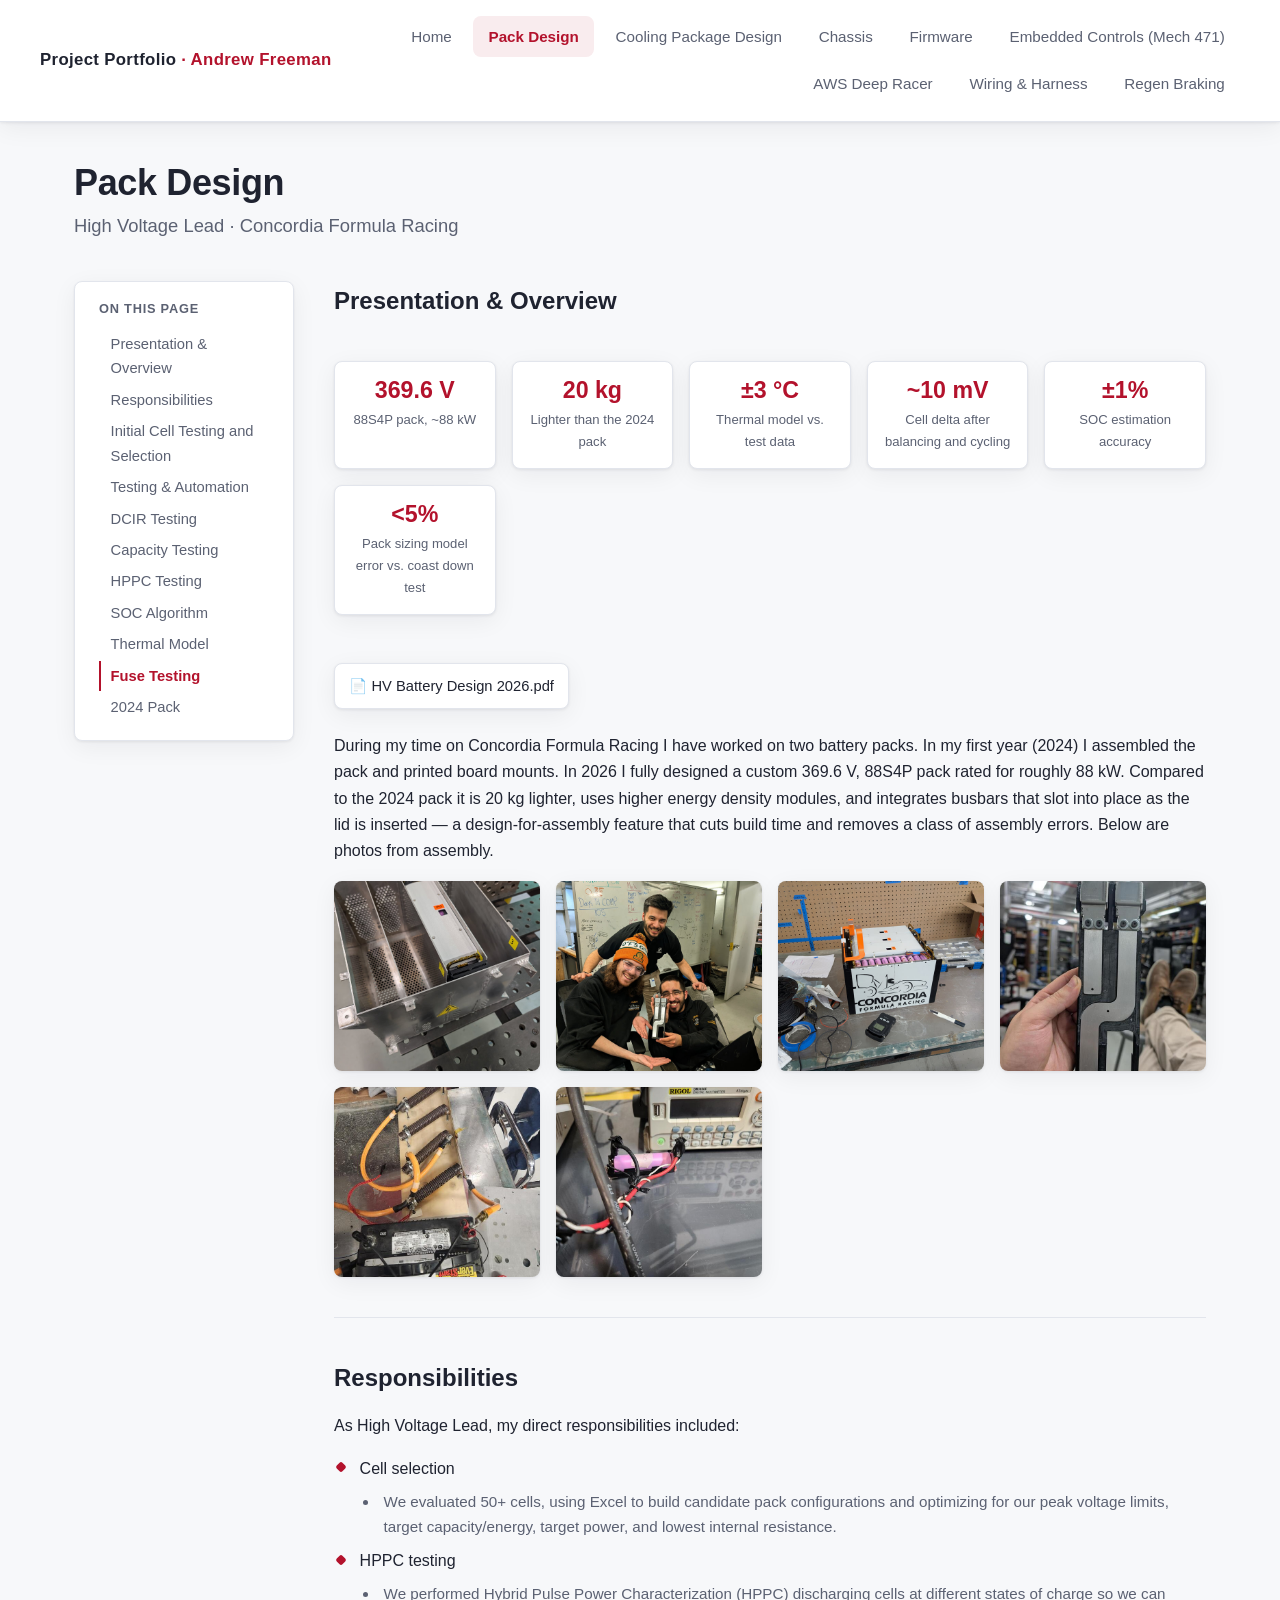
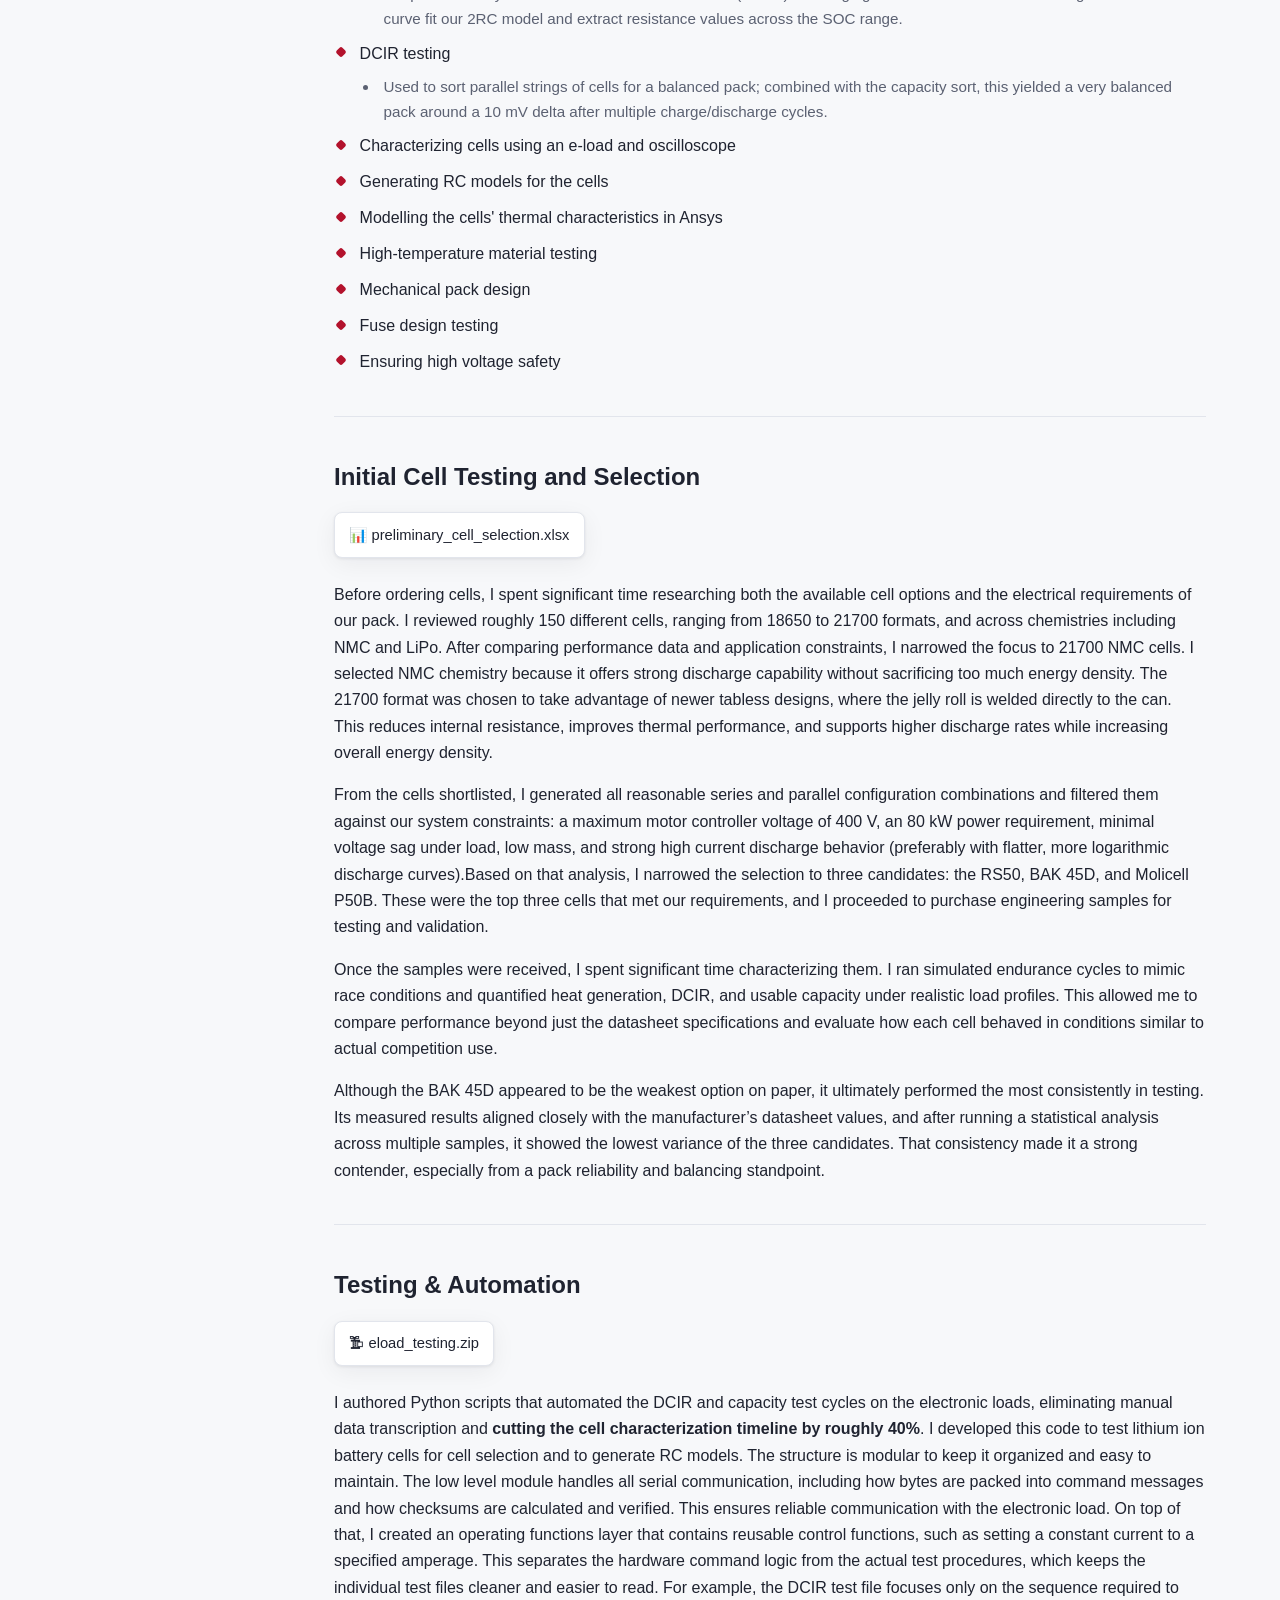
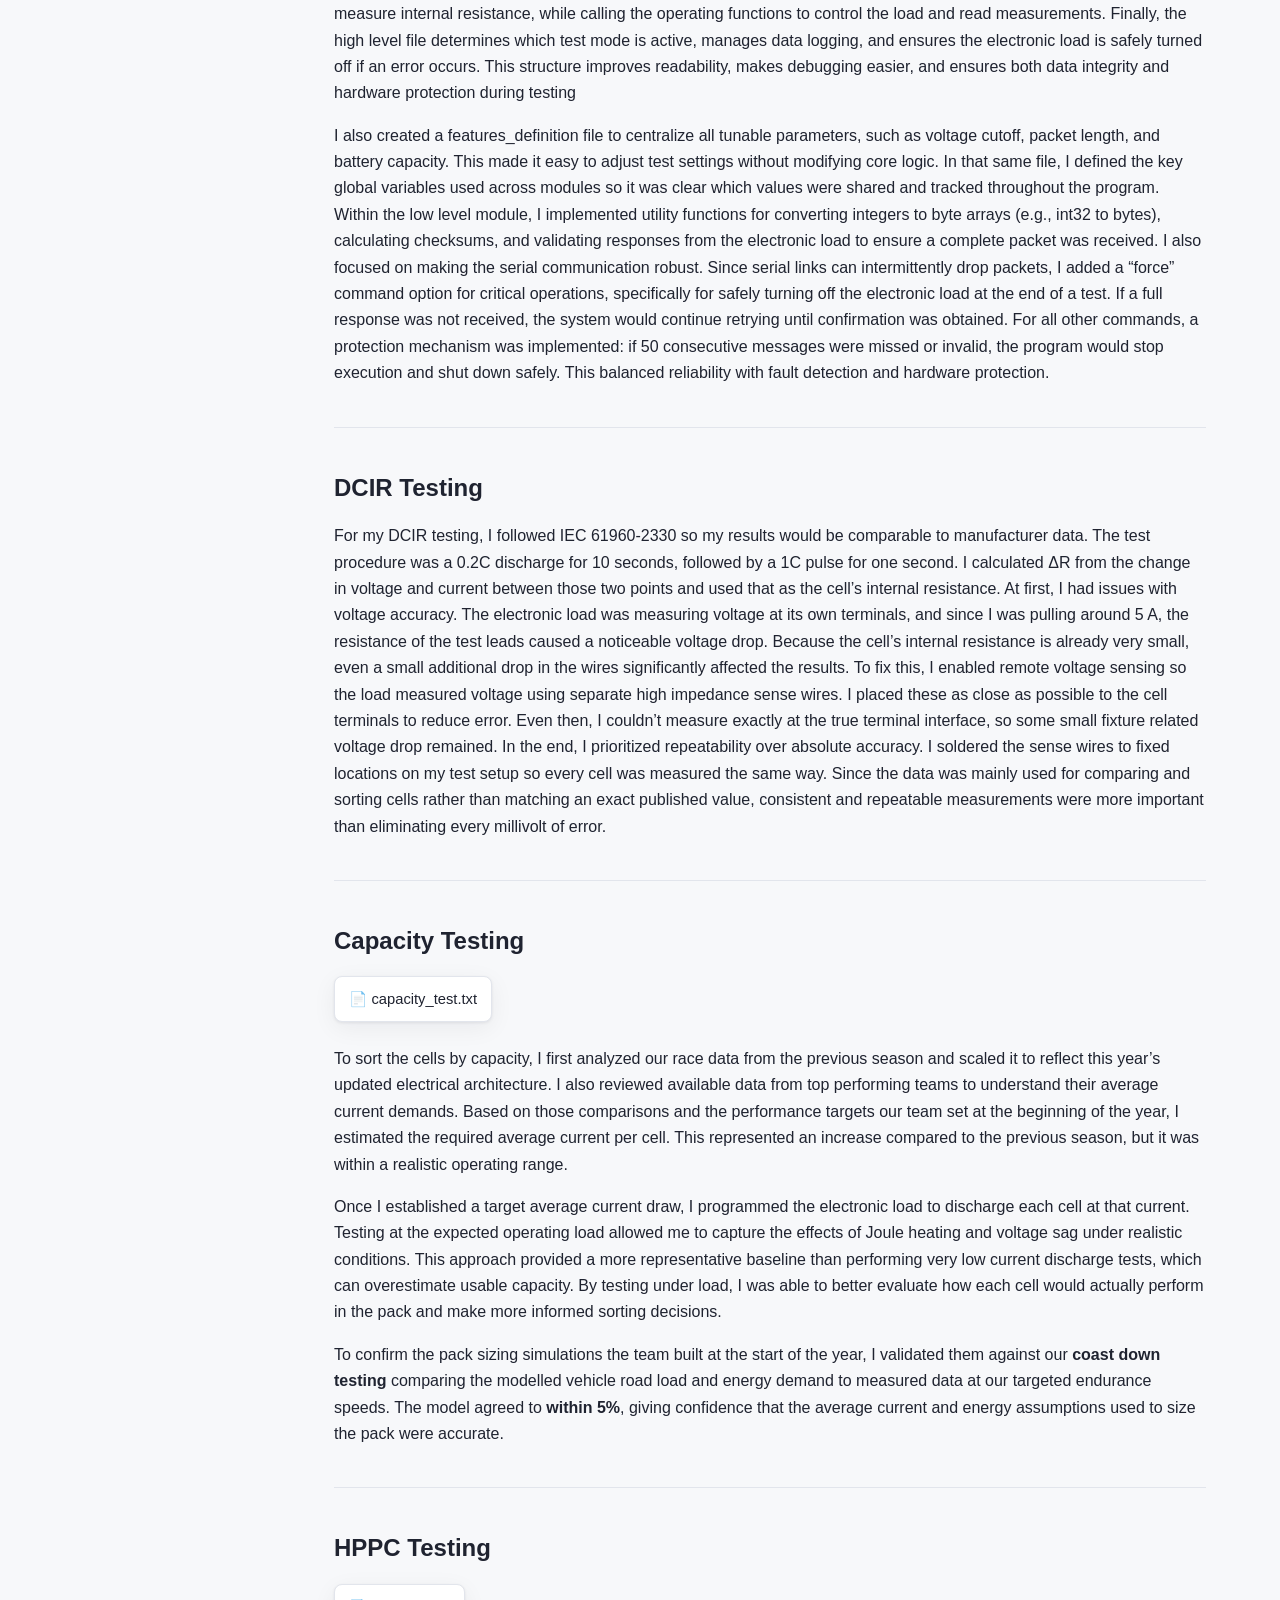
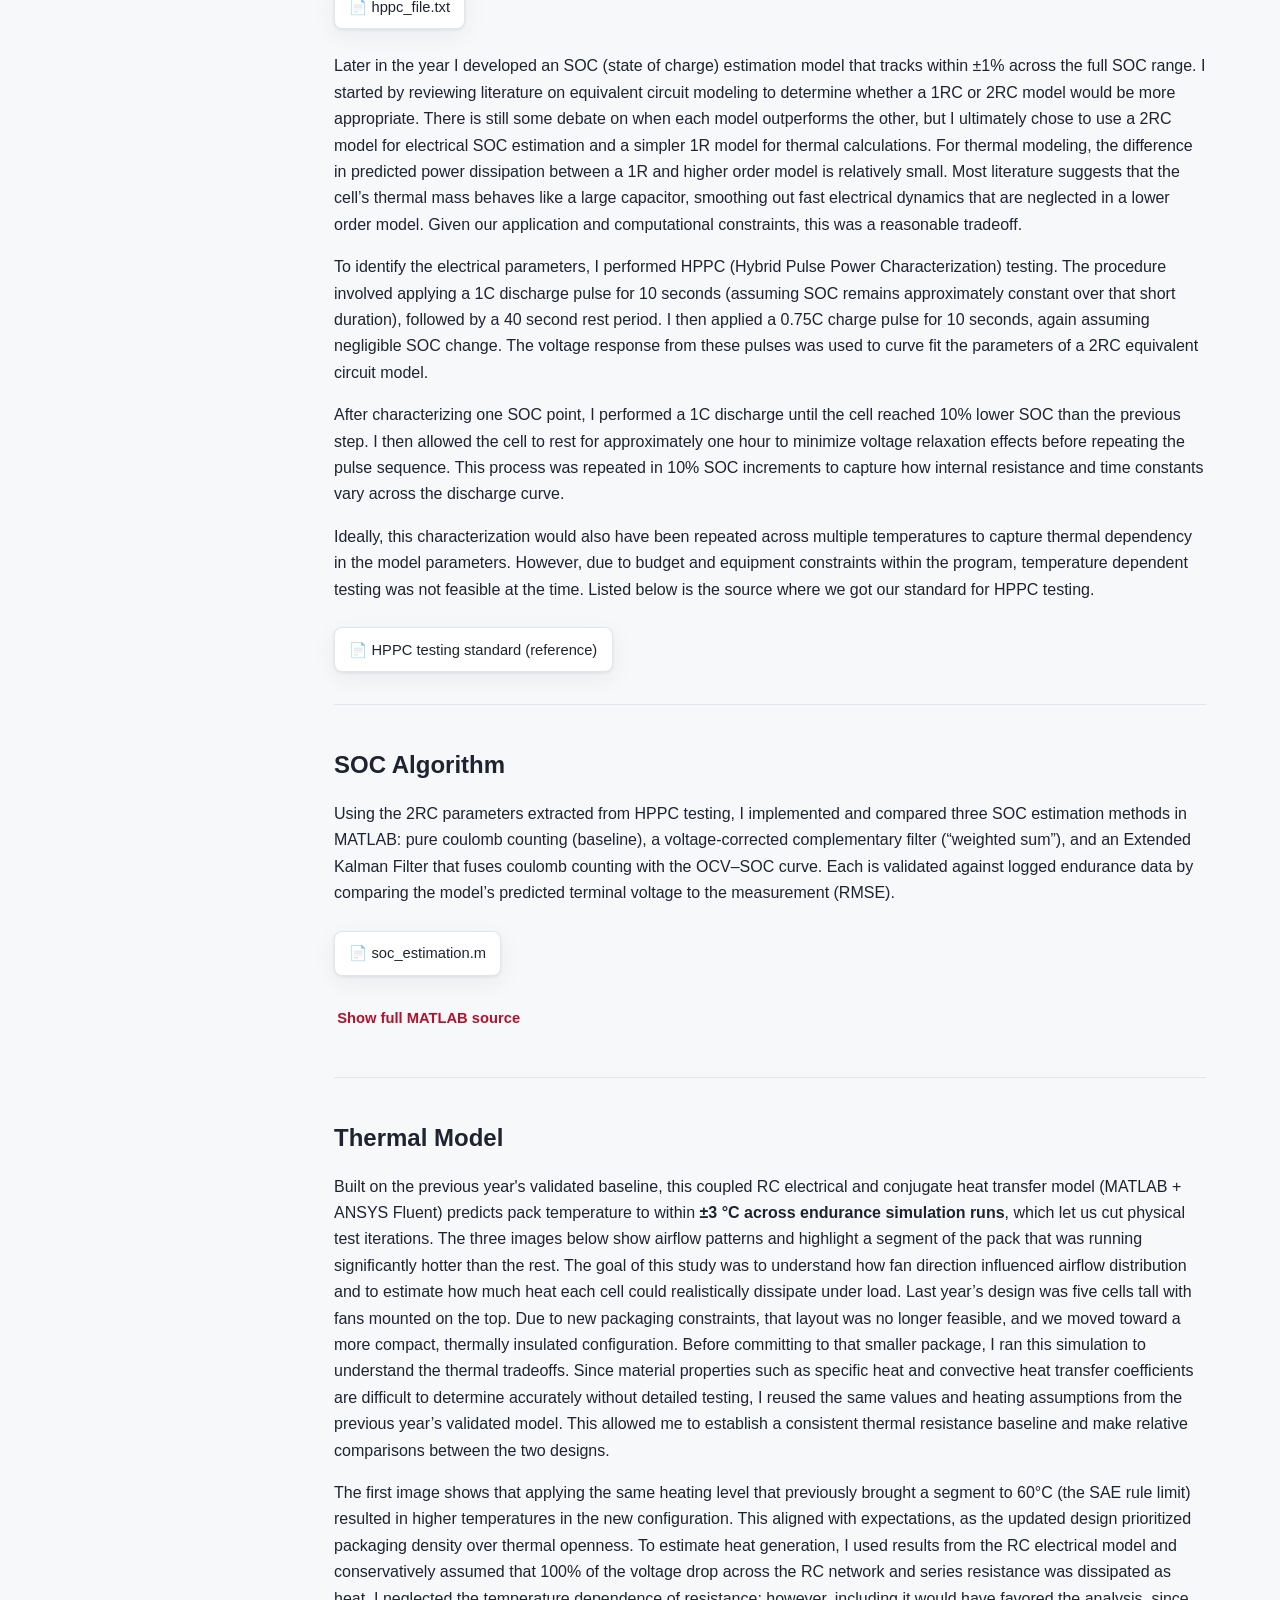
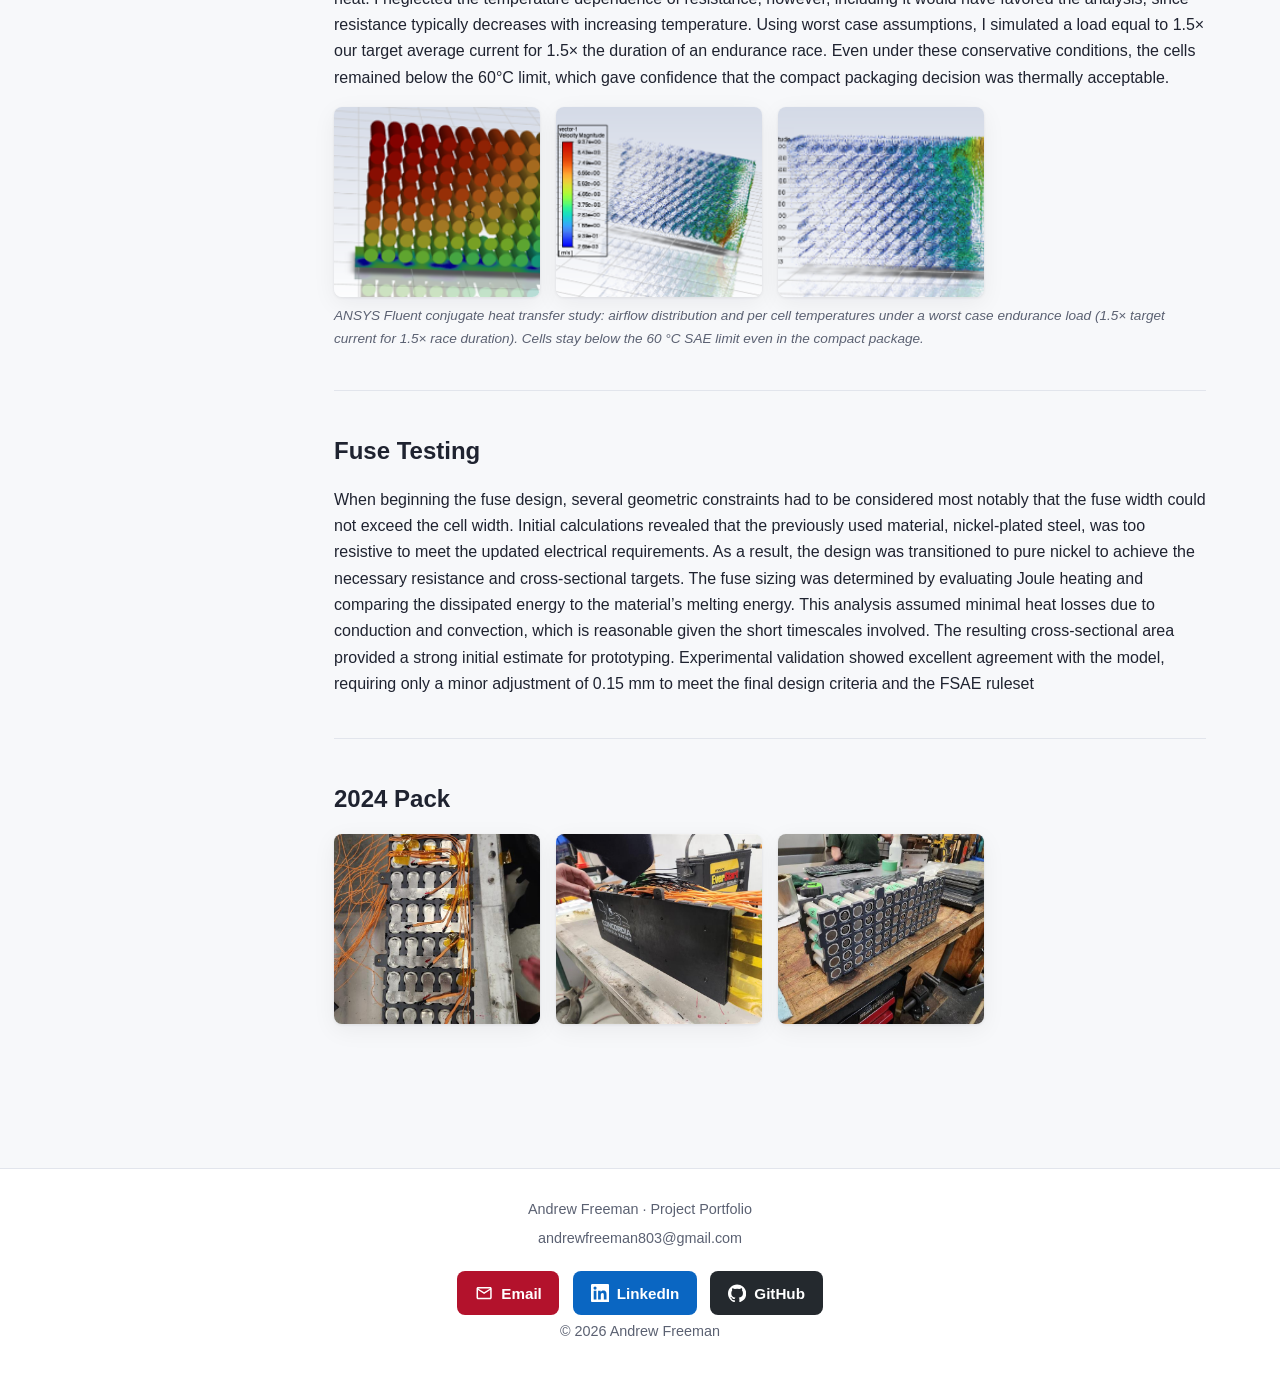
<file: pack-design.html>
<!DOCTYPE html>
<html lang="en">
<head>
  <meta charset="UTF-8">
  <meta name="viewport" content="width=device-width, initial-scale=1.0">
  <title>Pack Design · Andrew Freeman</title>
  <meta name="description" content="High voltage battery pack design for Concordia Formula Racing: cell selection, testing, thermal modelling, and fuse design.">
  <link rel="icon" href="favicon.svg">
  <link rel="canonical" href="https://freeman803.github.io/pack-design.html">
  <meta property="og:type" content="website">
  <meta property="og:title" content="Pack Design · Andrew Freeman">
  <meta property="og:description" content="High voltage battery pack design for Concordia Formula Racing: cell selection, testing, thermal modelling, and fuse design.">
  <meta property="og:url" content="https://freeman803.github.io/pack-design.html">
  <meta property="og:image" content="https://freeman803.github.io/assets/images/pxl-20260301-000727058.jpg">
  <meta name="twitter:card" content="summary_large_image">
  <meta name="twitter:title" content="Pack Design · Andrew Freeman">
  <meta name="twitter:description" content="High voltage battery pack design for Concordia Formula Racing: cell selection, testing, thermal modelling, and fuse design.">
  <meta name="twitter:image" content="https://freeman803.github.io/assets/images/pxl-20260301-000727058.jpg">
  <link rel="stylesheet" href="css/style.css">
</head>
<body>
  <a class="skip-link" href="#main-content">Skip to content</a>
  <!-- ============ CANONICAL HEADER (copy to every page) ============ -->
  <header class="site-header">
    <div class="site-header__inner">
      <a class="site-title" href="index.html">Project Portfolio <span>· Andrew Freeman</span></a>
      <button class="nav-toggle" aria-label="Toggle navigation" aria-controls="primary-nav" aria-expanded="false">☰</button>
      <ul class="nav" id="primary-nav">
        <li><a href="index.html">Home</a></li>
        <li><a href="pack-design.html" class="active" aria-current="page">Pack Design</a></li>
        <li><a href="cooling-package-design.html">Cooling Package Design</a></li>
        <li><a href="chassis.html">Chassis</a></li>
        <li><a href="firmware.html">Firmware</a></li>
        <li><a href="embedded-controls.html">Embedded Controls (Mech 471)</a></li>
        <li><a href="aws-deep-racer.html">AWS Deep Racer</a></li>
        <li><a href="wiring-harness.html">Wiring &amp; Harness</a></li>
        <li><a href="regen-braking.html">Regen Braking</a></li>
      </ul>
    </div>
  </header>
  <!-- ============ /HEADER ============ -->

  <main class="has-toc" id="main-content">
    <h1 class="page-title">Pack Design</h1>
    <p class="page-subtitle">High Voltage Lead · Concordia Formula Racing</p>

    <div class="page-layout">
    <nav class="toc" aria-label="On this page">
      <p class="toc__title">On this page</p>
      <ul>
        <li><a href="#overview">Presentation &amp; Overview</a></li>
        <li><a href="#responsibilities">Responsibilities</a></li>
        <li><a href="#cell-selection">Initial Cell Testing and Selection</a></li>
        <li><a href="#testing-automation">Testing &amp; Automation</a></li>
        <li><a href="#dcir">DCIR Testing</a></li>
        <li><a href="#capacity">Capacity Testing</a></li>
        <li><a href="#hppc">HPPC Testing</a></li>
        <li><a href="#soc-algorithm">SOC Algorithm</a></li>
        <li><a href="#thermal">Thermal Model</a></li>
        <li><a href="#fuse">Fuse Testing</a></li>
        <li><a href="#pack-2024">2024 Pack</a></li>
      </ul>
    </nav>

    <div class="page-content">
    <section class="section" id="overview">
      <h2>Presentation &amp; Overview</h2>

      <div class="stat-row">
        <div class="stat"><span class="stat__value">369.6 V</span><span class="stat__label">88S4P pack, ~88 kW</span></div>
        <div class="stat"><span class="stat__value">20 kg</span><span class="stat__label">Lighter than the 2024 pack</span></div>
        <div class="stat"><span class="stat__value">±3 °C</span><span class="stat__label">Thermal model vs. test data</span></div>
        <div class="stat"><span class="stat__value">~10 mV</span><span class="stat__label">Cell delta after balancing and cycling</span></div>
        <div class="stat"><span class="stat__value">±1%</span><span class="stat__label">SOC estimation accuracy</span></div>
        <div class="stat"><span class="stat__value">&lt;5%</span><span class="stat__label">Pack sizing model error vs. coast down test</span></div>
      </div>

      <a class="download" href="assets/files/formulaconcordia_design_2026_battery.pdf">
        📄 HV Battery Design 2026.pdf
      </a>
      <p>
        During my time on Concordia Formula Racing I have worked on two battery packs. In my
        first year (2024) I assembled the pack and printed board mounts. In 2026 I fully
        designed a custom 369.6 V, 88S4P pack rated for roughly 88 kW. Compared to the 2024
        pack it is 20 kg lighter, uses higher energy density modules, and integrates busbars
        that slot into place as the lid is inserted — a design-for-assembly feature that cuts
        build time and removes a class of assembly errors. Below are photos from assembly.
      </p>
      <div class="image-grid image-grid--gallery">
        <img src="assets/images/pxl-20260301-000727058.jpg" alt="21700 cells seated in a module holder before welding" loading="lazy">
        <img src="assets/images/pxl-20260303-041422793-2.jpg" alt="Nickel strips welded across the cell module" loading="lazy">
        <img src="assets/images/pxl-20260303-080917894.jpg" alt="Assembled 88S4P segment with busbars seated" loading="lazy">
        <img src="assets/images/media-49.jpg" alt="Battery segment wired into the pack enclosure" loading="lazy">
        <img src="assets/images/media-27.jpg" alt="Pack enclosure with modules and BMS boards installed" loading="lazy">
        <img src="assets/images/media-35.jpg" alt="Completed 369.6 V high-voltage battery pack" loading="lazy">
      </div>
    </section>

    <section class="section" id="responsibilities">
      <h2>Responsibilities</h2>
      <p>As High Voltage Lead, my direct responsibilities included:</p>
      <ul class="bullet-list">
        <li>Cell selection
          <ul>
            <li>We evaluated 50+ cells, using Excel to build candidate pack configurations and optimizing for our peak voltage limits, target capacity/energy, target power, and lowest internal resistance.</li>
          </ul>
        </li>
        <li>HPPC testing
          <ul>
            <li>We performed Hybrid Pulse Power Characterization (HPPC) discharging cells at different states of charge so we can curve fit our 2RC model and extract resistance values across the SOC range.</li>
          </ul>
        </li>
        <li>DCIR testing
          <ul>
            <li>Used to sort parallel strings of cells for a balanced pack; combined with the capacity sort, this yielded a very balanced pack around a 10 mV delta after multiple charge/discharge cycles.</li>
          </ul>
        </li>
        <li>Characterizing cells using an e-load and oscilloscope</li>
        <li>Generating RC models for the cells</li>
        <li>Modelling the cells' thermal characteristics in Ansys</li>
        <li>High-temperature material testing</li>
        <li>Mechanical pack design</li>
        <li>Fuse design testing</li>
        <li>Ensuring high voltage safety</li>
      </ul>
    </section>

    <section class="section" id="cell-selection">
      <h2>Initial Cell Testing and Selection</h2>
      <a class="download" href="assets/files/preliminary_cell_selection.xlsx">
        📊 preliminary_cell_selection.xlsx
      </a>
      <p>
       Before ordering cells, I spent significant time researching both the available cell options and the electrical requirements of our pack. I reviewed roughly 150 different cells, ranging from 18650 to 21700 formats, and across chemistries including NMC and LiPo. After comparing performance data and application constraints, I narrowed the focus to 21700 NMC cells.
I selected NMC chemistry because it offers strong discharge capability without sacrificing too much energy density. The 21700 format was chosen to take advantage of newer tabless designs, where the jelly roll is welded directly to the can. This reduces internal resistance, improves thermal performance, and supports higher discharge rates while increasing overall energy density.
      </p>
      <p>
From the cells shortlisted, I generated all reasonable series and parallel configuration combinations and filtered them against our system constraints: a maximum motor controller voltage of 400 V, an 80 kW power requirement, minimal voltage sag under load, low mass, and strong high current discharge behavior (preferably with flatter, more logarithmic discharge curves).Based on that analysis, I narrowed the selection to three candidates: the RS50, BAK 45D, and Molicell P50B. These were the top three cells that met our requirements, and I proceeded to purchase engineering samples for testing and validation.
      </p>
      <p>
​Once the samples were received, I spent significant time characterizing them. I ran simulated endurance cycles to mimic race conditions and quantified heat generation, DCIR, and usable capacity under realistic load profiles. This allowed me to compare performance beyond just the datasheet specifications and evaluate how each cell behaved in conditions similar to actual competition use.
      </p>
      <p>
        Although the BAK 45D appeared to be the weakest option on paper, it ultimately performed the most consistently in testing. Its measured results aligned closely with the manufacturer’s datasheet values, and after running a statistical analysis across multiple samples, it showed the lowest variance of the three candidates. That consistency made it a strong contender, especially from a pack reliability and balancing standpoint.
      </p>
    </section>

    <section class="section" id="testing-automation">
      <h2>Testing &amp; Automation</h2>
      <a class="download" href="assets/files/eload_testing.zip">
        🗜 eload_testing.zip
      </a>
      <p>
        I authored Python scripts that automated the DCIR and capacity test cycles on the
        electronic loads, eliminating manual data transcription and <strong>cutting the
        cell characterization timeline by roughly 40%</strong>. I developed this code to test
        lithium ion battery cells for cell selection and to generate RC models. The structure is modular to keep it organized and easy to maintain. The low level module handles all serial communication, including how bytes are packed into command messages and how checksums are calculated and verified. This ensures reliable communication with the electronic load.
On top of that, I created an operating functions layer that contains reusable control functions, such as setting a constant current to a specified amperage. This separates the hardware command logic from the actual test procedures, which keeps the individual test files cleaner and easier to read. For example, the DCIR test file focuses only on the sequence required to measure internal resistance, while calling the operating functions to control the load and read measurements.
Finally, the high level file determines which test mode is active, manages data logging, and ensures the electronic load is safely turned off if an error occurs. This structure improves readability, makes debugging easier, and ensures both data integrity and hardware protection during testing
      </p>
      <p>
        I also created a features_definition file to centralize all tunable parameters, such as voltage cutoff, packet length, and battery capacity. This made it easy to adjust test settings without modifying core logic. In that same file, I defined the key global variables used across modules so it was clear which values were shared and tracked throughout the program.
Within the low level module, I implemented utility functions for converting integers to byte arrays (e.g., int32 to bytes), calculating checksums, and validating responses from the electronic load to ensure a complete packet was received. I also focused on making the serial communication robust. Since serial links can intermittently drop packets, I added a “force” command option for critical operations, specifically for safely turning off the electronic load at the end of a test. If a full response was not received, the system would continue retrying until confirmation was obtained. For all other commands, a protection mechanism was implemented: if 50 consecutive messages were missed or invalid, the program would stop execution and shut down safely. This balanced reliability with fault detection and hardware protection.
      </p>
    </section>

    <section class="section" id="dcir">
      <h2>DCIR Testing</h2>
      <p>
        For my DCIR testing, I followed IEC 61960-2330 so my results would be comparable to manufacturer data. The test procedure was a 0.2C discharge for 10 seconds, followed by a 1C pulse for one second. I calculated ΔR from the change in voltage and current between those two points and used that as the cell’s internal resistance.
At first, I had issues with voltage accuracy. The electronic load was measuring voltage at its own terminals, and since I was pulling around 5 A, the resistance of the test leads caused a noticeable voltage drop. Because the cell’s internal resistance is already very small, even a small additional drop in the wires significantly affected the results.
To fix this, I enabled remote voltage sensing so the load measured voltage using separate high impedance sense wires. I placed these as close as possible to the cell terminals to reduce error. Even then, I couldn’t measure exactly at the true terminal interface, so some small fixture related voltage drop remained.
In the end, I prioritized repeatability over absolute accuracy. I soldered the sense wires to fixed locations on my test setup so every cell was measured the same way. Since the data was mainly used for comparing and sorting cells rather than matching an exact published value, consistent and repeatable measurements were more important than eliminating every millivolt of error.
      </p>
    </section>

    <section class="section" id="capacity">
      <h2>Capacity Testing</h2>
      <a class="download" href="assets/files/capacity_test.txt">
        📄 capacity_test.txt
      </a>
      <p>
       ​To sort the cells by capacity, I first analyzed our race data from the previous season and scaled it to reflect this year’s updated electrical architecture. I also reviewed available data from top performing teams to understand their average current demands. Based on those comparisons and the performance targets our team set at the beginning of the year, I estimated the required average current per cell. This represented an increase compared to the previous season, but it was within a realistic operating range.
      </p>
      <p>
        Once I established a target average current draw, I programmed the electronic load to discharge each cell at that current. Testing at the expected operating load allowed me to capture the effects of Joule heating and voltage sag under realistic conditions. This approach provided a more representative baseline than performing very low current discharge tests, which can overestimate usable capacity. By testing under load, I was able to better evaluate how each cell would actually perform in the pack and make more informed sorting decisions.
      </p>
      <p>
        To confirm the pack sizing simulations the team built at the start of the year, I validated them against our <strong>coast down testing</strong> comparing the modelled vehicle road load and energy demand to measured data at our targeted endurance speeds. The model agreed to <strong>within 5%</strong>, giving confidence that the average current and energy assumptions used to size the pack were accurate.
      </p>
    </section>

    <section class="section" id="hppc">
      <h2>HPPC Testing</h2>
      <a class="download" href="assets/files/hppc_file.txt">
        📄 hppc_file.txt
      </a>
      <p>
Later in the year I developed an SOC (state of charge) estimation model that tracks within ±1% across the full SOC range. I started by reviewing literature on equivalent circuit modeling to determine whether a 1RC or 2RC model would be more appropriate. There is still some debate on when each model outperforms the other, but I ultimately chose to use a 2RC model for electrical SOC estimation and a simpler 1R model for thermal calculations.
For thermal modeling, the difference in predicted power dissipation between a 1R and higher order model is relatively small. Most literature suggests that the cell’s thermal mass behaves like a large capacitor, smoothing out fast electrical dynamics that are neglected in a lower order model. Given our application and computational constraints, this was a reasonable tradeoff.
      </p>
      <p>
        To identify the electrical parameters, I performed HPPC (Hybrid Pulse Power Characterization) testing. The procedure involved applying a 1C discharge pulse for 10 seconds (assuming SOC remains approximately constant over that short duration), followed by a 40 second rest period. I then applied a 0.75C charge pulse for 10 seconds, again assuming negligible SOC change. The voltage response from these pulses was used to curve fit the parameters of a 2RC equivalent circuit model.
      </p>
      <p>
        After characterizing one SOC point, I performed a 1C discharge until the cell reached 10% lower SOC than the previous step. I then allowed the cell to rest for approximately one hour to minimize voltage relaxation effects before repeating the pulse sequence.  This process was repeated in 10% SOC increments to capture how internal resistance and time constants vary across the discharge curve.
      </p>
      <p>
        Ideally, this characterization would also have been repeated across multiple temperatures to capture thermal dependency in the model parameters. However, due to budget and equipment constraints within the program, temperature dependent testing was not feasible at the time. Listed below is the source where we got our standard for HPPC testing.
      </p>
      <a class="download" href="assets/files/hppc_testing_standard.pdf">
        📄 HPPC testing standard (reference)
      </a>
    </section>

    <section class="section" id="soc-algorithm">
      <h2>SOC Algorithm</h2>
      <p>
        Using the 2RC parameters extracted from HPPC testing, I implemented and compared three
        SOC estimation methods in MATLAB: pure coulomb counting (baseline), a voltage-corrected
        complementary filter (&ldquo;weighted sum&rdquo;), and an Extended Kalman Filter that fuses
        coulomb counting with the OCV&ndash;SOC curve. Each is validated against logged endurance
        data by comparing the model&rsquo;s predicted terminal voltage to the measurement (RMSE).
      </p>
      <a class="download" href="assets/files/soc_estimation.m">📄 soc_estimation.m</a>
      <details class="code-details">
        <summary>Show full MATLAB source</summary>
        <pre class="code-block code-block--scroll"><code>clear;
%% DATA %%
%ENDURANCE_DATA = readtable('cage_eload_testing_enduranceSIM.xlsx', 'Sheet', 'Bak45D-3');
ENDURANCE_DATA = readtable('EnduranceResults.csv');
%ENDURANCE_DATA = readtable('S1_#4226_20240615_163852-1.5FOS.csv');
time = ENDURANCE_DATA.Var6;
voltage = ENDURANCE_DATA.Var3;
I = -ENDURANCE_DATA.Var4;
%time = ENDURANCE_DATA.time;
%I = -ENDURANCE_DATA.current;
%voltage = ENDURANCE_DATA.voltage;
Ri_table_discharge = [0.0079,0.0066,0.0065,0.0056,0.0054,0.0062,0.0062,0.0063,0.0068,0.0074,0];
Ri_table_charge = [0.0084,0.0062,0.0061,0.0057,0.0061,0.0058,0.0056,0.0032,7.10E-03,0.0081,0];
R1_table_discharge = [0.0045,0.0024,0.0028,0.0024,0.0021,0.0019,0.0019,0.002,0.0032,0.0049,0];
R1_table_charge = [7.94E-06,0.0019,0.0018,0.0015,0.0014,0.0013,0.0013,0.0033,0.0102,0.011,0];
R2_table_discharge = [0.0274,0.0092,0.0126,0.0142,0.0074,0.0098,0.012,0.0167,0.0781,0.1063,0];
R2_table_charge = [0.009,0.0058,0.0066,0.0066,0.0049,0.0046,0.0047,0.005,0.003,0.004,0];
C1_table_discharge = [625.5498,1.0884e+03,1.3760E+03,671.7873,447.4289,1.46E+03,1.59E+03,1.94E+03,1.75E+03,697.3229,0];
C1_table_charge = [629.4704,653.2170,732.6093,516.2969,1.31E+03,707.6551,411.8151,13.8447,1.46E+03,898.8253,0];
C2_table_discharge = [2.05E+03,2.9757e+03,3.2006E+03,2.65E+03,3.27E+03,3.60E+03,3.37E+03,2.97E+03,2.23E+03,1.25E+03,0];
C2_table_charge = [700.7608,2.5740e+03,2.3650e+03,2.09E+03,3.42E+03,2.54E+03,2.29E+03,1.93E+03,1.33E+04,6.06E+03,0];
start_time = 2;
end_time = 9189;
idx = (time &gt;= start_time &amp; time &lt;= end_time);
t = (start_time:0.01:end_time)';
%I = interp1(time(idx), I(idx), t, 'linear', 'extrap');
%[time_unique, ia] = unique(time);      % keep only unique time entries
%voltage_unique = voltage(ia);          % match the voltage values
%voltage_interp = interp1(time_unique, voltage_unique, t, 'linear');
OCV_lookup = [2.42,3.17577,3.36868,3.52009,3.62396,3.74948,3.84225,3.93877,4.05245,4.0853,4.18972]; % data from hppc test
SOC_lookupR = linspace(0,1,11);
figure
plot(voltage(6:9000), 'b-');
hold on
Q = 4.5 * 3600;   %battery charge
SOC_lookupR = linspace(0,1,11);
%SOC_lookup = linspace(0,1,21);
%OCV_lookup = [2.42,2.6,3.17577,3.3,3.31,3.36868,3.37,3.52009,3.6,3.62396,3.7,3.74948, ...
%    3.8,3.84225,3.9,3.93877,4,4.0,4.0,4.15,4.18997]; % data from hppc test
    OCV_lookup = [2.42,3.17577,3.36868,3.52009,3.62396,3.74948,3.84225,3.93877,4.05245,4.0853,4.2]; % data from hppc test
%OCV_lookup = [2.5911,2.8401,3.0691,3.2781,3.4671,3.6361,3.7851,3.885,3.925,4.023,4.098];       % data from andrew
SOC = 1;
%% WEIGHTED SUM %%
%%%%%%%%%%%%%%%%%%%%%%%%%%%%%%%%%%%%%%%%%%%%%%%%
Vrc1 = 0; Vrc2 = 0;
Vs = zeros(size(t));
SOC_a = zeros(size(t));
SOC_an = zeros(size(t));
SOC_coul = zeros(size(t));
for k = 1:(length(time)-2)
dt = time(k+1)-time(k);
%    if dt&lt;0.12
%        dt=0.2;
%    end
    SOC_index = round(10 - SOC*(10))+1;
    if I(k) &gt; 0
        Ri = interp1(SOC_lookupR, Ri_table_charge, 1-SOC, 'linear', 'extrap');
        R1 = interp1(SOC_lookupR, R1_table_charge, 1-SOC, 'linear', 'extrap');
        R2 = interp1(SOC_lookupR, R2_table_charge, 1-SOC, 'linear', 'extrap');
        C1 = interp1(SOC_lookupR, C1_table_charge, 1-SOC, 'linear', 'extrap');
        C2 = interp1(SOC_lookupR, C2_table_charge, 1-SOC, 'linear', 'extrap');
    end
    if I(k) &lt;= 0
        Ri = interp1(SOC_lookupR, Ri_table_discharge, 1-SOC, 'linear', 'extrap');
        R1 = interp1(SOC_lookupR, R1_table_discharge, 1-SOC, 'linear', 'extrap');
        R2 = interp1(SOC_lookupR, R2_table_discharge, 1-SOC, 'linear', 'extrap');
        C1 = interp1(SOC_lookupR, C1_table_discharge, 1-SOC, 'linear', 'extrap');
        C2 = interp1(SOC_lookupR, C2_table_discharge, 1-SOC, 'linear', 'extrap');
    end
    SOC = SOC + (I(k)*1* dt ) / (Q*1);
    %SOC = max(0, min(1, SOC));
    VOC = interp1(SOC_lookupR, OCV_lookup, SOC, 'linear', 'extrap');
    dVrc1 = (-Vrc1/(R1*C1) + I(k)*1.0/C1) * dt;
    dVrc2 = (-Vrc2/(R2*C2) + I(k)*1.0/C2) * dt;
    Vrc1 = Vrc1 + dVrc1;
    Vrc2 = Vrc2 + dVrc2;
    Vs(k) = VOC + I(k)*1.0*Ri + Vrc1 + Vrc2;
    %%%%%%%%%%%%%%%%%%%%%%%%%%%%%%%%%%%%%%%%%%%%%%%%%%%%%%%%%%%%%%%%%%%%%
    VOC_a = -(I(k)*1.0*Ri + Vrc1 + Vrc2) + voltage(k);
    %SOC_a(k) = interp1(OCV_lookup, SOC_lookupR, VOC_a, 'linear', 'extrap');
if abs(I(k)) &lt; 4
    SOC_a = interp1(OCV_lookup, SOC_lookupR, VOC_a, 'linear', 'extrap');
    %fprintf('soc:\n', SOC_a);
    SOC = 0.997*SOC + 0.003*SOC_a;
    SOC_an(k)=SOC;
end
SOC = min(1, max(0, SOC));
    if mod(k,10) == 0
        fprintf('Vs=%.3f s, SOC=%.3f, VOC_a=%.3f,  voltage=%.3f, v_up=%.3f\n', Vs(k), SOC, VOC_a, voltage(k), -(I(k)*1.0*Ri + Vrc1 + Vrc2));
    end
end
SOC_c = 1;
for k = 1:(length(time)-2)
    SOC_c = SOC_c + (I(k)*1* dt ) / (Q*1);
    SOC_coul(k) = SOC_c;
end
Delta_t = 0.55;
Vs = interp1(t, Vs, t-Delta_t, 'linear', 'extrap');%
V_meas_interp = interp1(time(idx), voltage(idx), t, 'linear', 'extrap');
% least squares error metrics
SSE  = sum((Vs - V_meas_interp).^2);              % sum of squared errors
MSE  = mean((Vs - V_meas_interp).^2);             % mean squared error
RMSE = sqrt(mean((Vs - V_meas_interp).^2));       % root mean square error
fprintf('SSE  = %.6f\n', SSE);
fprintf('MSE  = %.6f\n', MSE);
fprintf('RMSE = %.6f\n', RMSE);
%plot(t, voltage_interp, 'b', 'LineWidth', 1); hold on;
plot(Vs(60:9189), 'r', 'LineWidth', 0.9);
xlabel('Time (s)'), ylabel('Voltage (V)')
title('weighted sum')
figure;
plot(SOC_an(60:9189), 'o', 'LineWidth', 0.9);hold on;
plot(SOC_coul(60:9189), 'r','LineWidth', 0.9);
grid on
xlabel('Time (s)'), ylabel('SOC (V)')
%legend('SOC', 'Simulated ECM')
title('SOC over time')
%%%%%%%%%%%%%%%%%%%%%%%%%%%%%%%%%%%%%%%%%%%%%%%%%%%%%%%%%%%%%%%%%
%}
%% KALMAN FILTER
clear;
%ENDURANCE_DATA = readtable('cage_eload_testing_enduranceSIM.xlsx', 'Sheet', 'Bak45D-3');
ENDURANCE_DATA = readtable('EnduranceResults.csv');
%ENDURANCE_DATA = readtable('S1_#4226_20240615_163852-1.5FOS.csv');
%time = ENDURANCE_DATA.time;
%voltage = ENDURANCE_DATA.voltage;
%I = ENDURANCE_DATA.current;
time = ENDURANCE_DATA.Var6;
voltage = ENDURANCE_DATA.Var3;
I = ENDURANCE_DATA.Var4;
%time = ENDURANCE_DATA.Time;
%I = -ENDURANCE_DATA.CurrentPerCell;
Ri_table_discharge = [0.0079,0.0066,0.0065,0.0056,0.0054,0.0062,0.0062,0.0063,0.0068,0.0074,0];
Ri_table_charge = [0.0084,0.0062,0.0061,0.0057,0.0061,0.0058,0.0056,0.0032,7.10E-03,0.0081,0];
R1_table_discharge = [0.0045,0.0024,0.0028,0.0024,0.0021,0.0019,0.0019,0.002,0.0032,0.0049,0];
R1_table_charge = [7.94E-06,0.0019,0.0018,0.0015,0.0014,0.0013,0.0013,0.0033,0.0102,0.011,0];
R2_table_discharge = [0.0274,0.0092,0.0126,0.0142,0.0074,0.0098,0.012,0.0167,0.0781,0.1063,0];
R2_table_charge = [0.009,0.0058,0.0066,0.0066,0.0049,0.0046,0.0047,0.005,0.003,0.004,0];
C1_table_discharge = [625.5498,1.0884e+03,1.3760E+03,671.7873,447.4289,1.46E+03,1.59E+03,1.94E+03,1.75E+03,697.3229,0];
C1_table_charge = [629.4704,653.2170,732.6093,516.2969,1.31E+03,707.6551,411.8151,13.8447,1.46E+03,898.8253,0];
C2_table_discharge = [2.05E+03,2.9757e+03,3.2006E+03,2.65E+03,3.27E+03,3.60E+03,3.37E+03,2.97E+03,2.23E+03,1.25E+03,0];
C2_table_charge = [700.7608,2.5740e+03,2.3650e+03,2.09E+03,3.42E+03,2.54E+03,2.29E+03,1.93E+03,1.33E+04,6.06E+03,0];
%start_time = 60000;
%end_time = 75000;
start_time = 1;
end_time = 1086;
start_point=2;
end_point=9012;
idx = (time &gt;= start_time &amp; time &lt;= end_time);
%{
t = (start_time:0.01:end_time)';
I = interp1(time(idx), I(idx), t, 'linear', 'extrap');
[time_unique, ia] = unique(time);      % keep only unique time entries
voltage_unique = voltage(ia);          % match the voltage values
voltage_interp = interp1(time_unique, voltage_unique, t, 'linear');
%}
OCV_lookup = [2.42,3.17577,3.36868,3.52009,3.62396,3.74948,3.84225,3.93877,4.05245,4.0853,4.18005]; % data from hppc test
SOC_lookupR = linspace(0,1,11);
OCV_lookup = [2.42,3.178,3.37,3.52,3.62,3.75,3.84,3.94,4.05,4.09,4.20];
%figure
%plot(time(idx), voltage(idx), 'b-');
%hold on
%% KALMAN FILTER %%
%%%%%%%%%%%%%%%%%%%%%%%%%%%%%%%%%%%%%%%%%%%%
% Initialize
Q = 4.5 * 3600;   %battery charge
Q_used=0;
%dt = (t(2)-t(1));
SOC_est = 0.99;               % start at 100%
SOC_coul=1;
Q_noise = [7e-8 0 0; 0 6e-5 0; 0 0 6e-5];     %process noise
R_noise = 0.05;                                    %Measurement Noise
L = 1;
X = [1; 0; 0];  %state
P = [1e-4 0 0 ; 0 1e-4 0; 0 0 1e-4];    %covariance
dOCV = gradient(OCV_lookup, SOC_lookupR);
m=0;
SOC_k=1;
%for k = 1:length(t)
for k = start_point:end_point
    dt = time(k)-time(k-1);
    %if dt&lt;0.12
    %    dt=0.2;
    %end
    Q_used=Q_used+((I(k-1)*dt));

    SOC = X(1);
    if I(k) &lt; 0
        Ri = interp1(SOC_lookupR, Ri_table_charge, 1-SOC, 'linear', 'extrap');
        R1 = interp1(SOC_lookupR, R1_table_charge, 1-SOC, 'linear', 'extrap');
        R2 = interp1(SOC_lookupR, R2_table_charge, 1-SOC, 'linear', 'extrap');
        C1 = interp1(SOC_lookupR, C1_table_charge, 1-SOC, 'linear', 'extrap');
        C2 = interp1(SOC_lookupR, C2_table_charge, 1-SOC, 'linear', 'extrap');
    end
    if I(k) &gt;= 0
        Ri = interp1(SOC_lookupR, Ri_table_discharge, 1-SOC, 'linear', 'extrap');
        R1 = interp1(SOC_lookupR, R1_table_discharge, 1-SOC, 'linear', 'extrap');
        R2 = interp1(SOC_lookupR, R2_table_discharge, 1-SOC, 'linear', 'extrap');
        C1 = interp1(SOC_lookupR, C1_table_discharge, 1-SOC, 'linear', 'extrap');
        C2 = interp1(SOC_lookupR, C2_table_discharge, 1-SOC, 'linear', 'extrap');
    end
    tao1 = R1*C1; tao2 = R2*C2;
    V_R1 = ((exp(-dt/tao1))*X(2) + R1*(1-exp(-dt/tao1))*I(k));
    V_R2 = ((exp(-dt/tao2))*X(3) + R2*(1-exp(-dt/tao2))*I(k));
    VOCV = interp1(SOC_lookupR, OCV_lookup, X(1), 'linear', 'extrap');
    Ut = VOCV - V_R1 - V_R2 - I(k)*Ri;
    A = [1 0 0; 0 exp(-dt/tao1) 0; 0 0 exp(-dt/tao2)];
    B = [-dt/Q; R1*(1-exp(-dt/tao1)); R2*(1-exp(-dt/tao2))];
    X = A*X + B*I(k);                   %state predication
    P = A*P*A' + Q_noise;               %covariance prediction
    SOC=X(1);
    dOCV_value = interp1(SOC_lookupR, dOCV, SOC, 'linear', 'extrap');
    H = [dOCV_value -1 -1];
    %error = voltage_interp(k) - Ut;     %error between prediction and actual
    error = voltage(k) - Ut;     %error between prediction and actual
    K1 = P*H'*(H*P*H' + R_noise)^-1;    %kalman gain calc
    X = X+K1*error;          %state matrix update
    P = (eye(3,3) - K1*H)*P; %covariance matrix update

    if mod(k,100)==0
        fprintf('t=%.1f s, SOC=%.3f, I=%.3f, Vs_pred=%.3f\n', time(k), X(1), I(k), Ut);
    end
    %if Ut&lt;2 || Ut&gt;4.2
    %    Vs(k)=Vs(k-1);
    %else
        Vs(k) = Ut;
    %end
    SOC_k(k) = X(1);
end
plot(SOC_k(60:9012), 'm','LineWidth', 1.5);
legend('weighted sum', 'coulomb count', 'kalman')
figure;
plot(time(start_point:end_point), voltage(start_point:end_point), 'b', 'LineWidth', 1); hold on;
plot(time(start_point:end_point), Vs(start_point:end_point), 'r', 'LineWidth', 0.9);
title('kalman filter')
grid on
SOC_final=(Q-Q_used)/Q;
SOC_coul = 1;
for k = start_point:end_point
    dt = time(k) - time(k-1);
    %if dt&lt;0.1
    %    dt=0.2;
    %end
    SOC_coul = SOC_coul - (I(k-1)*dt)/Q;
    SOC_coul = max(0, min(1, SOC_coul));
end
%}</code></pre>
      </details>
    </section>

    <section class="section" id="thermal">
      <h2>Thermal Model</h2>
      <p>
        Built on the previous year's validated baseline, this coupled RC electrical and
        conjugate heat transfer model (MATLAB + ANSYS Fluent) predicts pack temperature to
        within <strong>±3 °C across endurance simulation runs</strong>, which let us cut
        physical test iterations. The three images below show airflow patterns and highlight a segment of the pack that was running significantly hotter than the rest. The goal of this study was to understand how fan direction influenced airflow distribution and to estimate how much heat each cell could realistically dissipate under load.
Last year’s design was five cells tall with fans mounted on the top. Due to new packaging constraints, that layout was no longer feasible, and we moved toward a more compact, thermally insulated configuration. Before committing to that smaller package, I ran this simulation to understand the thermal tradeoffs.
Since material properties such as specific heat and convective heat transfer coefficients are difficult to determine accurately without detailed testing, I reused the same values and heating assumptions from the previous year’s validated model. This allowed me to establish a consistent thermal resistance baseline and make relative comparisons between the two designs.
      </p>
      <p>
The first image shows that applying the same heating level that previously brought a segment to 60°C (the SAE rule limit) resulted in higher temperatures in the new configuration. This aligned with expectations, as the updated design prioritized packaging density over thermal openness.
To estimate heat generation, I used results from the RC electrical model and conservatively assumed that 100% of the voltage drop across the RC network and series resistance was dissipated as heat. I neglected the temperature dependence of resistance; however, including it would have favored the analysis, since resistance typically decreases with increasing temperature.
Using worst case assumptions, I simulated a load equal to 1.5× our target average current for 1.5× the duration of an endurance race. Even under these conservative conditions, the cells remained below the 60&deg;C limit, which gave confidence that the compact packaging decision was thermally acceptable.
      </p>
      <div class="image-grid image-grid--gallery">
        <img src="assets/images/picture1-orig.png" alt="ANSYS Fluent thermal simulation, airflow patterns through the pack" loading="lazy">
        <img src="assets/images/picture3-orig.png" alt="ANSYS Fluent thermal simulation, cell to cell heat distribution" loading="lazy">
        <img src="assets/images/picture4-orig.png" alt="ANSYS Fluent thermal simulation, worst case endurance load result" loading="lazy">
      </div>
      <p class="figure-caption">ANSYS Fluent conjugate heat transfer study: airflow distribution and per cell temperatures under a worst case endurance load (1.5× target current for 1.5× race duration). Cells stay below the 60 °C SAE limit even in the compact package.</p>
    </section>

    <section class="section" id="fuse">
      <h2>Fuse Testing</h2>
      <p>
When beginning the fuse design, several geometric constraints had to be considered most notably that the fuse width could not exceed the cell width. Initial calculations revealed that the previously used material, nickel-plated steel, was too resistive to meet the updated electrical requirements. As a result, the design was transitioned to pure nickel to achieve the necessary resistance and cross-sectional targets.
The fuse sizing was determined by evaluating Joule heating and comparing the dissipated energy to the material’s melting energy. This analysis assumed minimal heat losses due to conduction and convection, which is reasonable given the short timescales involved. The resulting cross-sectional area provided a strong initial estimate for prototyping.
Experimental validation showed excellent agreement with the model, requiring only a minor adjustment of 0.15 mm to meet the final design criteria and the FSAE ruleset
      </p>
    </section>

    <section class="section" id="pack-2024">
      <h2>2024 Pack</h2>
      <div class="image-grid image-grid--gallery">
        <img src="assets/images/shared-image-3-orig.jpg" alt="2024 battery pack, assembled module stack" loading="lazy">
        <img src="assets/images/shared-image-4-orig.jpg" alt="2024 battery pack, enclosure and wiring" loading="lazy">
        <img src="assets/images/shared-image-5-orig.jpg" alt="2024 battery pack installed in the car" loading="lazy">
      </div>
    </section>
    </div>
    </div>
  </main>

  <!-- ============ CANONICAL FOOTER (copy to every page) ============ -->
  <footer class="site-footer">
    <p>Andrew Freeman · Project Portfolio</p>
    <p>andrewfreeman803@gmail.com</p>
    <p><a class="btn btn-email" href="mailto:andrewfreeman803@gmail.com"><svg viewBox="0 0 24 24" aria-hidden="true" focusable="false"><path d="M22 6c0-1.1-.9-2-2-2H4c-1.1 0-2 .9-2 2v12c0 1.1.9 2 2 2h16c1.1 0 2-.9 2-2V6zm-2 0l-8 5-8-5h16zm0 12H4V8l8 5 8-5v10z"/></svg>Email</a></p>
    <p><a class="btn btn-linkedin" href="https://www.linkedin.com/in/andrew-freeman-411437264" target="_blank" rel="noopener" aria-label="LinkedIn"><svg viewBox="0 0 24 24" aria-hidden="true" focusable="false"><path d="M20.45 20.45h-3.56v-5.57c0-1.33-.02-3.04-1.85-3.04-1.85 0-2.14 1.45-2.14 2.94v5.67H9.34V9h3.41v1.56h.05c.48-.9 1.64-1.85 3.37-1.85 3.6 0 4.27 2.37 4.27 5.46v6.28zM5.34 7.43a2.06 2.06 0 110-4.13 2.06 2.06 0 010 4.13zM7.12 20.45H3.56V9h3.56v11.45zM22.22 0H1.77C.79 0 0 .77 0 1.72v20.56C0 23.23.79 24 1.77 24h20.45c.98 0 1.78-.77 1.78-1.72V1.72C24 .77 23.2 0 22.22 0z"/></svg>LinkedIn</a></p>
    <p><a class="btn btn-github" href="https://github.com/freeman803" target="_blank" rel="noopener" aria-label="GitHub"><svg viewBox="0 0 24 24" aria-hidden="true" focusable="false"><path d="M12 .5C5.37.5 0 5.87 0 12.5c0 5.3 3.44 9.8 8.21 11.39.6.11.82-.26.82-.58 0-.29-.01-1.04-.02-2.05-3.34.73-4.04-1.61-4.04-1.61-.55-1.39-1.34-1.76-1.34-1.76-1.09-.75.08-.73.08-.73 1.2.08 1.84 1.24 1.84 1.24 1.07 1.83 2.81 1.3 3.5.99.11-.78.42-1.3.76-1.6-2.67-.3-5.47-1.33-5.47-5.93 0-1.31.47-2.38 1.24-3.22-.12-.3-.54-1.52.12-3.18 0 0 1.01-.32 3.3 1.23a11.5 11.5 0 016 0c2.29-1.55 3.3-1.23 3.3-1.23.66 1.66.24 2.88.12 3.18.77.84 1.24 1.91 1.24 3.22 0 4.61-2.8 5.63-5.48 5.92.43.37.81 1.1.81 2.22 0 1.6-.01 2.9-.01 3.29 0 .32.21.7.82.58A12.01 12.01 0 0024 12.5C24 5.87 18.63.5 12 .5z"/></svg>GitHub</a></p>
    <p>&copy; 2026 Andrew Freeman</p>
  </footer>
  <!-- ============ /FOOTER ============ -->

  <script src="js/nav.js"></script>
</body>
</html>
</file>
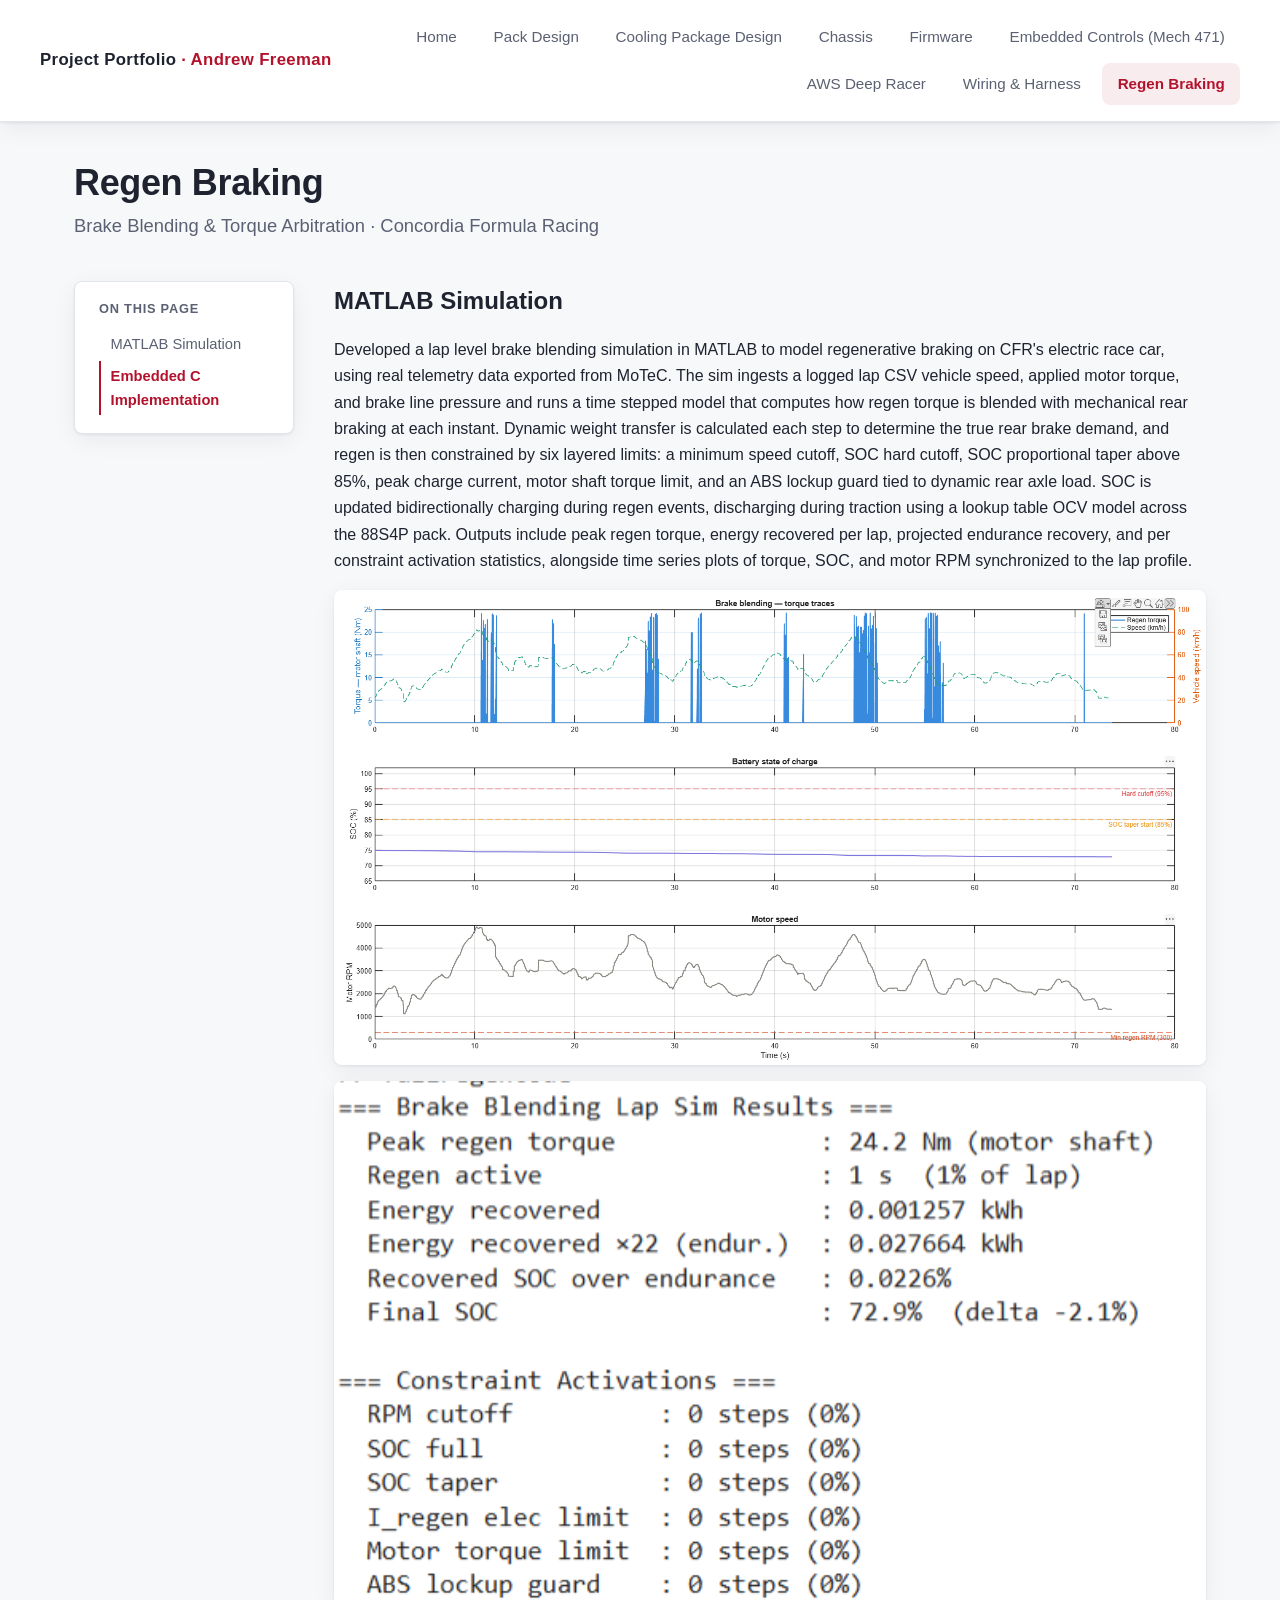
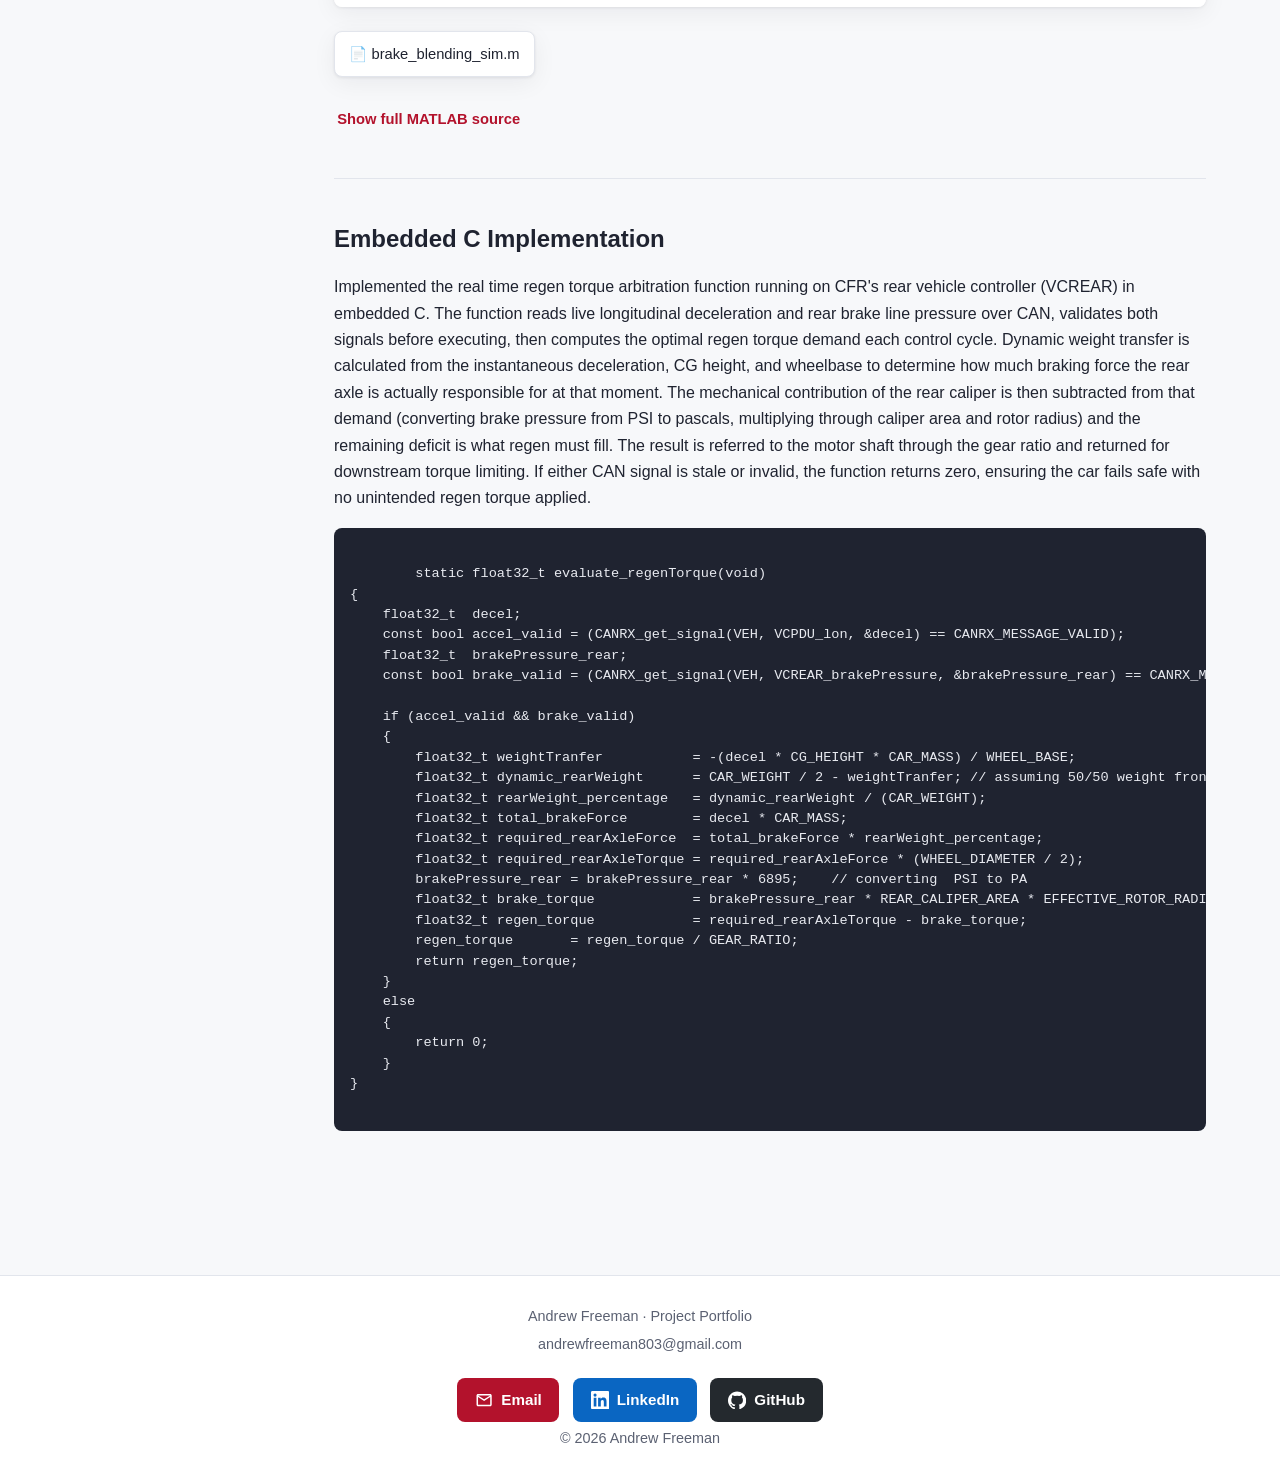
<file: regen-braking.html>
<!DOCTYPE html>
<html lang="en">
<head>
  <meta charset="UTF-8">
  <meta name="viewport" content="width=device-width, initial-scale=1.0">
  <title>Regen Braking · Andrew Freeman</title>
  <meta name="description" content="Regenerative braking for Concordia Formula Racing: MATLAB brake blending simulation and embedded C torque arbitration.">
  <link rel="icon" href="favicon.svg">
  <link rel="canonical" href="https://freeman803.github.io/regen-braking.html">
  <meta property="og:type" content="website">
  <meta property="og:title" content="Regen Braking · Andrew Freeman">
  <meta property="og:description" content="Regenerative braking for Concordia Formula Racing: MATLAB brake blending simulation and embedded C torque arbitration.">
  <meta property="og:url" content="https://freeman803.github.io/regen-braking.html">
  <meta property="og:image" content="https://freeman803.github.io/assets/images/regenBraking.png">
  <meta name="twitter:card" content="summary_large_image">
  <meta name="twitter:title" content="Regen Braking · Andrew Freeman">
  <meta name="twitter:description" content="Regenerative braking for Concordia Formula Racing: MATLAB brake blending simulation and embedded C torque arbitration.">
  <meta name="twitter:image" content="https://freeman803.github.io/assets/images/regenBraking.png">
  <link rel="stylesheet" href="css/style.css">
</head>
<body>
  <a class="skip-link" href="#main-content">Skip to content</a>
  <!-- ============ CANONICAL HEADER (copy to every page) ============ -->
  <header class="site-header">
    <div class="site-header__inner">
      <a class="site-title" href="index.html">Project Portfolio <span>· Andrew Freeman</span></a>
      <button class="nav-toggle" aria-label="Toggle navigation" aria-controls="primary-nav" aria-expanded="false">☰</button>
      <ul class="nav" id="primary-nav">
        <li><a href="index.html">Home</a></li>
        <li><a href="pack-design.html">Pack Design</a></li>
        <li><a href="cooling-package-design.html">Cooling Package Design</a></li>
        <li><a href="chassis.html">Chassis</a></li>
        <li><a href="firmware.html">Firmware</a></li>
        <li><a href="embedded-controls.html">Embedded Controls (Mech 471)</a></li>
        <li><a href="aws-deep-racer.html">AWS Deep Racer</a></li>
        <li><a href="wiring-harness.html">Wiring &amp; Harness</a></li>
        <li><a href="regen-braking.html" class="active" aria-current="page">Regen Braking</a></li>
      </ul>
    </div>
  </header>
  <!-- ============ /HEADER ============ -->

  <main class="has-toc" id="main-content">
    <h1 class="page-title">Regen Braking</h1>
    <p class="page-subtitle">Brake Blending &amp; Torque Arbitration · Concordia Formula Racing</p>

    <div class="page-layout">
    <nav class="toc" aria-label="On this page">
      <p class="toc__title">On this page</p>
      <ul>
        <li><a href="#matlab-sim">MATLAB Simulation</a></li>
        <li><a href="#embedded-c">Embedded C Implementation</a></li>
      </ul>
    </nav>

    <div class="page-content">
    <section class="section" id="matlab-sim">
      <h2>MATLAB Simulation</h2>
      <p>
        Developed a lap level brake blending simulation in MATLAB to model regenerative braking on CFR's electric race car, using real telemetry data exported from MoTeC. The sim ingests a logged lap CSV vehicle speed, applied motor torque, and brake line pressure  and runs a time stepped model that computes how regen torque is blended with mechanical rear braking at each instant. Dynamic weight transfer is calculated each step to determine the true rear brake demand, and regen is then constrained by six layered limits: a minimum speed cutoff, SOC hard cutoff, SOC proportional taper above 85%, peak charge current, motor shaft torque limit, and an ABS lockup guard tied to dynamic rear axle load. SOC is updated bidirectionally charging during regen events, discharging during traction using a lookup table OCV model across the 88S4P pack. Outputs include peak regen torque, energy recovered per lap, projected endurance recovery, and per constraint activation statistics, alongside time series plots of torque, SOC, and motor RPM synchronized to the lap profile.
      </p>
      <div class="image-grid image-grid--single">
        <img src="assets/images/regenBraking.png" alt="Regenerative braking system diagram" width="1622" height="883" loading="lazy">
        <img src="assets/images/screenshot-2026-06-22-233103_orig.png" alt="Brake-blending simulation output: regen torque, SOC, and motor RPM traces over the lap" width="547" height="330" loading="lazy">
      </div>
      <a class="download" href="assets/files/brake_blending_sim.m">📄 brake_blending_sim.m</a>
      <details class="code-details">
        <summary>Show full MATLAB source</summary>
        <pre class="code-block code-block--scroll"><code>%% Full sim — Brake Blending + Regen
%% ── USER PARAMS ──────────────────────────────────────────────────────────
INIT_SOC      = 75;     % %
BRAKE_BIAS    = 75;     % % front
file_path = 'data/lap_log.csv';   % MoTeC-exported lap log

%% ── VEHICLE / MOTOR CONSTANTS ────────────────────────────────────────────
KT            = 0.54;           % Nm/A_rms
KV            = 0.0319;         % Vrms/rpm
GEAR          = 4.6;
DTEFF         = 0.724;          % drivetrain efficiency
WHEEL_D       = 0.4064;         % m
CAR_MASS      = 285;            % kg (car + driver)
WB            = 1.543;          % m wheelbase
CG_H          = 0.321;          % m CG height
RPM2RAD       = 2*pi/60;
KPH2RPM       = 1000/(60*pi*WHEEL_D)*GEAR;
RPM2KPH       = KPH2RPM^-1;    % motor rpm -&gt; km/h
MIN_RPM_REGEN = (5 * KPH2RPM); % limits regen to 5 kph
kph2ms        = 0.277778;

%% ── BATTERY CONSTANTS ────────────────────────────────────────────────────
CELLS_S       = 88;
CELLS_P       = 4;
C_RATE        = 4.4;            % A/cell
I_MAX_REGEN   = 13.2 * CELLS_P; % A pack
CAP_AH        = 4.4 * CELLS_P;  % Ah pack
MAX_MOTOR_T   = 150;            % Nm motor shaft
pack_nominal_voltage = CELLS_S * 3.6;

%% ── SOC-OCV TABLE ────────────────────────────────────────────────────────
SOC_TBL = [10, 20, 30, 40, 50, 60, 70, 80, 90, 100];
OCV_TBL = [3.178, 3.37, 3.52, 3.62, 3.75, 3.84, 3.94, 4.05, 4.09, 4.20];

%% ── BRAKE SYSTEM ─────────────────────────────────────────────────────────
PSI2PA        = 6894.76;
FRONT_CAL_A   = 0.00090792;     % m^2
REAR_CAL_A    = 0.00045239;     % m^2
effective_rotor_Radius = 0.127; % meters

%% ── SIM PARAMETERS ───────────────────────────────────────────────────────
data = readtable(file_path);
N    = height(data);            % total rows in the table

%% ── PRE-ALLOCATE OUTPUTS ─────────────────────────────────────────────────
T_regen      = zeros(1,N);
T_mech       = zeros(1,N);
soc_vec      = zeros(1,N);
rpm_vec      = zeros(1,N);
timestamp    = zeros(1,N);
motec_brakepres = zeros(1,N);

% constraint hit counters
cnt_rpm_cut  = 0;
cnt_soc_full = 0;
cnt_soc_taper= 0;
cnt_elec_lim = 0;
cnt_motor_lim= 0;
cnt_abs_guard= 0;

soc        = INIT_SOC;
mech_t_axle = 0;

%% ── LOAD REAL LAP DATA ───────────────────────────────────────────────────
[speed_kph, applied_motor_torque, timestamp, motec_brakepres, dt] = ...
    gen_lap_profileMatlab(N, file_path);

t = (0:N-1)*dt;   % time vector

%% ── SIM LOOP ─────────────────────────────────────────────────────────────
for i = 1:N
    v_kph  = speed_kph(i);
    if i &gt; 1
        v_prev = speed_kph(i-1);
    else
        v_prev = v_kph;
    end

    decel_    = max(0, ((v_prev - v_kph)*kph2ms) / dt);  % m/s^2
    motor_rpm = v_kph * KPH2RPM;
    omega     = motor_rpm * RPM2RAD;                      % rad/s
    pack_ocv  = soc2ocv(soc, SOC_TBL, OCV_TBL, CELLS_S);

    regen_t      = 0;
    mech_t_rotor = 0;
    mech_t_axle  = 0;

    is_braking = (motec_brakepres(i) &gt; 25) &amp;&amp; (v_kph &gt; 0.5);

    if is_braking
        %% Dynamic weight transfer
        car_weight    = CAR_MASS * 9.81;
        wt            = decel_ * CG_H * CAR_MASS / WB;
        w_rear_static = car_weight * 0.5;
        w_rear_dyn    = w_rear_static - wt;
        rear_pct      = w_rear_dyn / car_weight;

        total_brake_F    = decel_ * CAR_MASS;
        rear_brake_req_F = total_brake_F * rear_pct;   % N at tire contact

        %% Mechanical rear caliper contribution
        % Derive rear line pressure from the rear brake-force share
        front_brake_F = total_brake_F * (BRAKE_BIAS/100);
        front_pres    = front_brake_F / FRONT_CAL_A;           % Pa
        rear_pres     = (total_brake_F * (1 - BRAKE_BIAS/100)) / REAR_CAL_A;
        mech_t_axle   = rear_pres * REAR_CAL_A * effective_rotor_Radius; % Nm at wheel

        axel_T_req    = rear_brake_req_F * (WHEEL_D/2);        % Nm at wheel
        mech_t_rotor  = axel_T_req;

        %% Regen fills the remaining rear-axle braking deficit
        regen_deficit_axle = max(0, axel_T_req - mech_t_axle);
        cRegen_T           = (regen_deficit_axle / GEAR) / DTEFF; % Nm motor shaft

        %% CONSTRAINT 1: RPM cutoff
        if motor_rpm &lt; MIN_RPM_REGEN
            cRegen_T    = 0;
            cnt_rpm_cut = cnt_rpm_cut + 1;
        end

        %% CONSTRAINT 2: SOC full hard cutoff
        if cRegen_T &gt; 0 &amp;&amp; soc &gt;= 90
            cRegen_T     = 0;
            cnt_soc_full = cnt_soc_full + 1;
        end

        %% CONSTRAINT 3 &amp; 4: SOC taper + I_regen electrical limit
        if cRegen_T &gt; 0
            i_lim = max_charge_amps(soc, I_MAX_REGEN, C_RATE, CELLS_P);
            if soc &gt; 80
                cnt_soc_taper = cnt_soc_taper + 1;
            end
            p_lim      = i_lim * pack_ocv;   % W
            t_elec_max = 0;
            if omega &gt; 0
                t_elec_max = p_lim / omega;   % Nm motor shaft
            end
            if t_elec_max &lt; cRegen_T
                cRegen_T    = t_elec_max;
                cnt_elec_lim = cnt_elec_lim + 1;
            end
        end

        %% CONSTRAINT 5: Motor shaft torque limit
        if cRegen_T &gt; MAX_MOTOR_T &amp;&amp; cRegen_T &gt; 0
            cRegen_T      = MAX_MOTOR_T;
            cnt_motor_lim = cnt_motor_lim + 1;
        end

        %% CONSTRAINT 6: ABS lockup guard (cap total rear torque below lockup)
        lockup_rear_T    = axel_T_req * 1.10;
        current_total_T  = mech_t_axle + (cRegen_T * GEAR * DTEFF);
        if current_total_T &gt; lockup_rear_T &amp;&amp; cRegen_T &gt; 0
            cRegen_T      = max(0, (lockup_rear_T - mech_t_rotor) / (GEAR * DTEFF));
            cnt_abs_guard = cnt_abs_guard + 1;
        end

        regen_t = max(0, cRegen_T);

        %% SOC update — braking: regen charges, motor draw negligible
        regen_power = omega * regen_t;   % W
        if pack_ocv &gt; 0
            i_charge = regen_power / pack_ocv;
        else
            i_charge = 0;
        end
        d_soc = (i_charge * dt / 3600) / CAP_AH * 100;
        soc   = min(100, soc + d_soc);

    else
        %% SOC discharge during traction (motor draws from pack)
        if v_kph &gt; 0.5 &amp;&amp; applied_motor_torque(i) &gt; 0 &amp;&amp; omega &gt; 0
            if pack_ocv &gt; 0
                i_discharge = (omega * applied_motor_torque(i)) / pack_ocv;
            else
                i_discharge = 0;
            end
            d_soc = -(i_discharge * dt / 3600) / CAP_AH * 100;
            soc   = max(0, soc + d_soc);
        end
    end

    T_regen(i) = regen_t;
    T_mech(i)  = mech_t_axle / GEAR;   % referred to motor shaft for comparison
    soc_vec(i) = soc;
    rpm_vec(i) = motor_rpm;
end

%% ── SUMMARY STATS ────────────────────────────────────────────────────────
peak_regen   = max(T_regen);
active_steps = sum(T_regen &gt; 0.1);
active_pct   = active_steps / N * 100;
active_s     = active_steps * dt;

energy_J = 0;
for i = 1:N
    omega_i  = rpm_vec(i) * RPM2RAD;
    energy_J = energy_J + (T_regen(i) * omega_i * dt);
end
energy_kWh = energy_J / 3.6e6;
energy_kJ  = energy_J / 1000;

energy_Ah  = (energy_J / pack_nominal_voltage) / 3600;

final_soc  = soc_vec(end);
delta_soc  = final_soc - INIT_SOC;

fprintf('=== Brake Blending Lap Sim Results ===\n');
fprintf('  Peak regen torque              : %.1f Nm (motor shaft)\n', peak_regen);
fprintf('  Regen active                   : %.0f s  (%.0f%% of lap)\n', active_s, active_pct);
fprintf('  Energy recovered               : %.6f kWh\n', energy_kWh);
fprintf('  Energy recovered ×22 (endur.)  : %.6f kWh\n', energy_kWh*22);
fprintf('  Recovered SOC over endurance   : %.4f%%\n', (energy_Ah/CAP_AH)*100);
fprintf('  Final SOC                      : %.1f%%  (delta %.1f%%)\n', final_soc, delta_soc);
fprintf('\n=== Constraint Activations ===\n');
fprintf('  RPM cutoff          : %d steps (%.0f%%)\n', cnt_rpm_cut,   cnt_rpm_cut/N*100);
fprintf('  SOC full            : %d steps (%.0f%%)\n', cnt_soc_full,  cnt_soc_full/N*100);
fprintf('  SOC taper           : %d steps (%.0f%%)\n', cnt_soc_taper, cnt_soc_taper/N*100);
fprintf('  I_regen elec limit  : %d steps (%.0f%%)\n', cnt_elec_lim,  cnt_elec_lim/N*100);
fprintf('  Motor torque limit  : %d steps (%.0f%%)\n', cnt_motor_lim, cnt_motor_lim/N*100);
fprintf('  ABS lockup guard    : %d steps (%.0f%%)\n', cnt_abs_guard, cnt_abs_guard/N*100);

%% ── PLOTS ────────────────────────────────────────────────────────────────
figure('Color','white','Position',[100 100 1100 700]);

% — Torque traces
ax1 = subplot(3,1,1);
yyaxis left
plot(t, T_regen, 'Color',[0.216 0.541 0.867], 'LineWidth',1.5); hold on;
ylabel('Torque — motor shaft (Nm)')
yyaxis right
plot(t, speed_kph, '--', 'Color',[0.114 0.620 0.459], 'LineWidth',1);
ylabel('Vehicle speed (km/h)')
legend('Regen torque','Speed (km/h)','Location','northeast','FontSize',9)
title('Brake blending — torque traces')
grid on; ax1.GridAlpha = 0.15;

% — SOC
ax2 = subplot(3,1,2);
plot(t, soc_vec, 'Color',[0.498 0.467 0.867], 'LineWidth',1.5); hold on;
yline(85, '--', 'SOC taper start (85%)', 'Color',[0.937 0.624 0.153], ...
      'FontSize',9, 'LabelVerticalAlignment','bottom');
yline(95, '--', 'Hard cutoff (95%)',      'Color',[0.886 0.294 0.290], ...
      'FontSize',9, 'LabelVerticalAlignment','bottom');
ylabel('SOC (%)')
ylim([max(0, INIT_SOC-10) 102])
title('Battery state of charge')
grid on; ax2.GridAlpha = 0.15;

% — Motor RPM
ax3 = subplot(3,1,3);
plot(t, rpm_vec, 'Color',[0.533 0.533 0.500], 'LineWidth',1.5); hold on;
yline(MIN_RPM_REGEN, '--', sprintf('Min regen RPM (%d)', round(MIN_RPM_REGEN)), ...
      'Color',[0.847 0.353 0.188], 'FontSize',9, 'LabelVerticalAlignment','bottom');
ylabel('Motor RPM')
xlabel('Time (s)')
title('Motor speed')
grid on; ax3.GridAlpha = 0.15;

linkaxes([ax1 ax2 ax3], 'x');

%% ════════════════════════════════════════════════════════════════════════
%% LOCAL FUNCTIONS
%% ════════════════════════════════════════════════════════════════════════

function [speed, applied_torque, timestamp, motecpres, dt] = gen_lap_profileMatlab(N, file_path)
    data          = readtable(file_path);
    raw_time      = data{:,4};
    raw_speed     = data{:,3};
    raw_torque    = data{:,5};
    raw_timestamp = data{:,1};
    raw_motecPres = data{:,6};
    raw_torque    = max(raw_torque, 0);

    % drop non-finite rows
    valid = isfinite(raw_time) &amp; isfinite(raw_speed) &amp; isfinite(raw_torque) ...
          &amp; isfinite(raw_timestamp) &amp; isfinite(raw_motecPres);
    raw_time      = raw_time(valid);
    raw_speed     = raw_speed(valid);
    raw_torque    = raw_torque(valid);
    raw_timestamp = raw_timestamp(valid);
    raw_motecPres = raw_motecPres(valid);

    % remove duplicate timestamps
    [raw_time, uid] = unique(raw_time);
    raw_speed     = raw_speed(uid);
    raw_torque    = raw_torque(uid);
    raw_timestamp = raw_timestamp(uid);
    raw_motecPres = raw_motecPres(uid);

    lap_time       = linspace(raw_time(1), raw_time(end), N);
    speed          = interp1(raw_time, raw_speed,     lap_time, 'pchip');
    applied_torque = interp1(raw_time, raw_torque,    lap_time, 'pchip');
    timestamp      = interp1(raw_time, raw_timestamp, lap_time, 'pchip');
    motecpres      = interp1(raw_time, raw_motecPres, lap_time, 'pchip');
    applied_torque = max(applied_torque, 0);
    dt             = (raw_time(end) - raw_time(1)) / (N - 1);
end

function ocv = soc2ocv(soc, soc_tbl, ocv_tbl, cells_s)
    cell_ocv = interp1(soc_tbl, ocv_tbl, soc, 'linear', 'extrap');
    ocv      = cell_ocv * cells_s;
end

function soc = ocv2soc(pack_ocv, soc_tbl, ocv_tbl, cells_s)
    cell_ocv = pack_ocv / cells_s;
    soc      = interp1(ocv_tbl, soc_tbl, cell_ocv, 'linear', 'extrap');
end

function amps = max_charge_amps(soc, i_max_regen, c_rate, cells_p)
    if soc &gt; 85
        amps = i_max_regen * (1 - (soc - 85) / 15);
    elseif soc &lt; 10
        amps = c_rate * cells_p;
    else
        amps = i_max_regen;
    end
    amps = max(0, amps);
end</code></pre>
      </details>
    </section>

    <section class="section" id="embedded-c">
      <h2>Embedded C Implementation</h2>
      <p>
Implemented the real time regen torque arbitration function running on CFR's rear vehicle controller (VCREAR) in embedded C. The function reads live longitudinal deceleration and rear brake line pressure over CAN, validates both signals before executing, then computes the optimal regen torque demand each control cycle. Dynamic weight transfer is calculated from the instantaneous deceleration, CG height, and wheelbase to determine how much braking force the rear axle is actually responsible for at that moment. The mechanical contribution of the rear caliper is then subtracted from that demand (converting brake pressure from PSI to pascals, multiplying through caliper area and rotor radius) and the remaining deficit is what regen must fill. The result is referred to the motor shaft through the gear ratio and returned for downstream torque limiting. If either CAN signal is stale or invalid, the function returns zero, ensuring the car fails safe with no unintended regen torque applied.
      </p>
      <pre class="code-block"><code>
        static float32_t evaluate_regenTorque(void)
{
    float32_t  decel;
    const bool accel_valid = (CANRX_get_signal(VEH, VCPDU_lon, &decel) == CANRX_MESSAGE_VALID);
    float32_t  brakePressure_rear;
    const bool brake_valid = (CANRX_get_signal(VEH, VCREAR_brakePressure, &brakePressure_rear) == CANRX_MESSAGE_VALID);

    if (accel_valid && brake_valid)
    {
        float32_t weightTranfer           = -(decel * CG_HEIGHT * CAR_MASS) / WHEEL_BASE;
        float32_t dynamic_rearWeight      = CAR_WEIGHT / 2 - weightTranfer; // assuming 50/50 weight front/rear
        float32_t rearWeight_percentage   = dynamic_rearWeight / (CAR_WEIGHT);
        float32_t total_brakeForce        = decel * CAR_MASS;
        float32_t required_rearAxleForce  = total_brakeForce * rearWeight_percentage;
        float32_t required_rearAxleTorque = required_rearAxleForce * (WHEEL_DIAMETER / 2);
        brakePressure_rear = brakePressure_rear * 6895;    // converting  PSI to PA
        float32_t brake_torque            = brakePressure_rear * REAR_CALIPER_AREA * EFFECTIVE_ROTOR_RADIUS;
        float32_t regen_torque            = required_rearAxleTorque - brake_torque;
        regen_torque       = regen_torque / GEAR_RATIO;
        return regen_torque;
    }
    else
    {
        return 0;
    }
}
      </code></pre>
    </section>
    </div>
    </div>
  </main>

  <!-- ============ CANONICAL FOOTER (copy to every page) ============ -->
  <footer class="site-footer">
    <p>Andrew Freeman · Project Portfolio</p>
    <p>andrewfreeman803@gmail.com</p>
    <p><a class="btn btn-email" href="mailto:andrewfreeman803@gmail.com"><svg viewBox="0 0 24 24" aria-hidden="true" focusable="false"><path d="M22 6c0-1.1-.9-2-2-2H4c-1.1 0-2 .9-2 2v12c0 1.1.9 2 2 2h16c1.1 0 2-.9 2-2V6zm-2 0l-8 5-8-5h16zm0 12H4V8l8 5 8-5v10z"/></svg>Email</a></p>
    <p><a class="btn btn-linkedin" href="https://www.linkedin.com/in/andrew-freeman-411437264" target="_blank" rel="noopener" aria-label="LinkedIn"><svg viewBox="0 0 24 24" aria-hidden="true" focusable="false"><path d="M20.45 20.45h-3.56v-5.57c0-1.33-.02-3.04-1.85-3.04-1.85 0-2.14 1.45-2.14 2.94v5.67H9.34V9h3.41v1.56h.05c.48-.9 1.64-1.85 3.37-1.85 3.6 0 4.27 2.37 4.27 5.46v6.28zM5.34 7.43a2.06 2.06 0 110-4.13 2.06 2.06 0 010 4.13zM7.12 20.45H3.56V9h3.56v11.45zM22.22 0H1.77C.79 0 0 .77 0 1.72v20.56C0 23.23.79 24 1.77 24h20.45c.98 0 1.78-.77 1.78-1.72V1.72C24 .77 23.2 0 22.22 0z"/></svg>LinkedIn</a></p>
    <p><a class="btn btn-github" href="https://github.com/freeman803" target="_blank" rel="noopener" aria-label="GitHub"><svg viewBox="0 0 24 24" aria-hidden="true" focusable="false"><path d="M12 .5C5.37.5 0 5.87 0 12.5c0 5.3 3.44 9.8 8.21 11.39.6.11.82-.26.82-.58 0-.29-.01-1.04-.02-2.05-3.34.73-4.04-1.61-4.04-1.61-.55-1.39-1.34-1.76-1.34-1.76-1.09-.75.08-.73.08-.73 1.2.08 1.84 1.24 1.84 1.24 1.07 1.83 2.81 1.3 3.5.99.11-.78.42-1.3.76-1.6-2.67-.3-5.47-1.33-5.47-5.93 0-1.31.47-2.38 1.24-3.22-.12-.3-.54-1.52.12-3.18 0 0 1.01-.32 3.3 1.23a11.5 11.5 0 016 0c2.29-1.55 3.3-1.23 3.3-1.23.66 1.66.24 2.88.12 3.18.77.84 1.24 1.91 1.24 3.22 0 4.61-2.8 5.63-5.48 5.92.43.37.81 1.1.81 2.22 0 1.6-.01 2.9-.01 3.29 0 .32.21.7.82.58A12.01 12.01 0 0024 12.5C24 5.87 18.63.5 12 .5z"/></svg>GitHub</a></p>
    <p>&copy; 2026 Andrew Freeman</p>
  </footer>
  <!-- ============ /FOOTER ============ -->

  <script src="js/nav.js"></script>
</body>
</html>
</file>
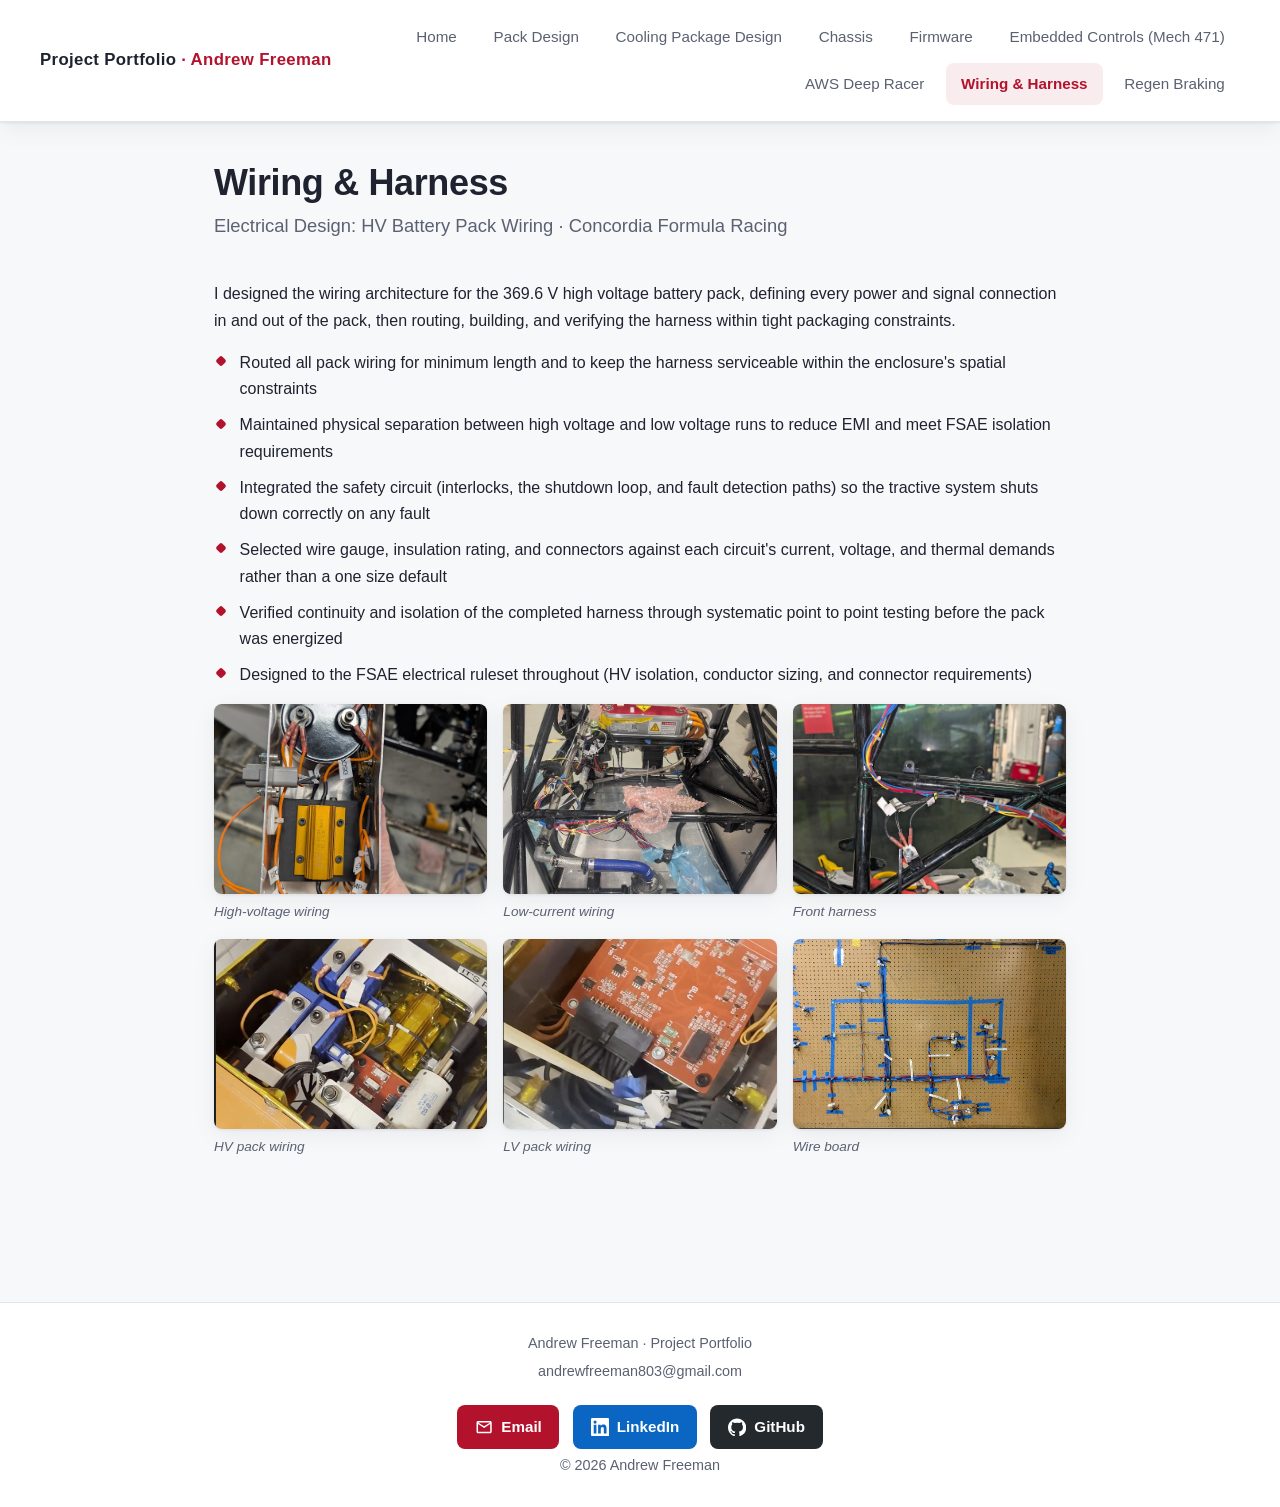
<file: wiring-harness.html>
<!DOCTYPE html>
<html lang="en">
<head>
  <meta charset="UTF-8">
  <meta name="viewport" content="width=device-width, initial-scale=1.0">
  <title>Wiring &amp; Harness · Andrew Freeman</title>
  <meta name="description" content="High voltage battery pack wiring architecture for Concordia Formula Racing: routing, safety circuits, and harness manufacturing.">
  <link rel="icon" href="favicon.svg">
  <link rel="canonical" href="https://freeman803.github.io/wiring-harness.html">
  <meta property="og:type" content="website">
  <meta property="og:title" content="Wiring &amp; Harness · Andrew Freeman">
  <meta property="og:description" content="High voltage battery pack wiring architecture for Concordia Formula Racing: routing, safety circuits, and harness manufacturing.">
  <meta property="og:url" content="https://freeman803.github.io/wiring-harness.html">
  <meta property="og:image" content="https://freeman803.github.io/assets/images/Profile1.jpg">
  <meta name="twitter:card" content="summary_large_image">
  <meta name="twitter:title" content="Wiring &amp; Harness · Andrew Freeman">
  <meta name="twitter:description" content="High voltage battery pack wiring architecture for Concordia Formula Racing: routing, safety circuits, and harness manufacturing.">
  <meta name="twitter:image" content="https://freeman803.github.io/assets/images/Profile1.jpg">
  <link rel="stylesheet" href="css/style.css">
</head>
<body>
  <a class="skip-link" href="#main-content">Skip to content</a>
  <!-- ============ CANONICAL HEADER (copy to every page) ============ -->
  <header class="site-header">
    <div class="site-header__inner">
      <a class="site-title" href="index.html">Project Portfolio <span>· Andrew Freeman</span></a>
      <button class="nav-toggle" aria-label="Toggle navigation" aria-controls="primary-nav" aria-expanded="false">☰</button>
      <ul class="nav" id="primary-nav">
        <li><a href="index.html">Home</a></li>
        <li><a href="pack-design.html">Pack Design</a></li>
        <li><a href="cooling-package-design.html">Cooling Package Design</a></li>
        <li><a href="chassis.html">Chassis</a></li>
        <li><a href="firmware.html">Firmware</a></li>
        <li><a href="embedded-controls.html">Embedded Controls (Mech 471)</a></li>
        <li><a href="aws-deep-racer.html">AWS Deep Racer</a></li>
        <li><a href="wiring-harness.html" class="active" aria-current="page">Wiring &amp; Harness</a></li>
        <li><a href="regen-braking.html">Regen Braking</a></li>
      </ul>
    </div>
  </header>
  <!-- ============ /HEADER ============ -->

  <main id="main-content">
    <h1 class="page-title">Wiring &amp; Harness</h1>
    <p class="page-subtitle">Electrical Design: HV Battery Pack Wiring · Concordia Formula Racing</p>

    <section class="section">
      <p>
        I designed the wiring architecture for the 369.6 V high voltage battery pack,
        defining every power and signal connection in and out of the pack, then routing,
        building, and verifying the harness within tight packaging constraints.
      </p>
      <ul class="bullet-list">
        <li>Routed all pack wiring for minimum length and to keep the harness serviceable within the enclosure's spatial constraints</li>
        <li>Maintained physical separation between high voltage and low voltage runs to reduce EMI and meet FSAE isolation requirements</li>
        <li>Integrated the safety circuit (interlocks, the shutdown loop, and fault detection paths) so the tractive system shuts down correctly on any fault</li>
        <li>Selected wire gauge, insulation rating, and connectors against each circuit's current, voltage, and thermal demands rather than a one size default</li>
        <li>Verified continuity and isolation of the completed harness through systematic point to point testing before the pack was energized</li>
        <li>Designed to the FSAE electrical ruleset throughout (HV isolation, conductor sizing, and connector requirements)</li>
      </ul>
      <div class="figure-grid">
        <figure>
          <img src="assets/images/High_Voltage_wiring.jpg" alt="High-voltage wiring diagram for the tractive system" loading="lazy">
          <figcaption>High-voltage wiring</figcaption>
        </figure>
        <figure>
          <img src="assets/images/LowCurrent.jpg" alt="Low-current / low-voltage signal wiring diagram" loading="lazy">
          <figcaption>Low-current wiring</figcaption>
        </figure>
        <figure>
          <img src="assets/images/Front_Harness.jpg" alt="Front harness layout and routing" loading="lazy">
          <figcaption>Front harness</figcaption>
        </figure>
        <figure>
          <img src="assets/images/HV_PACK_WIRING.png" alt="High-voltage wiring inside the battery pack" loading="lazy">
          <figcaption>HV pack wiring</figcaption>
        </figure>
        <figure>
          <img src="assets/images/LV_PACK_WIRING.png" alt="Low-voltage wiring inside the battery pack" loading="lazy">
          <figcaption>LV pack wiring</figcaption>
        </figure>
        <figure>
          <img src="assets/images/Wire_board.png" alt="Wiring board layout for the harness" loading="lazy">
          <figcaption>Wire board</figcaption>
        </figure>
      </div>
    </section>
  </main>

  <!-- ============ CANONICAL FOOTER (copy to every page) ============ -->
  <footer class="site-footer">
    <p>Andrew Freeman · Project Portfolio</p>
    <p>andrewfreeman803@gmail.com</p>
    <p><a class="btn btn-email" href="mailto:andrewfreeman803@gmail.com"><svg viewBox="0 0 24 24" aria-hidden="true" focusable="false"><path d="M22 6c0-1.1-.9-2-2-2H4c-1.1 0-2 .9-2 2v12c0 1.1.9 2 2 2h16c1.1 0 2-.9 2-2V6zm-2 0l-8 5-8-5h16zm0 12H4V8l8 5 8-5v10z"/></svg>Email</a></p>
    <p><a class="btn btn-linkedin" href="https://www.linkedin.com/in/andrew-freeman-411437264" target="_blank" rel="noopener" aria-label="LinkedIn"><svg viewBox="0 0 24 24" aria-hidden="true" focusable="false"><path d="M20.45 20.45h-3.56v-5.57c0-1.33-.02-3.04-1.85-3.04-1.85 0-2.14 1.45-2.14 2.94v5.67H9.34V9h3.41v1.56h.05c.48-.9 1.64-1.85 3.37-1.85 3.6 0 4.27 2.37 4.27 5.46v6.28zM5.34 7.43a2.06 2.06 0 110-4.13 2.06 2.06 0 010 4.13zM7.12 20.45H3.56V9h3.56v11.45zM22.22 0H1.77C.79 0 0 .77 0 1.72v20.56C0 23.23.79 24 1.77 24h20.45c.98 0 1.78-.77 1.78-1.72V1.72C24 .77 23.2 0 22.22 0z"/></svg>LinkedIn</a></p>
    <p><a class="btn btn-github" href="https://github.com/freeman803" target="_blank" rel="noopener" aria-label="GitHub"><svg viewBox="0 0 24 24" aria-hidden="true" focusable="false"><path d="M12 .5C5.37.5 0 5.87 0 12.5c0 5.3 3.44 9.8 8.21 11.39.6.11.82-.26.82-.58 0-.29-.01-1.04-.02-2.05-3.34.73-4.04-1.61-4.04-1.61-.55-1.39-1.34-1.76-1.34-1.76-1.09-.75.08-.73.08-.73 1.2.08 1.84 1.24 1.84 1.24 1.07 1.83 2.81 1.3 3.5.99.11-.78.42-1.3.76-1.6-2.67-.3-5.47-1.33-5.47-5.93 0-1.31.47-2.38 1.24-3.22-.12-.3-.54-1.52.12-3.18 0 0 1.01-.32 3.3 1.23a11.5 11.5 0 016 0c2.29-1.55 3.3-1.23 3.3-1.23.66 1.66.24 2.88.12 3.18.77.84 1.24 1.91 1.24 3.22 0 4.61-2.8 5.63-5.48 5.92.43.37.81 1.1.81 2.22 0 1.6-.01 2.9-.01 3.29 0 .32.21.7.82.58A12.01 12.01 0 0024 12.5C24 5.87 18.63.5 12 .5z"/></svg>GitHub</a></p>
    <p>&copy; 2026 Andrew Freeman</p>
  </footer>
  <!-- ============ /FOOTER ============ -->

  <script src="js/nav.js"></script>
</body>
</html>
</file>
<file: css/style.css>
:root {
  --color-bg: #f7f8fa;
  --color-surface: #ffffff;
  --color-text: #1f2330;
  --color-text-muted: #5b6172;
  --color-accent: #b3122c;
  --color-accent-dark: #8a0e22;
  --color-border: #e2e5ec;
  --color-code-bg: #1f2330;
  --color-code-text: #e8eaf0;

  --font-body: -apple-system, BlinkMacSystemFont, "Segoe UI", Roboto, Helvetica,
    Arial, sans-serif;
  --font-mono: "SF Mono", "Cascadia Code", Consolas, "Liberation Mono", Menlo,
    monospace;

  --content-max: 900px;
  --space-1: 0.5rem;
  --space-2: 1rem;
  --space-3: 1.5rem;
  --space-4: 2.5rem;
  --space-5: 4rem;
  --radius: 8px;
  --shadow: 0 1px 3px rgba(20, 23, 33, 0.08), 0 6px 24px rgba(20, 23, 33, 0.06);
}

*,
*::before,
*::after {
  box-sizing: border-box;
}

html {
  scroll-behavior: smooth;
}

body {
  margin: 0;
  font-family: var(--font-body);
  color: var(--color-text);
  background: var(--color-bg);
  line-height: 1.65;
  -webkit-font-smoothing: antialiased;
}

img {
  max-width: 100%;
  display: block;
}

a {
  color: var(--color-accent);
  text-decoration: none;
}

a:hover,
a:focus {
  text-decoration: underline;
}

/* Skip-to-content link: hidden until keyboard focus */
.skip-link {
  position: absolute;
  left: -9999px;
  top: 0;
  z-index: 1100;
  padding: 0.6rem 1rem;
  background: var(--color-accent);
  color: #fff;
  font-weight: 600;
  border-radius: 0 0 var(--radius) 0;
}

.skip-link:focus {
  left: 0;
  text-decoration: none;
}

.site-header {
  position: sticky;
  top: 0;
  z-index: 100;
  background: var(--color-surface);
  border-bottom: 1px solid var(--color-border);
  box-shadow: var(--shadow);
}

.site-header__inner {
  max-width: 1400px;
  margin: 0 auto;
  padding: var(--space-2) var(--space-4);
  display: flex;
  align-items: center;
  justify-content: space-between;
  gap: var(--space-4);
}

.site-title {
  font-size: 1.05rem;
  font-weight: 700;
  letter-spacing: 0.02em;
  color: var(--color-text);
  white-space: nowrap;
}

.site-title span {
  color: var(--color-accent);
}

.site-title:hover {
  text-decoration: none;
}

.nav-toggle {
  display: none;
  background: none;
  border: 1px solid var(--color-border);
  border-radius: var(--radius);
  padding: 0.4rem 0.6rem;
  font-size: 1.25rem;
  line-height: 1;
  cursor: pointer;
  color: var(--color-text);
}

.nav {
  display: flex;
  flex-wrap: wrap;
  justify-content: flex-end;
  gap: 0.4rem;
  list-style: none;
  margin: 0;
  padding: 0;
}

.nav a {
  display: block;
  padding: 0.5rem 0.95rem;
  border-radius: var(--radius);
  color: var(--color-text-muted);
  font-size: 0.95rem;
  font-weight: 500;
  white-space: nowrap;
}

.nav a:hover,
.nav a:focus {
  background: var(--color-bg);
  color: var(--color-text);
  text-decoration: none;
}

.nav a.active,
.nav a[aria-current="page"] {
  color: var(--color-accent);
  background: rgba(179, 18, 44, 0.08);
  font-weight: 600;
}

main {
  max-width: var(--content-max);
  margin: 0 auto;
  padding: var(--space-4) var(--space-3) var(--space-5);
}

/* Pages with a side table of contents get a wider shell so the sidebar
   sits beside the ~900px content column. */
main.has-toc {
  max-width: 1180px;
}

.page-layout {
  display: grid;
  grid-template-columns: 220px 1fr;
  gap: var(--space-4);
  align-items: start;
}

.page-content {
  min-width: 0;
}

.page-title {
  font-size: 2.25rem;
  line-height: 1.15;
  margin: 0 0 var(--space-1);
  letter-spacing: -0.01em;
}

.page-subtitle {
  margin: 0 0 var(--space-4);
  color: var(--color-text-muted);
  font-size: 1.15rem;
  font-weight: 500;
}

/* Recruiter-facing meta line: location / grad date / availability / work auth */
.hero-meta {
  margin: calc(-1 * var(--space-3)) 0 var(--space-4);
  color: var(--color-text);
  font-size: 0.92rem;
  font-weight: 500;
}

.toc {
  background: var(--color-surface);
  border: 1px solid var(--color-border);
  border-radius: var(--radius);
  box-shadow: var(--shadow);
  padding: var(--space-2) var(--space-3);
  margin-bottom: var(--space-4);
}

.toc__title {
  margin: 0 0 var(--space-1);
  font-size: 0.8rem;
  font-weight: 700;
  text-transform: uppercase;
  letter-spacing: 0.06em;
  color: var(--color-text-muted);
}

.toc ul {
  list-style: none;
  margin: 0;
  padding: 0;
  columns: 2;
  column-gap: var(--space-4);
}

.toc li {
  margin: 0.15rem 0;
  break-inside: avoid;
}

.toc a {
  display: block;
  padding: 0.15rem 0 0.15rem 0.6rem;
  border-left: 2px solid transparent;
  color: var(--color-text-muted);
  font-size: 0.92rem;
}

.toc a:hover,
.toc a:focus {
  color: var(--color-accent);
  text-decoration: none;
}

.toc a.active {
  color: var(--color-accent);
  border-left-color: var(--color-accent);
  font-weight: 600;
}

/* In the side-by-side layout the TOC becomes a sticky sidebar that scrolls
   independently of the content. */
.page-layout .toc {
  position: sticky;
  top: 160px;
  margin-bottom: 0;
  max-height: calc(100vh - 180px);
  overflow: auto;
}

.page-layout .toc ul {
  columns: 1;
}

.section {
  margin-bottom: var(--space-4);
  padding-bottom: var(--space-3);
  border-bottom: 1px solid var(--color-border);
  scroll-margin-top: 84px;
}

.section:last-child {
  border-bottom: none;
}

.section h2 {
  font-size: 1.5rem;
  margin: 0 0 var(--space-1);
  color: var(--color-text);
}

.section h3 {
  font-size: 1.15rem;
  margin: var(--space-3) 0 var(--space-1);
  color: var(--color-accent-dark);
}

.bullet-list {
  margin: var(--space-2) 0;
  padding: 0;
  list-style: none;
}

.bullet-list li {
  position: relative;
  padding-left: 1.6rem;
  margin-bottom: 0.6rem;
}

.bullet-list li::before {
  content: "";
  position: absolute;
  left: 0.2rem;
  top: 0.7em;
  width: 0.5rem;
  height: 0.5rem;
  border-radius: 2px;
  background: var(--color-accent);
  transform: translateY(-50%) rotate(45deg);
}

.bullet-list ul {
  list-style: disc;
  margin: 0.4rem 0 0.2rem;
  padding-left: 1.2rem;
}

.bullet-list ul li {
  padding-left: 0.3rem;
  margin-bottom: 0.25rem;
  color: var(--color-text-muted);
  font-size: 0.95rem;
}

.bullet-list ul li::before {
  display: none;
}

.image-grid {
  display: grid;
  grid-template-columns: repeat(auto-fill, minmax(220px, 1fr));
  gap: var(--space-2);
  margin: var(--space-2) 0;
}

.image-grid img {
  width: 100%;
  height: auto;
  border-radius: var(--radius);
  box-shadow: var(--shadow);
  cursor: zoom-in;
}

.image-grid--single {
  grid-template-columns: 1fr;
}

/* Two images side by side, together spanning the full content width */
.image-grid--pair {
  grid-template-columns: 1fr 1fr;
}

.image-grid--gallery {
  grid-template-columns: repeat(auto-fill, minmax(180px, 1fr));
}

.image-grid--gallery img {
  height: 190px;
  object-fit: cover;
}

.figure-caption {
  margin: calc(-1 * var(--space-1)) 0 var(--space-2);
  font-size: 0.85rem;
  color: var(--color-text-muted);
  font-style: italic;
}

/* Grid of individually captioned figures */
.figure-grid {
  display: grid;
  grid-template-columns: repeat(auto-fill, minmax(220px, 1fr));
  gap: var(--space-2);
  margin: var(--space-2) 0;
}

.figure-grid figure {
  margin: 0;
}

.figure-grid img {
  width: 100%;
  height: 190px;
  object-fit: cover;
  border-radius: var(--radius);
  box-shadow: var(--shadow);
  cursor: zoom-in;
}

.figure-grid figcaption {
  margin-top: 0.4rem;
  font-size: 0.85rem;
  color: var(--color-text-muted);
  font-style: italic;
}

.image-placeholder {
  border: 2px dashed var(--color-border);
  border-radius: var(--radius);
  background: var(--color-surface);
  min-height: 150px;
  display: flex;
  align-items: center;
  justify-content: center;
  text-align: center;
  padding: var(--space-2);
  color: var(--color-text-muted);
  font-size: 0.85rem;
}

.image-placeholder--wide {
  min-height: 240px;
}

.image-placeholder::before {
  content: "🖼 ";
}

.lightbox {
  position: fixed;
  inset: 0;
  z-index: 1000;
  display: none;
  align-items: center;
  justify-content: center;
  padding: var(--space-3);
  background: rgba(0, 0, 0, 0.9);
}

.lightbox.open {
  display: flex;
}

.lightbox__img {
  max-width: 95vw;
  max-height: 92vh;
  width: auto;
  height: auto;
  object-fit: contain;
  border-radius: var(--radius);
  box-shadow: 0 10px 40px rgba(0, 0, 0, 0.5);
  cursor: zoom-out;
}

.lightbox__close {
  position: absolute;
  top: 0.75rem;
  right: 1.25rem;
  background: none;
  border: none;
  color: #fff;
  font-size: 2.75rem;
  line-height: 1;
  cursor: pointer;
}

.download {
  display: inline-flex;
  align-items: center;
  gap: 0.5rem;
  margin: var(--space-1) 0;
  padding: 0.6rem 0.9rem;
  background: var(--color-surface);
  border: 1px solid var(--color-border);
  border-radius: var(--radius);
  color: var(--color-text);
  font-size: 0.92rem;
  font-weight: 500;
  box-shadow: var(--shadow);
}

.download:hover,
.download:focus {
  border-color: var(--color-accent);
  color: var(--color-accent);
  text-decoration: none;
}

.btn {
  display: inline-block;
  padding: 0.6rem 1.1rem;
  background: var(--color-accent);
  color: #fff;
  border-radius: var(--radius);
  font-weight: 600;
  font-size: 0.95rem;
}

.btn:hover,
.btn:focus {
  background: var(--color-accent-dark);
  text-decoration: none;
}

.btn-linkedin {
  display: inline-flex;
  align-items: center;
  gap: 0.5rem;
  background: #0a66c2;
}

.btn-linkedin:hover,
.btn-linkedin:focus {
  background: #004182;
}

.btn-linkedin svg {
  width: 1.2em;
  height: 1.2em;
  fill: currentColor;
}

.btn-email {
  display: inline-flex;
  align-items: center;
  gap: 0.5rem;
}

.btn-email svg {
  width: 1.2em;
  height: 1.2em;
  fill: currentColor;
}

.btn-github {
  display: inline-flex;
  align-items: center;
  gap: 0.5rem;
  background: #24292e;
}

.btn-github:hover,
.btn-github:focus {
  background: #1b1f23;
}

.btn-github svg {
  width: 1.2em;
  height: 1.2em;
  fill: currentColor;
}

.code-block {
  background: var(--color-code-bg);
  color: var(--color-code-text);
  border-radius: var(--radius);
  padding: var(--space-2);
  overflow-x: auto;
  font-family: var(--font-mono);
  font-size: 0.85rem;
  line-height: 1.5;
  margin: var(--space-2) 0;
}

.code-block code {
  font-family: inherit;
  white-space: pre;
}

.code-block--scroll {
  max-height: 460px;
  overflow: auto;
  margin-top: 0;
}

.code-details {
  margin: var(--space-2) 0;
}

.code-details > summary {
  cursor: pointer;
  display: inline-block;
  padding: 0.4rem 0.2rem;
  color: var(--color-accent);
  font-weight: 600;
  font-size: 0.92rem;
}

.code-details > summary:hover {
  color: var(--color-accent-dark);
}

/* Hero actions (résumé / links row under the subtitle) */
.hero-actions {
  display: flex;
  flex-wrap: wrap;
  gap: var(--space-1);
  margin: 0 0 var(--space-4);
}

.btn-outline {
  background: transparent;
  color: var(--color-accent);
  border: 1px solid var(--color-accent);
}

.btn-outline:hover,
.btn-outline:focus {
  background: var(--color-accent);
  color: #fff;
}

/* Hero stat row — the headline metrics */
.stat-row {
  display: grid;
  grid-template-columns: repeat(auto-fit, minmax(150px, 1fr));
  gap: var(--space-2);
  margin: var(--space-4) 0;
}

.stat {
  background: var(--color-surface);
  border: 1px solid var(--color-border);
  border-radius: var(--radius);
  box-shadow: var(--shadow);
  padding: var(--space-2);
  text-align: center;
}

.stat__value {
  display: block;
  font-size: 1.45rem;
  font-weight: 700;
  color: var(--color-accent);
  line-height: 1.1;
}

.stat__label {
  display: block;
  margin-top: 0.35rem;
  font-size: 0.82rem;
  color: var(--color-text-muted);
}

/* Project cards on the homepage */
.card-grid {
  display: grid;
  grid-template-columns: repeat(auto-fill, minmax(240px, 1fr));
  gap: var(--space-2);
  margin: var(--space-2) 0 var(--space-4);
}

.card {
  display: block;
  background: var(--color-surface);
  border: 1px solid var(--color-border);
  border-radius: var(--radius);
  box-shadow: var(--shadow);
  padding: var(--space-3);
  color: var(--color-text);
  transition: transform 0.12s ease, border-color 0.12s ease;
}

.card:hover,
.card:focus {
  text-decoration: none;
  border-color: var(--color-accent);
  transform: translateY(-2px);
}

.card__title {
  margin: 0 0 0.3rem;
  font-size: 1.1rem;
  font-weight: 700;
  color: var(--color-text);
}

.card__title::after {
  content: " \2192";
  color: var(--color-accent);
}

.card__desc {
  margin: 0;
  font-size: 0.92rem;
  color: var(--color-text-muted);
}

/* Home split: Technical Skills and Selected Projects side by side */
.home-split {
  display: grid;
  grid-template-columns: 0.85fr 1.15fr;
  gap: var(--space-4);
  align-items: start;
}

.home-split .section {
  border-bottom: none;
  padding-bottom: 0;
}

/* In the narrow split column, stack each skill (label over items) */
.home-split .skills__row {
  grid-template-columns: 1fr;
  gap: 0.15rem;
  padding: 0.45rem 0;
}

/* Cards stack into a single column within their half */
.home-split .card-grid {
  grid-template-columns: 1fr;
}

@media (max-width: 820px) {
  .home-split {
    grid-template-columns: 1fr;
    gap: 0;
  }

  .home-split .skills__row {
    grid-template-columns: 170px 1fr;
    gap: var(--space-2);
  }
}

@media (max-width: 720px) {
  .home-split .skills__row {
    grid-template-columns: 1fr;
    gap: 0.2rem;
  }
}

/* Skills list (CV-style: category label + bullet-separated items) */
.skills__list {
  margin: var(--space-2) 0 0;
}

.skills__row {
  display: grid;
  grid-template-columns: 170px 1fr;
  gap: var(--space-2);
  padding: 0.55rem 0;
  border-bottom: 1px solid var(--color-border);
}

.skills__row:last-child {
  border-bottom: none;
}

.skills__cat {
  font-weight: 700;
  color: var(--color-accent-dark);
  font-size: 0.95rem;
}

.skills__items {
  color: var(--color-text);
  font-size: 0.95rem;
}

@media (max-width: 720px) {
  .skills__row {
    grid-template-columns: 1fr;
    gap: 0.2rem;
  }
}

/* Experience entries */
.experience {
  margin: var(--space-2) 0;
}

.experience__item {
  margin-bottom: var(--space-3);
}

.experience__head {
  display: flex;
  flex-wrap: wrap;
  align-items: baseline;
  justify-content: space-between;
  gap: 0.3rem 1rem;
}

.experience__role {
  margin: 0;
  font-size: 1.1rem;
  font-weight: 700;
  color: var(--color-text);
}

.experience__org {
  color: var(--color-accent);
}

.experience__dates {
  font-size: 0.88rem;
  color: var(--color-text-muted);
  white-space: nowrap;
}

.intro {
  display: grid;
  grid-template-columns: 1fr 220px;
  gap: var(--space-4);
  align-items: start;
}

.intro__photo {
  width: 100%;
  min-height: 260px;
  border-radius: var(--radius);
}

img.intro__photo {
  height: 400px;
  object-fit: cover;
  box-shadow: var(--shadow);
}

.site-footer {
  background: var(--color-surface);
  border-top: 1px solid var(--color-border);
  padding: var(--space-3);
  text-align: center;
  color: var(--color-text-muted);
  font-size: 0.9rem;
}

.site-footer a {
  font-weight: 600;
}

.site-footer p {
  margin: 0.3rem 0;
}

.site-footer .btn {
  margin-top: var(--space-1);
  color: #fff;
}

.site-footer .btn:hover,
.site-footer .btn:focus {
  text-decoration: none;
}

.site-footer p:has(.btn) {
  display: inline-block;
  margin: var(--space-1) 0.3rem 0;
}

/* Not enough room for a sidebar: fall back to the stacked TOC-on-top layout. */
@media (max-width: 1024px) {
  main.has-toc {
    max-width: var(--content-max);
  }

  .page-layout {
    display: block;
  }

  .page-layout .toc {
    position: static;
    max-height: none;
    overflow: visible;
    margin-bottom: var(--space-4);
  }

  .page-layout .toc ul {
    columns: 2;
  }
}

@media (max-width: 720px) {
  .nav-toggle {
    display: block;
  }

  .nav {
    display: none;
    flex-direction: column;
    width: 100%;
    margin-top: var(--space-2);
    flex-basis: 100%;
  }

  .nav.open {
    display: flex;
  }

  .site-header__inner {
    flex-wrap: wrap;
  }

  .nav a {
    padding: 0.6rem 0.7rem;
  }

  .intro {
    grid-template-columns: 1fr;
  }

  .page-title {
    font-size: 1.8rem;
  }

  .page-layout .toc ul {
    columns: 1;
  }
}
</file>
